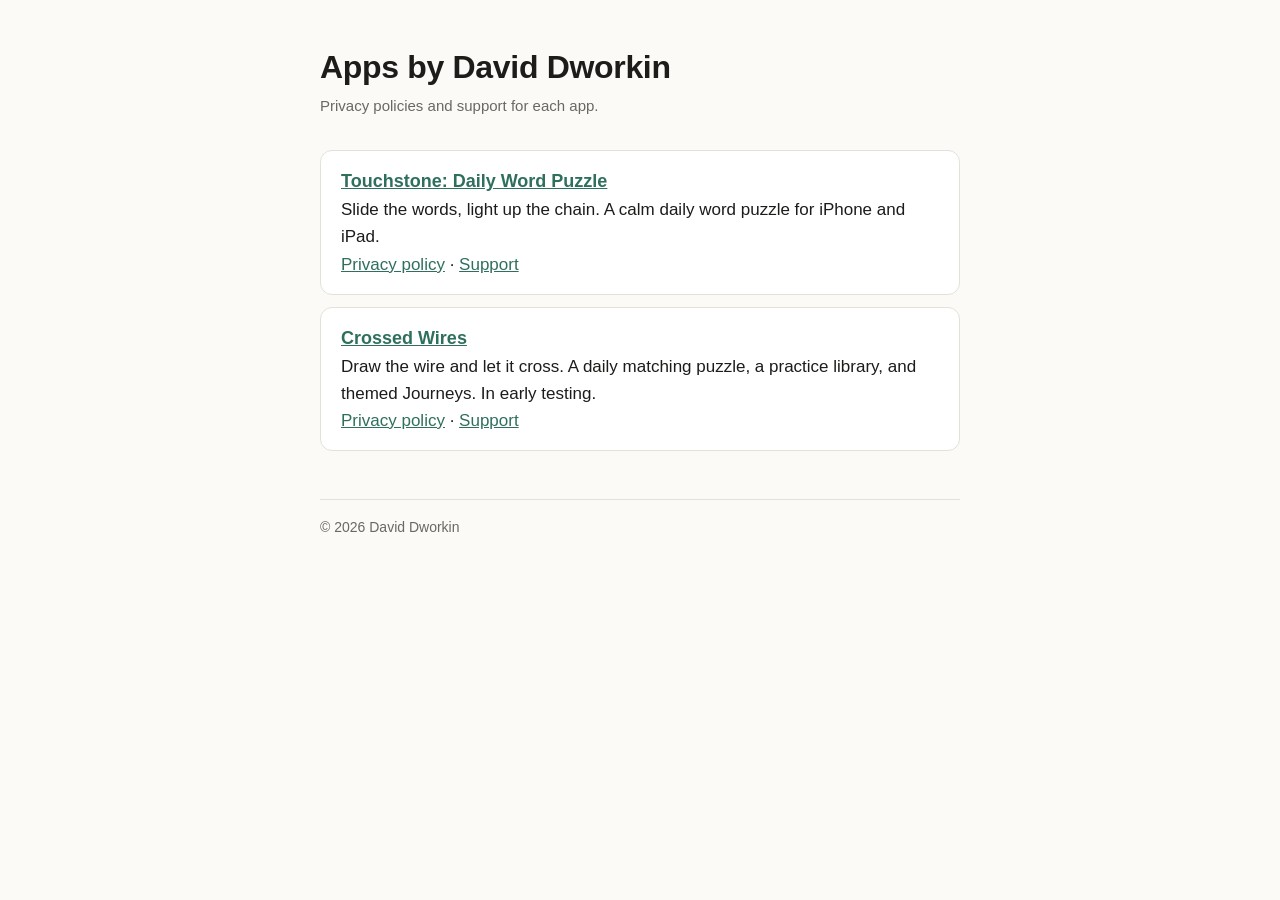
<file: index.html>
<!doctype html>
<html lang="en">
<head>
  <meta charset="utf-8">
  <meta name="viewport" content="width=device-width, initial-scale=1">
  <title>Apps by David Dworkin</title>
  <meta name="description" content="Privacy policies and support for apps by David Dworkin.">
  <link rel="stylesheet" href="/assets/site.css">
</head>
<body>
<main>
  <header>
    <h1>Apps by David Dworkin</h1>
    <p class="meta">Privacy policies and support for each app.</p>
  </header>

  <ul class="apps">
    <li>
      <strong><a href="/touchstone/">Touchstone: Daily Word Puzzle</a></strong>
      Slide the words, light up the chain. A calm daily word puzzle for iPhone and iPad.<br>
      <a href="/touchstone/privacy/">Privacy policy</a> · <a href="/touchstone/support/">Support</a>
    </li>
    <li>
      <strong><a href="/crossedwires/">Crossed Wires</a></strong>
      Draw the wire and let it cross. A daily matching puzzle, a practice library, and themed Journeys. In early testing.<br>
      <a href="/crossedwires/privacy/">Privacy policy</a> · <a href="/crossedwires/support/">Support</a>
    </li>
  </ul>

  <footer>© 2026 David Dworkin</footer>
</main>
</body>
</html>
</file>
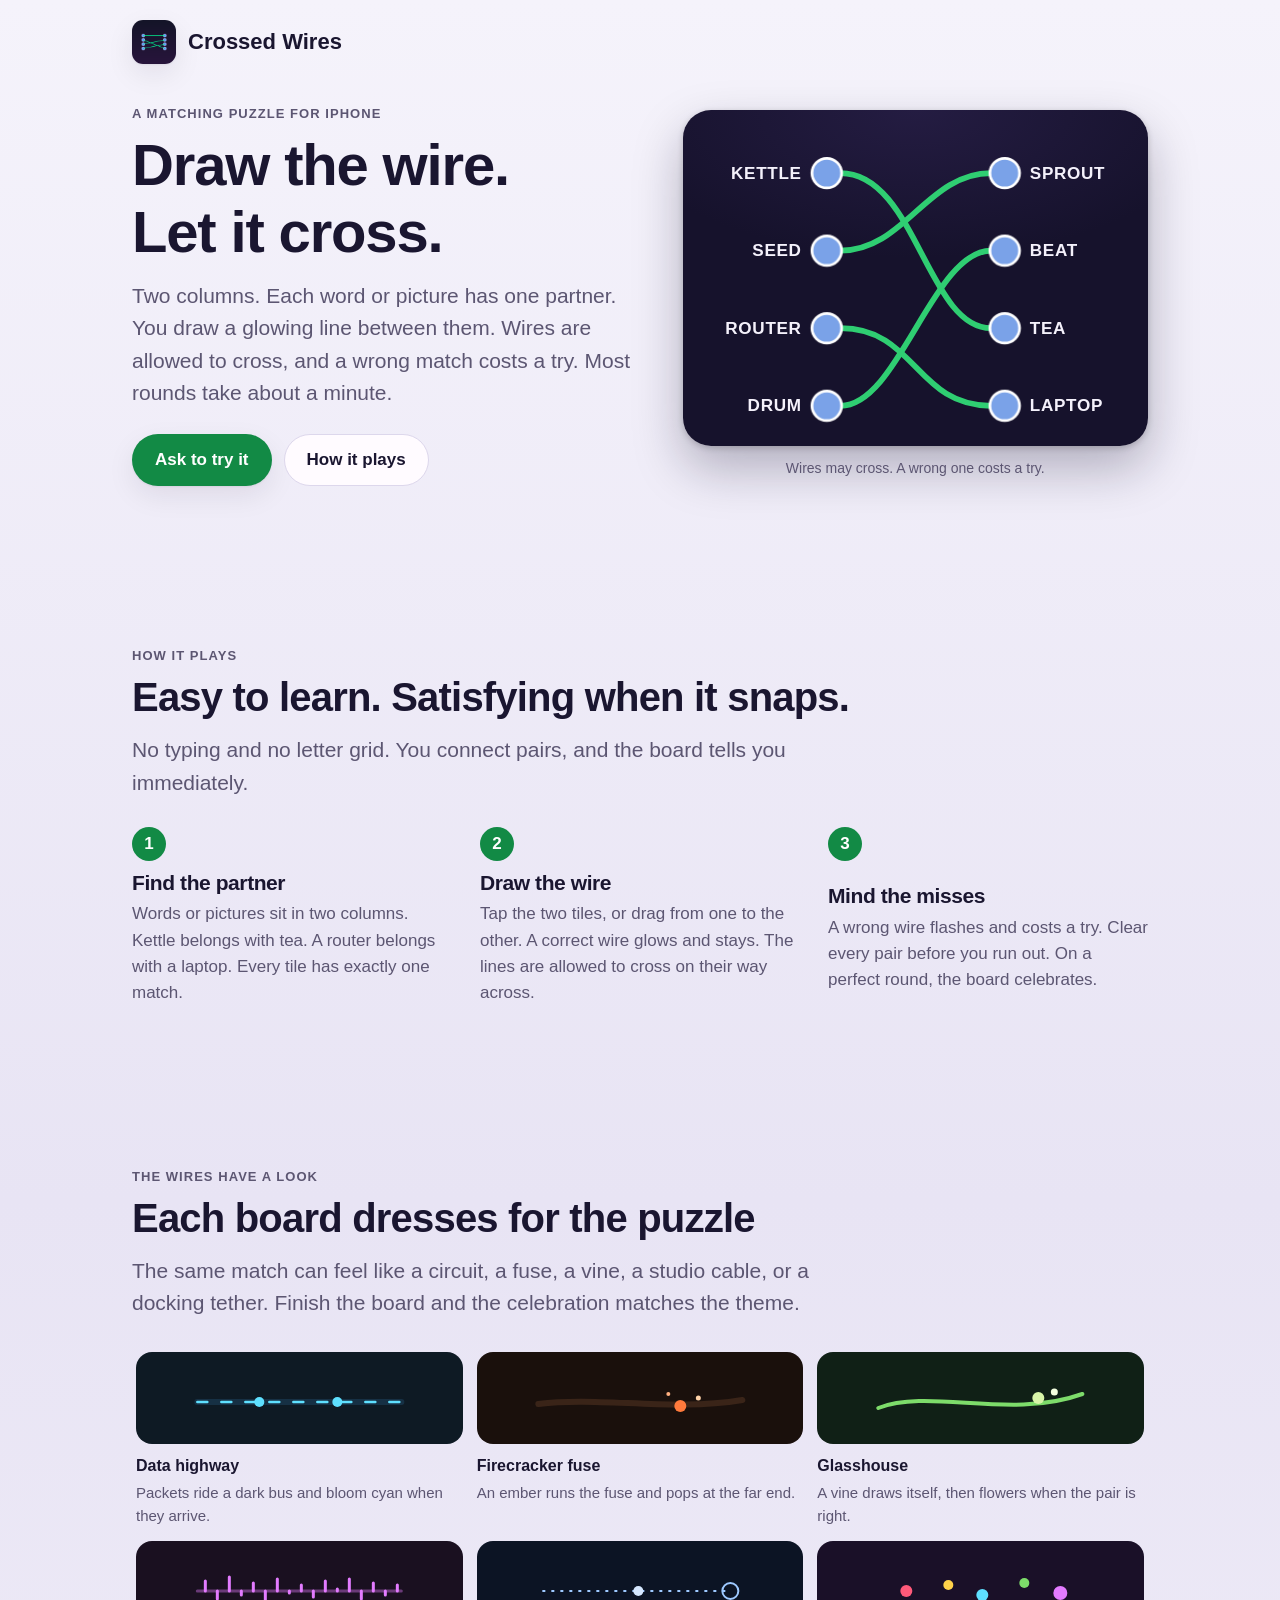
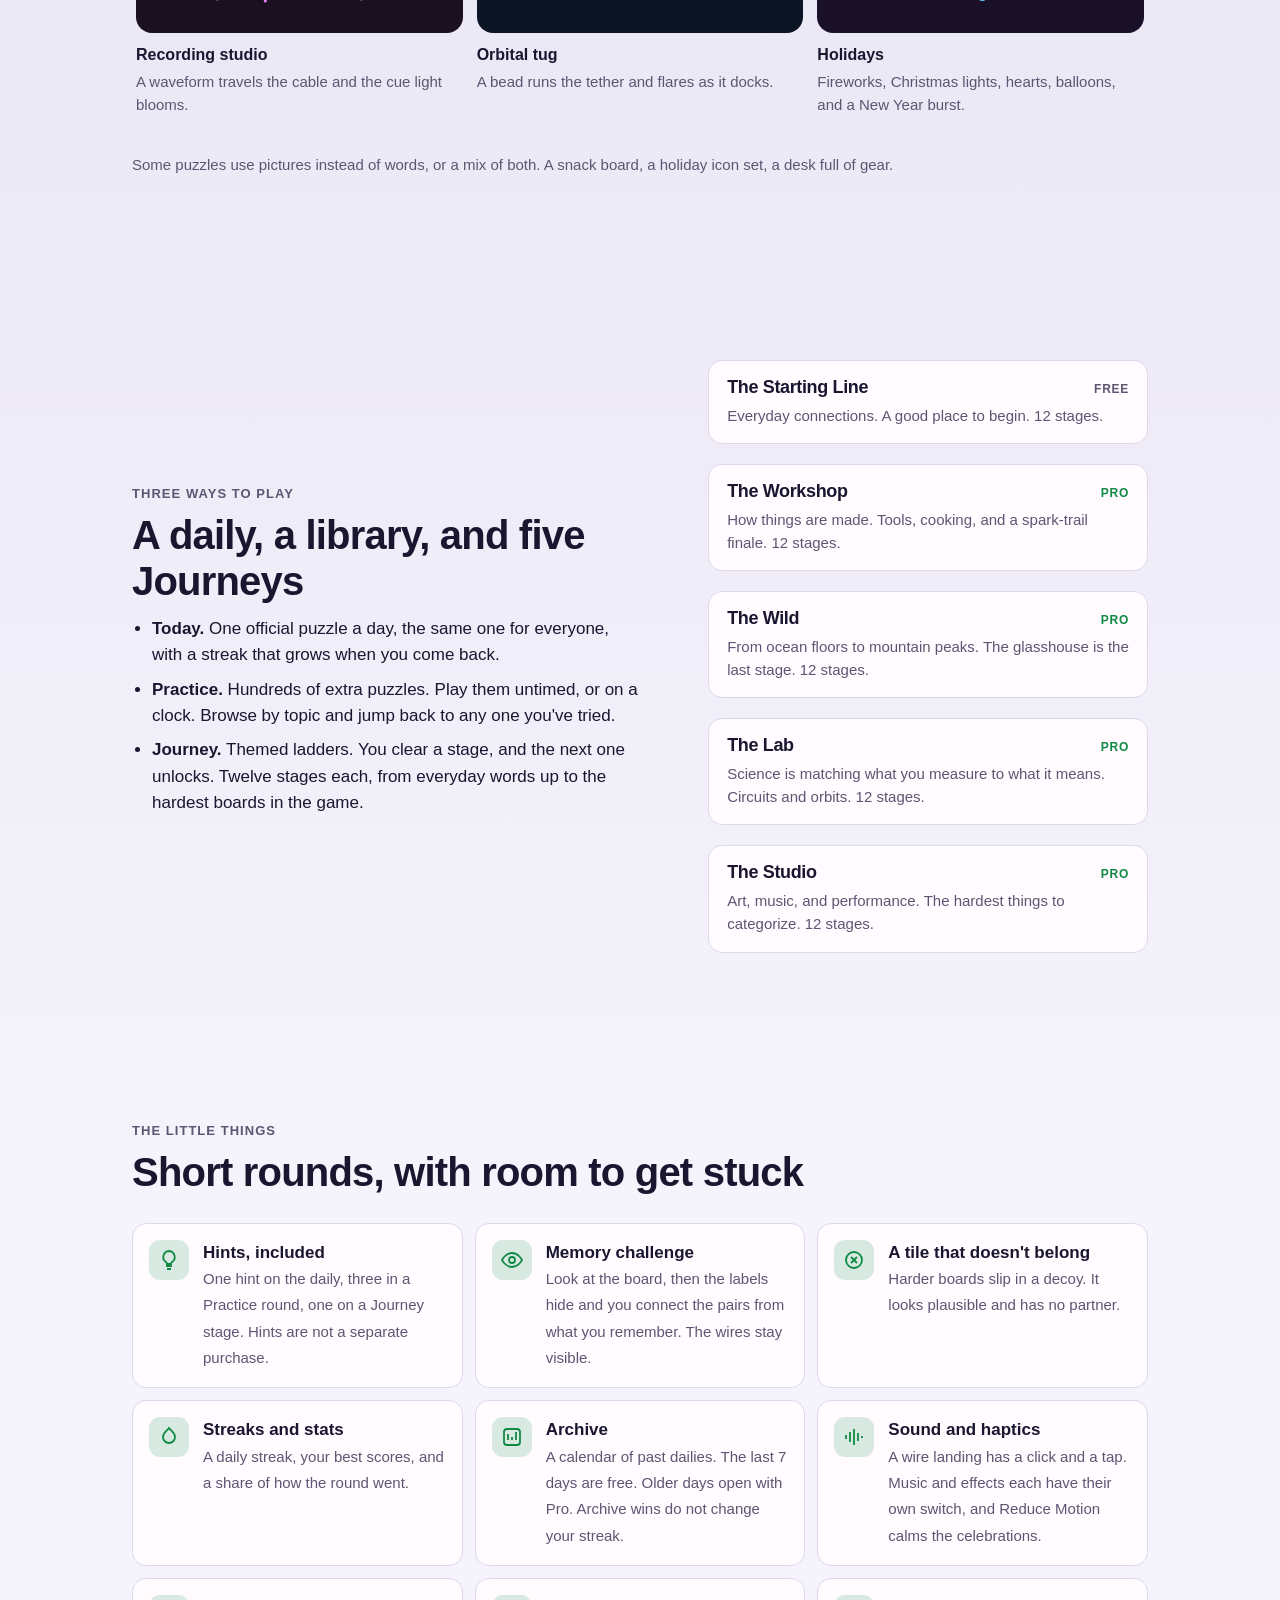
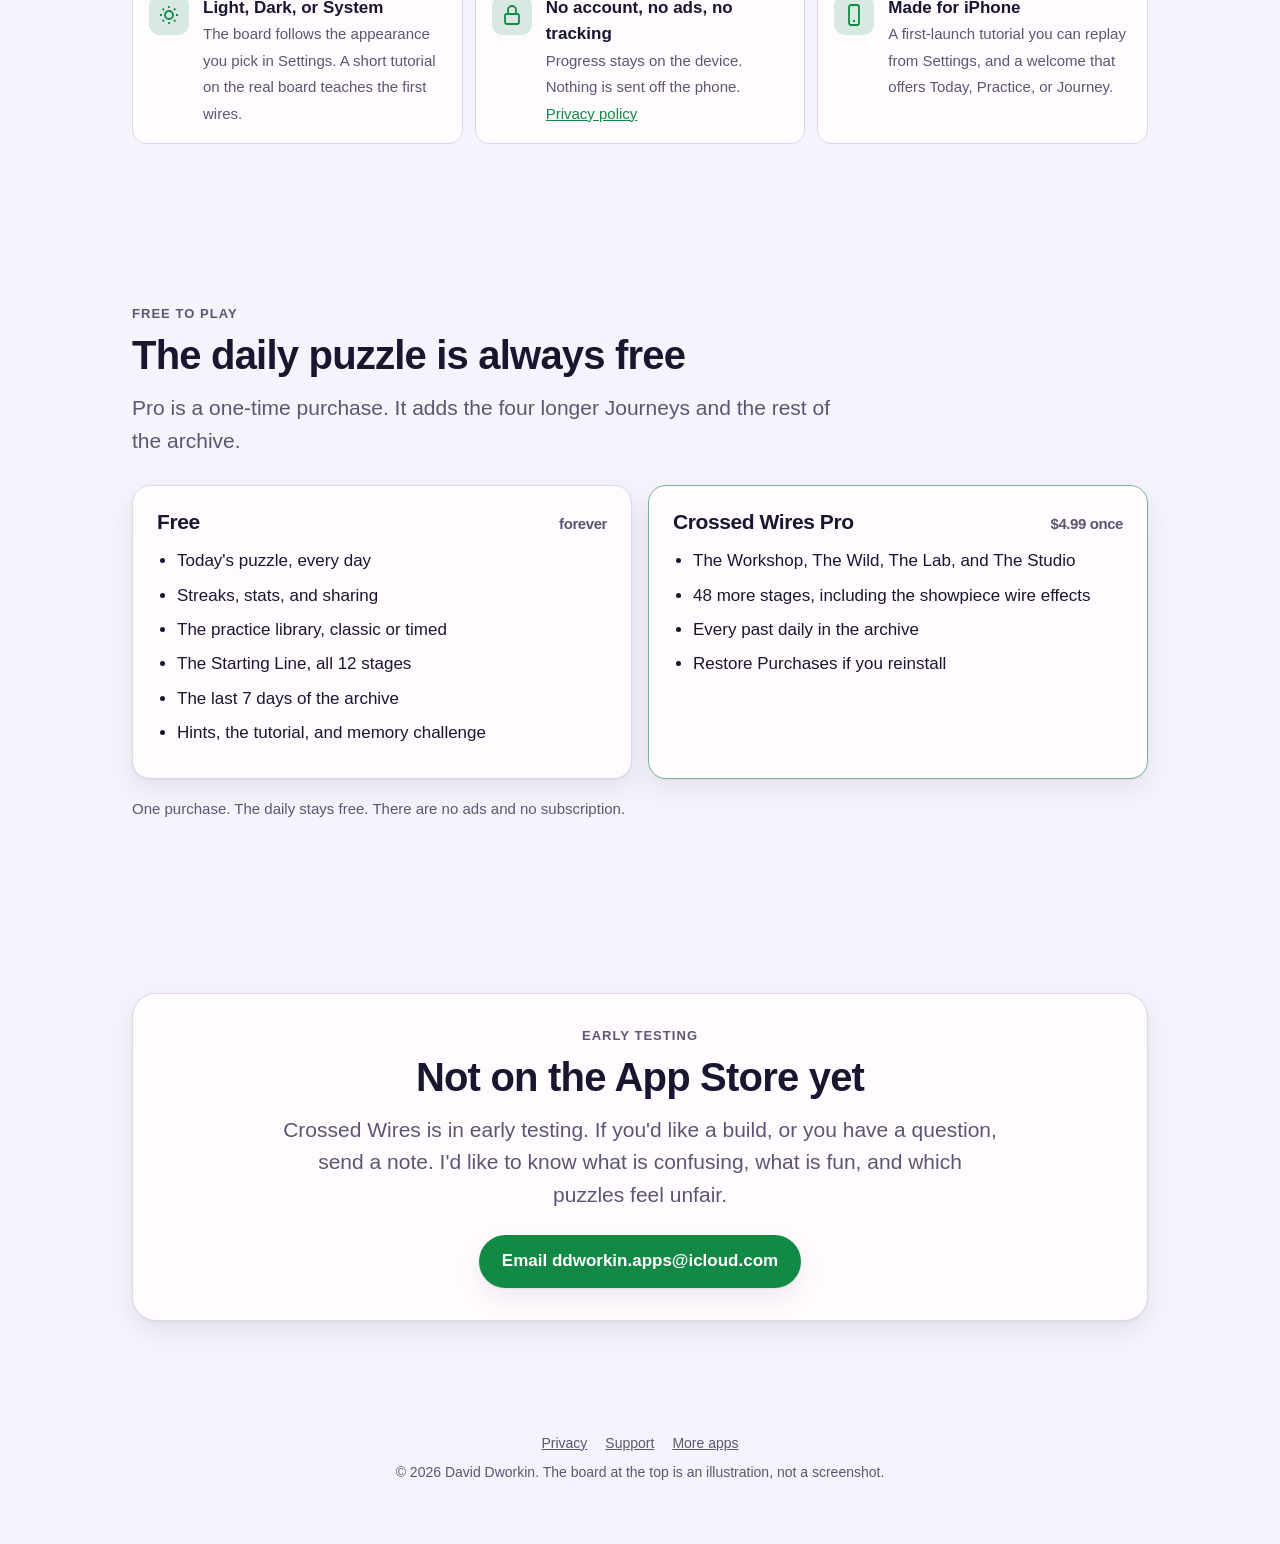
<file: crossedwires/index.html>
<!doctype html>
<html lang="en">
<head>
  <meta charset="utf-8">
  <meta name="viewport" content="width=device-width, initial-scale=1, viewport-fit=cover">
  <title>Crossed Wires: Matching Puzzle</title>
  <meta name="description" content="A matching puzzle for iPhone. Connect each word or picture to its partner with a glowing wire. A new puzzle every day. Free to play, with an optional one-time Pro unlock.">
  <meta name="theme-color" content="#f5f3fb" media="(prefers-color-scheme: light)">
  <meta name="theme-color" content="#100e1c" media="(prefers-color-scheme: dark)">
  <link rel="icon" href="/crossedwires/media/icon.png">
  <link rel="apple-touch-icon" href="/crossedwires/media/icon.png">
  <meta property="og:type" content="website">
  <meta property="og:title" content="Crossed Wires: Matching Puzzle">
  <meta property="og:description" content="Connect each pair with a glowing wire. Wires may cross. A wrong one costs a try.">
  <meta property="og:url" content="https://ddworkin.github.io/crossedwires/">
  <meta property="og:image" content="https://ddworkin.github.io/crossedwires/media/icon.png">
  <meta name="twitter:card" content="summary_large_image">
  <link rel="stylesheet" href="/crossedwires/landing.css">
</head>
<body>
<a class="skip" href="#main">Skip to content</a>

<header class="wrap brand">
  <img src="/crossedwires/media/icon.png" alt="" width="44" height="44">
  <span>Crossed Wires</span>
</header>

<main id="main">

  <section class="wrap hero" aria-labelledby="hero-title">
    <div>
      <p class="eyebrow">A matching puzzle for iPhone</p>
      <h1 id="hero-title">Draw the wire.<br>Let it cross.</h1>
      <p class="lede">Two columns. Each word or picture has one partner. You draw a glowing line between them. Wires are allowed to cross, and a wrong match costs a try. Most rounds take about a minute.</p>
      <div class="actions">
        <a class="btn btn-primary" href="mailto:ddworkin.apps@icloud.com?subject=Crossed%20Wires%3A%20I%27d%20like%20to%20try%20it">Ask to try it</a>
        <a class="btn btn-secondary" href="#how">How it plays</a>
      </div>
    </div>
    <figure class="board-wrap">
      <div class="board">
        <svg viewBox="0 0 380 260" role="img" aria-labelledby="board-title" width="380" height="260">
          <title id="board-title">An illustrated solved board. Kettle connects to tea, seed to sprout, router to laptop, and drum to beat. The wires cross.</title>
          <path class="wire" pathLength="100" d="M124 36 C 190 36, 200 172, 256 172"/>
          <path class="wire" pathLength="100" d="M124 104 C 180 104, 200 36, 256 36"/>
          <path class="wire" pathLength="100" d="M124 172 C 190 172, 190 240, 256 240"/>
          <path class="wire" pathLength="100" d="M124 240 C 175 240, 205 104, 256 104"/>
          <circle class="node" cx="112" cy="36" r="13"/>
          <circle class="node" cx="112" cy="104" r="13"/>
          <circle class="node" cx="112" cy="172" r="13"/>
          <circle class="node" cx="112" cy="240" r="13"/>
          <circle class="node" cx="268" cy="36" r="13"/>
          <circle class="node" cx="268" cy="104" r="13"/>
          <circle class="node" cx="268" cy="172" r="13"/>
          <circle class="node" cx="268" cy="240" r="13"/>
          <text class="label" x="90" y="41" text-anchor="end">KETTLE</text>
          <text class="label" x="90" y="109" text-anchor="end">SEED</text>
          <text class="label" x="90" y="177" text-anchor="end">ROUTER</text>
          <text class="label" x="90" y="245" text-anchor="end">DRUM</text>
          <text class="label" x="290" y="41" text-anchor="start">SPROUT</text>
          <text class="label" x="290" y="109" text-anchor="start">BEAT</text>
          <text class="label" x="290" y="177" text-anchor="start">TEA</text>
          <text class="label" x="290" y="245" text-anchor="start">LAPTOP</text>
        </svg>
      </div>
      <figcaption class="caption">Wires may cross. A wrong one costs a try.</figcaption>
    </figure>
  </section>

  <section id="how" class="wrap" aria-labelledby="how-title">
    <p class="eyebrow">How it plays</p>
    <h2 id="how-title">Easy to learn. Satisfying when it snaps.</h2>
    <p class="lede">No typing and no letter grid. You connect pairs, and the board tells you immediately.</p>
    <ol class="steps">
      <li>
        <span class="step-num" aria-hidden="true">1</span>
        <div>
          <h3>Find the partner</h3>
          <p>Words or pictures sit in two columns. Kettle belongs with tea. A router belongs with a laptop. Every tile has exactly one match.</p>
        </div>
      </li>
      <li>
        <span class="step-num" aria-hidden="true">2</span>
        <div>
          <h3>Draw the wire</h3>
          <p>Tap the two tiles, or drag from one to the other. A correct wire glows and stays. The lines are allowed to cross on their way across.</p>
        </div>
      </li>
      <li>
        <span class="step-num" aria-hidden="true">3</span>
        <div>
          <h3>Mind the misses</h3>
          <p>A wrong wire flashes and costs a try. Clear every pair before you run out. On a perfect round, the board celebrates.</p>
        </div>
      </li>
    </ol>
  </section>

  <section id="themes" class="wrap" aria-labelledby="themes-title">
    <p class="eyebrow">The wires have a look</p>
    <h2 id="themes-title">Each board dresses for the puzzle</h2>
    <p class="lede">The same match can feel like a circuit, a fuse, a vine, a studio cable, or a docking tether. Finish the board and the celebration matches the theme.</p>
    <ul class="gallery" tabindex="0" aria-label="Wire themes, swipe to see more">
      <li><figure>
        <div class="swatch highway" aria-hidden="true">
          <svg viewBox="0 0 220 48">
            <path d="M8 24 H212" fill="none" stroke="#163044" stroke-width="6" stroke-linecap="round"/>
            <path d="M8 24 H212" fill="none" stroke="#5ee0ff" stroke-width="2.5" stroke-linecap="round" stroke-dasharray="10 14"/>
            <circle cx="70" cy="24" r="5" fill="#5ee0ff"/>
            <circle cx="148" cy="24" r="5" fill="#5ee0ff"/>
          </svg>
        </div>
        <figcaption><strong>Data highway</strong>Packets ride a dark bus and bloom cyan when they arrive.</figcaption>
      </figure></li>
      <li><figure>
        <div class="swatch fuse" aria-hidden="true">
          <svg viewBox="0 0 220 48">
            <path d="M8 26 C 70 18, 140 34, 212 22" fill="none" stroke="#3a2418" stroke-width="6" stroke-linecap="round"/>
            <circle cx="150" cy="28" r="6" fill="#ff7a3c"/>
            <circle cx="168" cy="20" r="2.5" fill="#ffd2a8"/>
            <circle cx="138" cy="16" r="2" fill="#ffb080"/>
          </svg>
        </div>
        <figcaption><strong>Firecracker fuse</strong>An ember runs the fuse and pops at the far end.</figcaption>
      </figure></li>
      <li><figure>
        <div class="swatch glass" aria-hidden="true">
          <svg viewBox="0 0 220 48">
            <path d="M8 30 C 60 10, 140 42, 212 16" fill="none" stroke="#7ddc6a" stroke-width="4" stroke-linecap="round"/>
            <circle cx="168" cy="20" r="6" fill="#d8f5a8"/>
            <circle cx="184" cy="14" r="3.5" fill="#f3ffe0"/>
          </svg>
        </div>
        <figcaption><strong>Glasshouse</strong>A vine draws itself, then flowers when the pair is right.</figcaption>
      </figure></li>
      <li><figure>
        <div class="swatch studio" aria-hidden="true">
          <svg viewBox="0 0 220 48">
            <path d="M8 24 H212" fill="none" stroke="#6a3a78" stroke-width="3" stroke-linecap="round"/>
            <path d="M16 24 V14 M28 24 V32 M40 24 V10 M52 24 V28 M64 24 V16 M76 24 V34 M88 24 V12 M100 24 V26 M112 24 V18 M124 24 V30 M136 24 V14 M148 24 V22 M160 24 V12 M172 24 V32 M184 24 V16 M196 24 V28 M208 24 V18" stroke="#e37bff" stroke-width="3" stroke-linecap="round"/>
          </svg>
        </div>
        <figcaption><strong>Recording studio</strong>A waveform travels the cable and the cue light blooms.</figcaption>
      </figure></li>
      <li><figure>
        <div class="swatch orbit" aria-hidden="true">
          <svg viewBox="0 0 220 48">
            <path d="M12 24 H200" fill="none" stroke="#9ec9ff" stroke-width="2" stroke-dasharray="3 6"/>
            <circle cx="108" cy="24" r="5" fill="#d6e8ff"/>
            <circle cx="200" cy="24" r="8" fill="none" stroke="#9ec9ff" stroke-width="2"/>
          </svg>
        </div>
        <figcaption><strong>Orbital tug</strong>A bead runs the tether and flares as it docks.</figcaption>
      </figure></li>
      <li><figure>
        <div class="swatch holiday" aria-hidden="true">
          <svg viewBox="0 0 220 48">
            <circle cx="36" cy="24" r="6" fill="#ff5a7a"/>
            <circle cx="78" cy="18" r="5" fill="#ffd24a"/>
            <circle cx="112" cy="28" r="6" fill="#5ee0ff"/>
            <circle cx="154" cy="16" r="5" fill="#7ddc6a"/>
            <circle cx="190" cy="26" r="7" fill="#e37bff"/>
          </svg>
        </div>
        <figcaption><strong>Holidays</strong>Fireworks, Christmas lights, hearts, balloons, and a New Year burst.</figcaption>
      </figure></li>
    </ul>
    <p class="promise">Some puzzles use pictures instead of words, or a mix of both. A snack board, a holiday icon set, a desk full of gear.</p>
  </section>

  <section class="wrap" aria-labelledby="modes-title">
    <div class="feature">
      <div>
        <p class="eyebrow">Three ways to play</p>
        <h2 id="modes-title">A daily, a library, and five Journeys</h2>
        <ul class="modes">
          <li><strong>Today.</strong> One official puzzle a day, the same one for everyone, with a streak that grows when you come back.</li>
          <li><strong>Practice.</strong> Hundreds of extra puzzles. Play them untimed, or on a clock. Browse by topic and jump back to any one you've tried.</li>
          <li><strong>Journey.</strong> Themed ladders. You clear a stage, and the next one unlocks. Twelve stages each, from everyday words up to the hardest boards in the game.</li>
        </ul>
      </div>
      <ul class="journeys">
        <li>
          <h3>The Starting Line <span class="badge">Free</span></h3>
          <p>Everyday connections. A good place to begin. 12 stages.</p>
        </li>
        <li>
          <h3>The Workshop <span class="badge pro">Pro</span></h3>
          <p>How things are made. Tools, cooking, and a spark-trail finale. 12 stages.</p>
        </li>
        <li>
          <h3>The Wild <span class="badge pro">Pro</span></h3>
          <p>From ocean floors to mountain peaks. The glasshouse is the last stage. 12 stages.</p>
        </li>
        <li>
          <h3>The Lab <span class="badge pro">Pro</span></h3>
          <p>Science is matching what you measure to what it means. Circuits and orbits. 12 stages.</p>
        </li>
        <li>
          <h3>The Studio <span class="badge pro">Pro</span></h3>
          <p>Art, music, and performance. The hardest things to categorize. 12 stages.</p>
        </li>
      </ul>
    </div>
  </section>

  <section class="wrap" aria-labelledby="extras-title">
    <p class="eyebrow">The little things</p>
    <h2 id="extras-title">Short rounds, with room to get stuck</h2>
    <ul class="extras">
      <li>
        <svg viewBox="0 0 24 24" fill="none" stroke="currentColor" stroke-width="1.8" aria-hidden="true"><path d="M9 18h6M10 21h4"/><path d="M12 3a6 6 0 0 0-3 11c.5.5 1 1.2 1 2h4c0-.8.5-1.5 1-2a6 6 0 0 0-3-11z"/></svg>
        <div><strong>Hints, included</strong><span>One hint on the daily, three in a Practice round, one on a Journey stage. Hints are not a separate purchase.</span></div>
      </li>
      <li>
        <svg viewBox="0 0 24 24" fill="none" stroke="currentColor" stroke-width="1.8" aria-hidden="true"><path d="M2 12s3.5-7 10-7 10 7 10 7-3.5 7-10 7S2 12 2 12z"/><circle cx="12" cy="12" r="3"/></svg>
        <div><strong>Memory challenge</strong><span>Look at the board, then the labels hide and you connect the pairs from what you remember. The wires stay visible.</span></div>
      </li>
      <li>
        <svg viewBox="0 0 24 24" fill="none" stroke="currentColor" stroke-width="1.8" aria-hidden="true"><circle cx="12" cy="12" r="8"/><path d="M9 9l6 6M15 9l-6 6"/></svg>
        <div><strong>A tile that doesn't belong</strong><span>Harder boards slip in a decoy. It looks plausible and has no partner.</span></div>
      </li>
      <li>
        <svg viewBox="0 0 24 24" fill="none" stroke="currentColor" stroke-width="1.8" aria-hidden="true"><path d="M12 3c2 3 6 4 6 9a6 6 0 0 1-12 0c0-5 4-6 6-9z"/></svg>
        <div><strong>Streaks and stats</strong><span>A daily streak, your best scores, and a share of how the round went.</span></div>
      </li>
      <li>
        <svg viewBox="0 0 24 24" fill="none" stroke="currentColor" stroke-width="1.8" aria-hidden="true"><rect x="4" y="4" width="16" height="16" rx="3"/><path d="M8 15V9M12 15v-3M16 15V7"/></svg>
        <div><strong>Archive</strong><span>A calendar of past dailies. The last 7 days are free. Older days open with Pro. Archive wins do not change your streak.</span></div>
      </li>
      <li>
        <svg viewBox="0 0 24 24" fill="none" stroke="currentColor" stroke-width="1.8" aria-hidden="true"><path d="M4 10v4M8 7v10M12 4v16M16 8v8M20 11v2"/></svg>
        <div><strong>Sound and haptics</strong><span>A wire landing has a click and a tap. Music and effects each have their own switch, and Reduce Motion calms the celebrations.</span></div>
      </li>
      <li>
        <svg viewBox="0 0 24 24" fill="none" stroke="currentColor" stroke-width="1.8" aria-hidden="true"><circle cx="12" cy="12" r="4"/><path d="M12 3v2M12 19v2M3 12h2M19 12h2M5.6 5.6l1.4 1.4M17 17l1.4 1.4M18.4 5.6L17 7M7 17l-1.4 1.4"/></svg>
        <div><strong>Light, Dark, or System</strong><span>The board follows the appearance you pick in Settings. A short tutorial on the real board teaches the first wires.</span></div>
      </li>
      <li>
        <svg viewBox="0 0 24 24" fill="none" stroke="currentColor" stroke-width="1.8" aria-hidden="true"><rect x="5" y="11" width="14" height="10" rx="2"/><path d="M8 11V7a4 4 0 0 1 8 0v4"/></svg>
        <div><strong>No account, no ads, no tracking</strong><span>Progress stays on the device. Nothing is sent off the phone. <a href="/crossedwires/privacy/">Privacy policy</a></span></div>
      </li>
      <li>
        <svg viewBox="0 0 24 24" fill="none" stroke="currentColor" stroke-width="1.8" aria-hidden="true"><rect x="7" y="2" width="10" height="20" rx="2"/><path d="M11 18h2"/></svg>
        <div><strong>Made for iPhone</strong><span>A first-launch tutorial you can replay from Settings, and a welcome that offers Today, Practice, or Journey.</span></div>
      </li>
    </ul>
  </section>

  <section id="price" class="wrap" aria-labelledby="price-title">
    <p class="eyebrow">Free to play</p>
    <h2 id="price-title">The daily puzzle is always free</h2>
    <p class="lede">Pro is a one-time purchase. It adds the four longer Journeys and the rest of the archive.</p>
    <div class="plans">
      <div class="plan">
        <h3>Free <span class="price">forever</span></h3>
        <ul>
          <li>Today's puzzle, every day</li>
          <li>Streaks, stats, and sharing</li>
          <li>The practice library, classic or timed</li>
          <li>The Starting Line, all 12 stages</li>
          <li>The last 7 days of the archive</li>
          <li>Hints, the tutorial, and memory challenge</li>
        </ul>
      </div>
      <div class="plan pro">
        <h3>Crossed Wires Pro <span class="price">$4.99 once</span></h3>
        <ul>
          <li>The Workshop, The Wild, The Lab, and The Studio</li>
          <li>48 more stages, including the showpiece wire effects</li>
          <li>Every past daily in the archive</li>
          <li>Restore Purchases if you reinstall</li>
        </ul>
      </div>
    </div>
    <p class="promise">One purchase. The daily stays free. There are no ads and no subscription.</p>
  </section>

  <section id="beta" class="wrap" aria-labelledby="beta-title">
    <div class="beta">
      <p class="eyebrow">Early testing</p>
      <h2 id="beta-title">Not on the App Store yet</h2>
      <p class="lede">Crossed Wires is in early testing. If you'd like a build, or you have a question, send a note. I'd like to know what is confusing, what is fun, and which puzzles feel unfair.</p>
      <div class="actions">
        <a class="btn btn-primary" href="mailto:ddworkin.apps@icloud.com?subject=Crossed%20Wires%3A%20I%27d%20like%20to%20try%20it&amp;body=Hi%20David%2C%0A%0AI%27d%20like%20to%20try%20Crossed%20Wires.%0A%0AMy%20name%3A%20%0A">Email ddworkin.apps@icloud.com</a>
      </div>
    </div>
  </section>

</main>

<footer class="wrap">
  <nav aria-label="Crossed Wires links">
    <a href="/crossedwires/privacy/">Privacy</a>
    <a href="/crossedwires/support/">Support</a>
    <a href="/">More apps</a>
  </nav>
  <p>© 2026 David Dworkin. The board at the top is an illustration, not a screenshot.</p>
</footer>
</body>
</html>
</file>
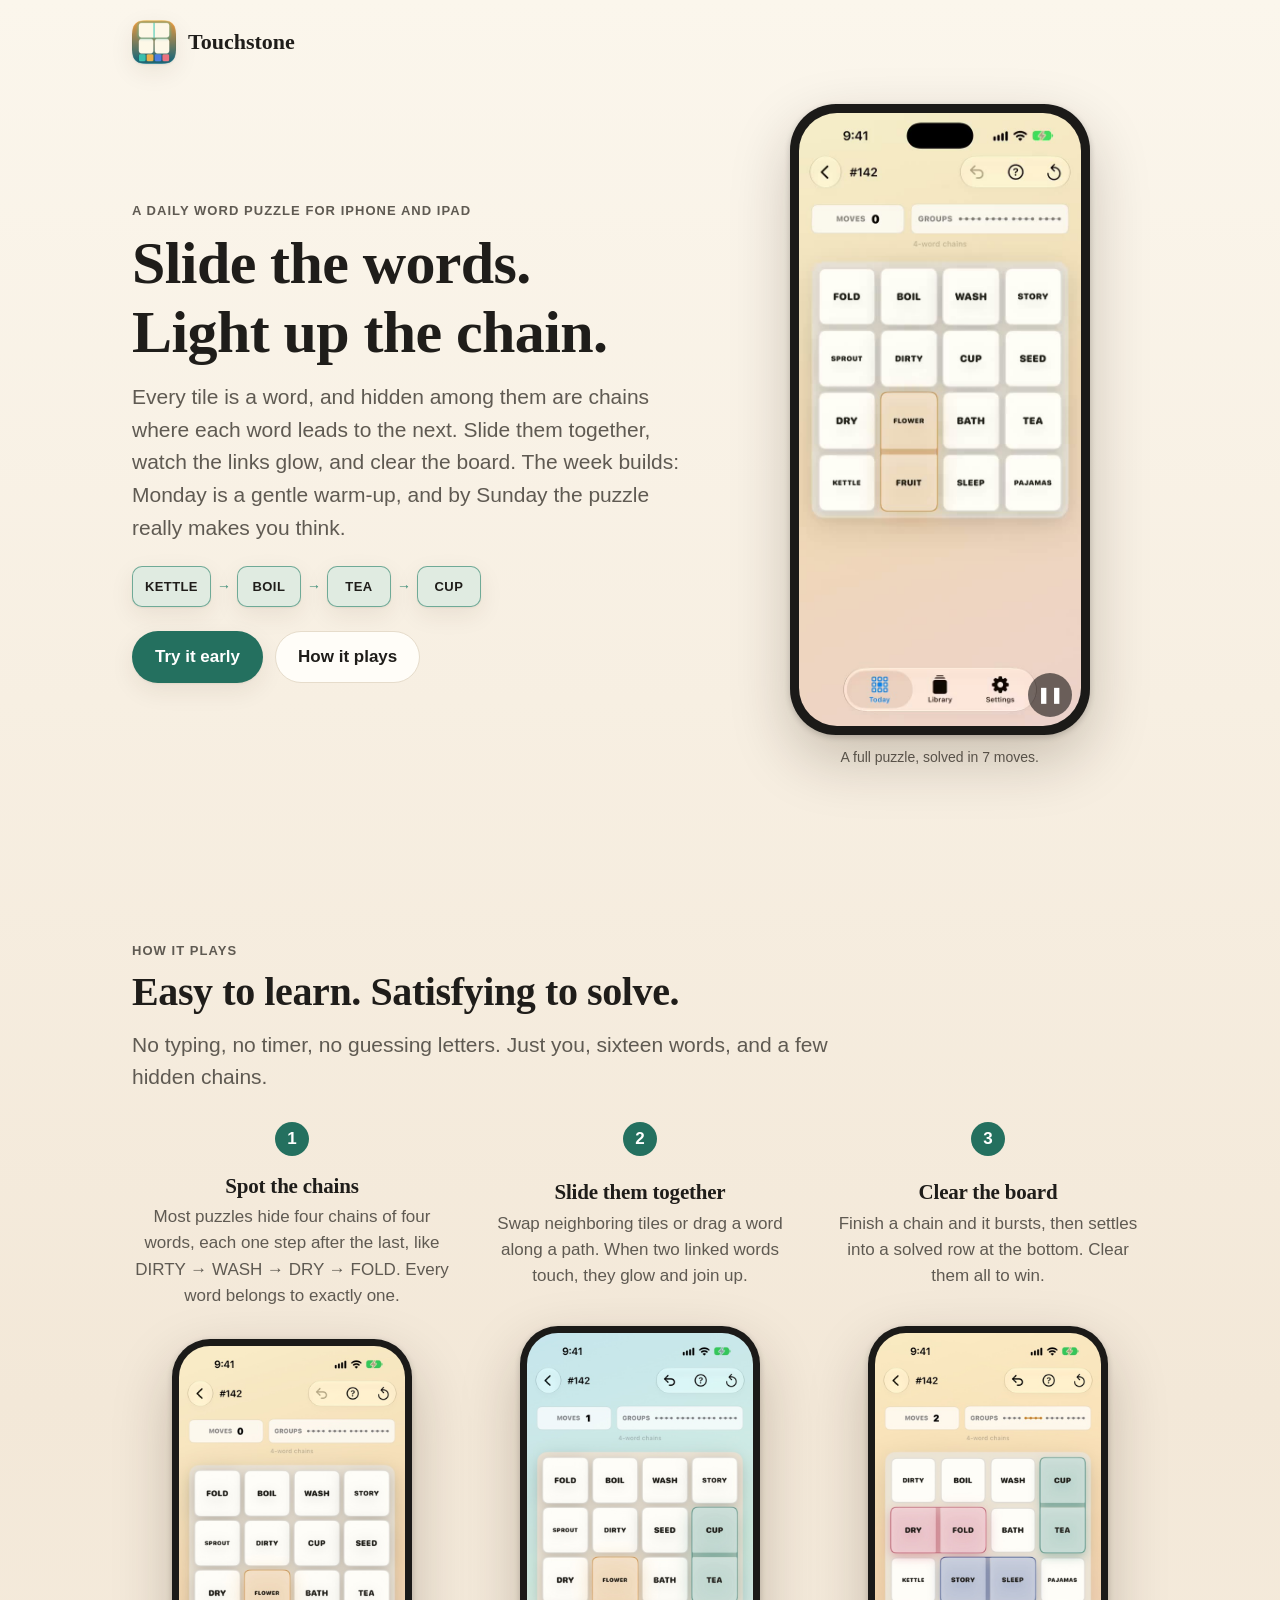
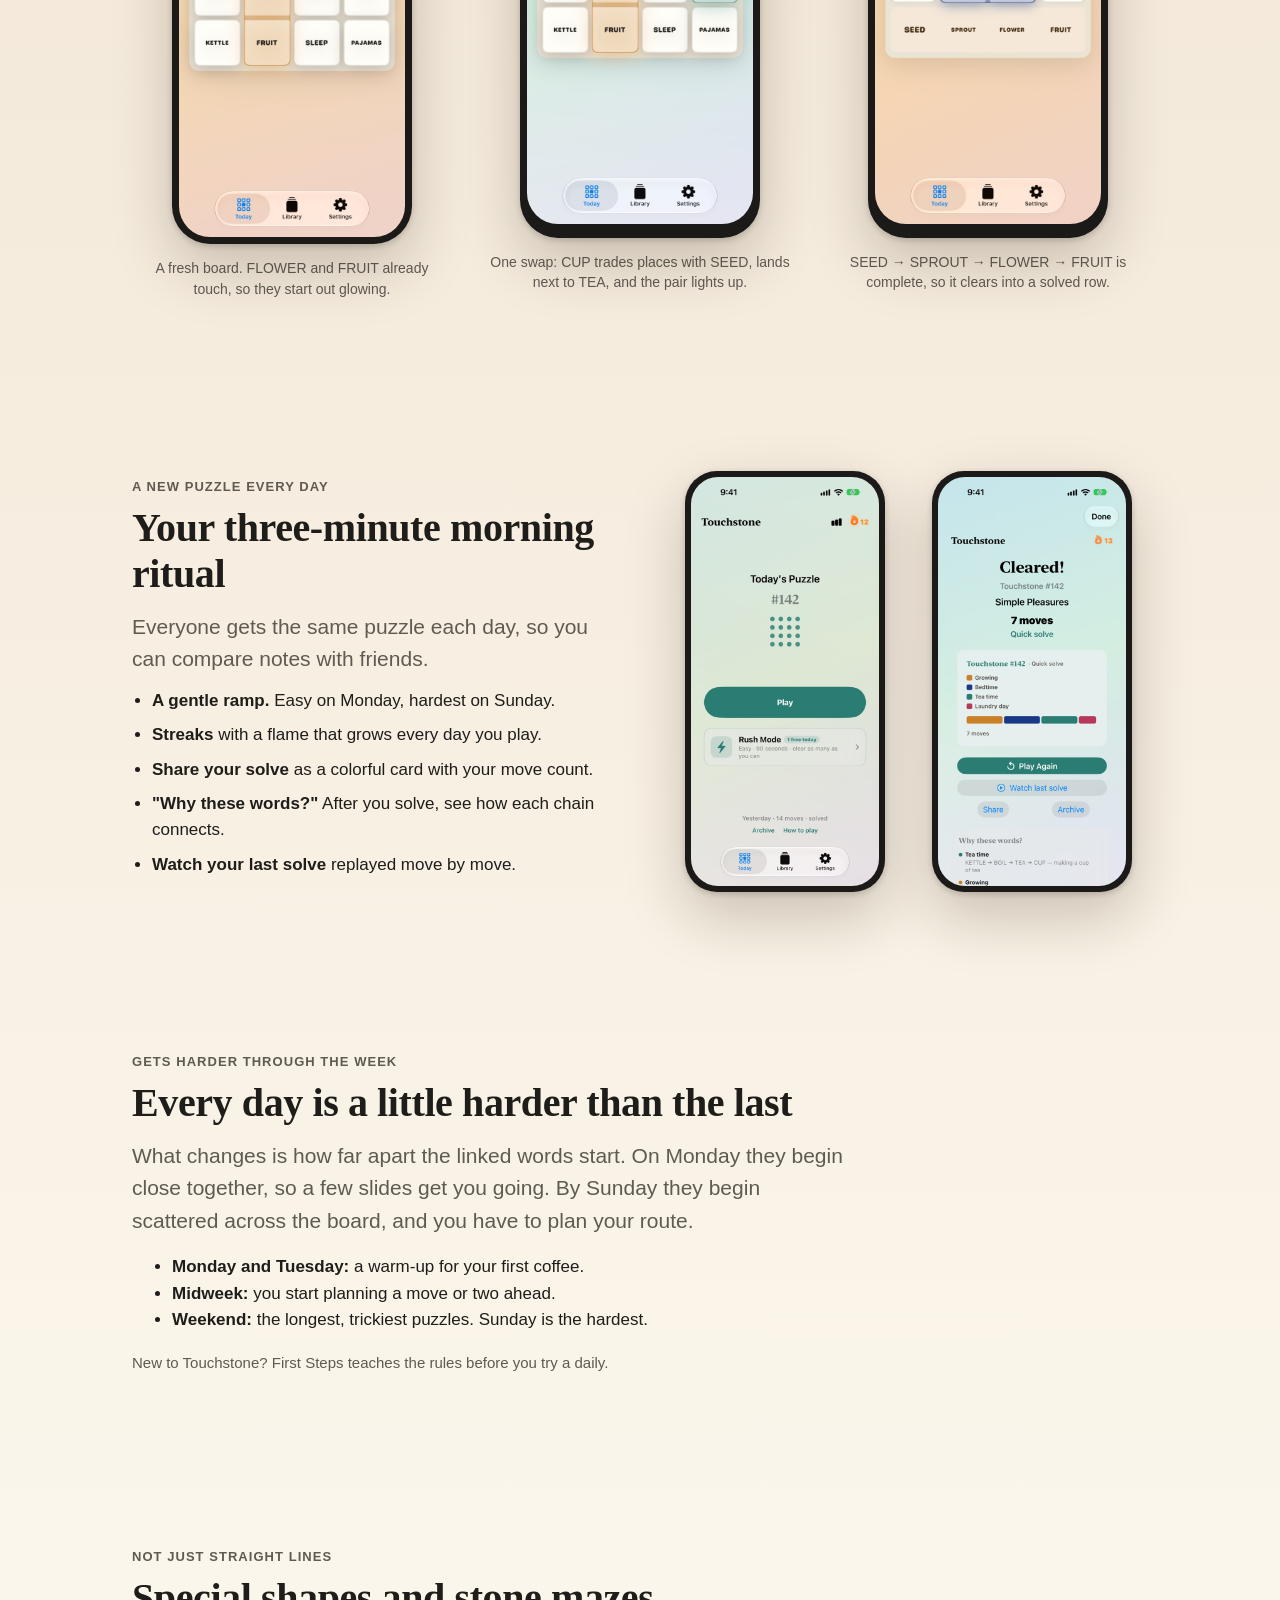
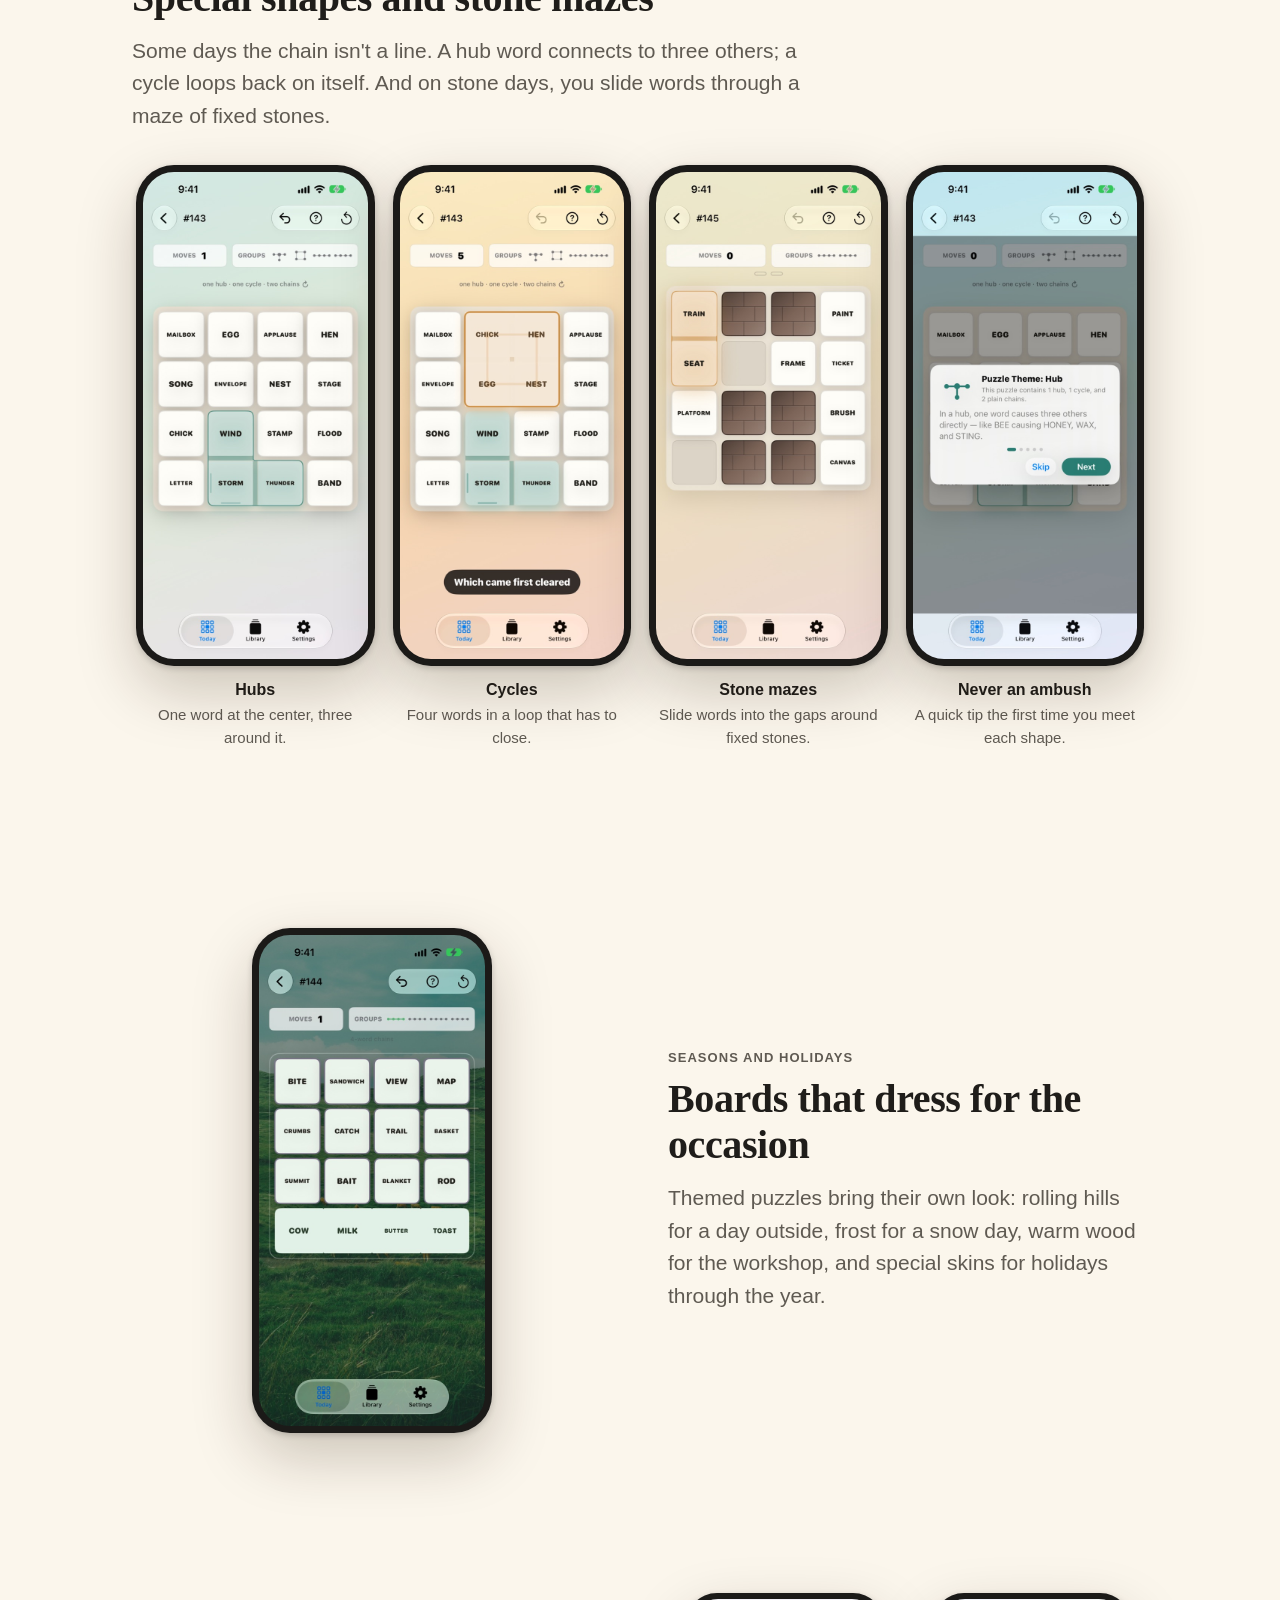
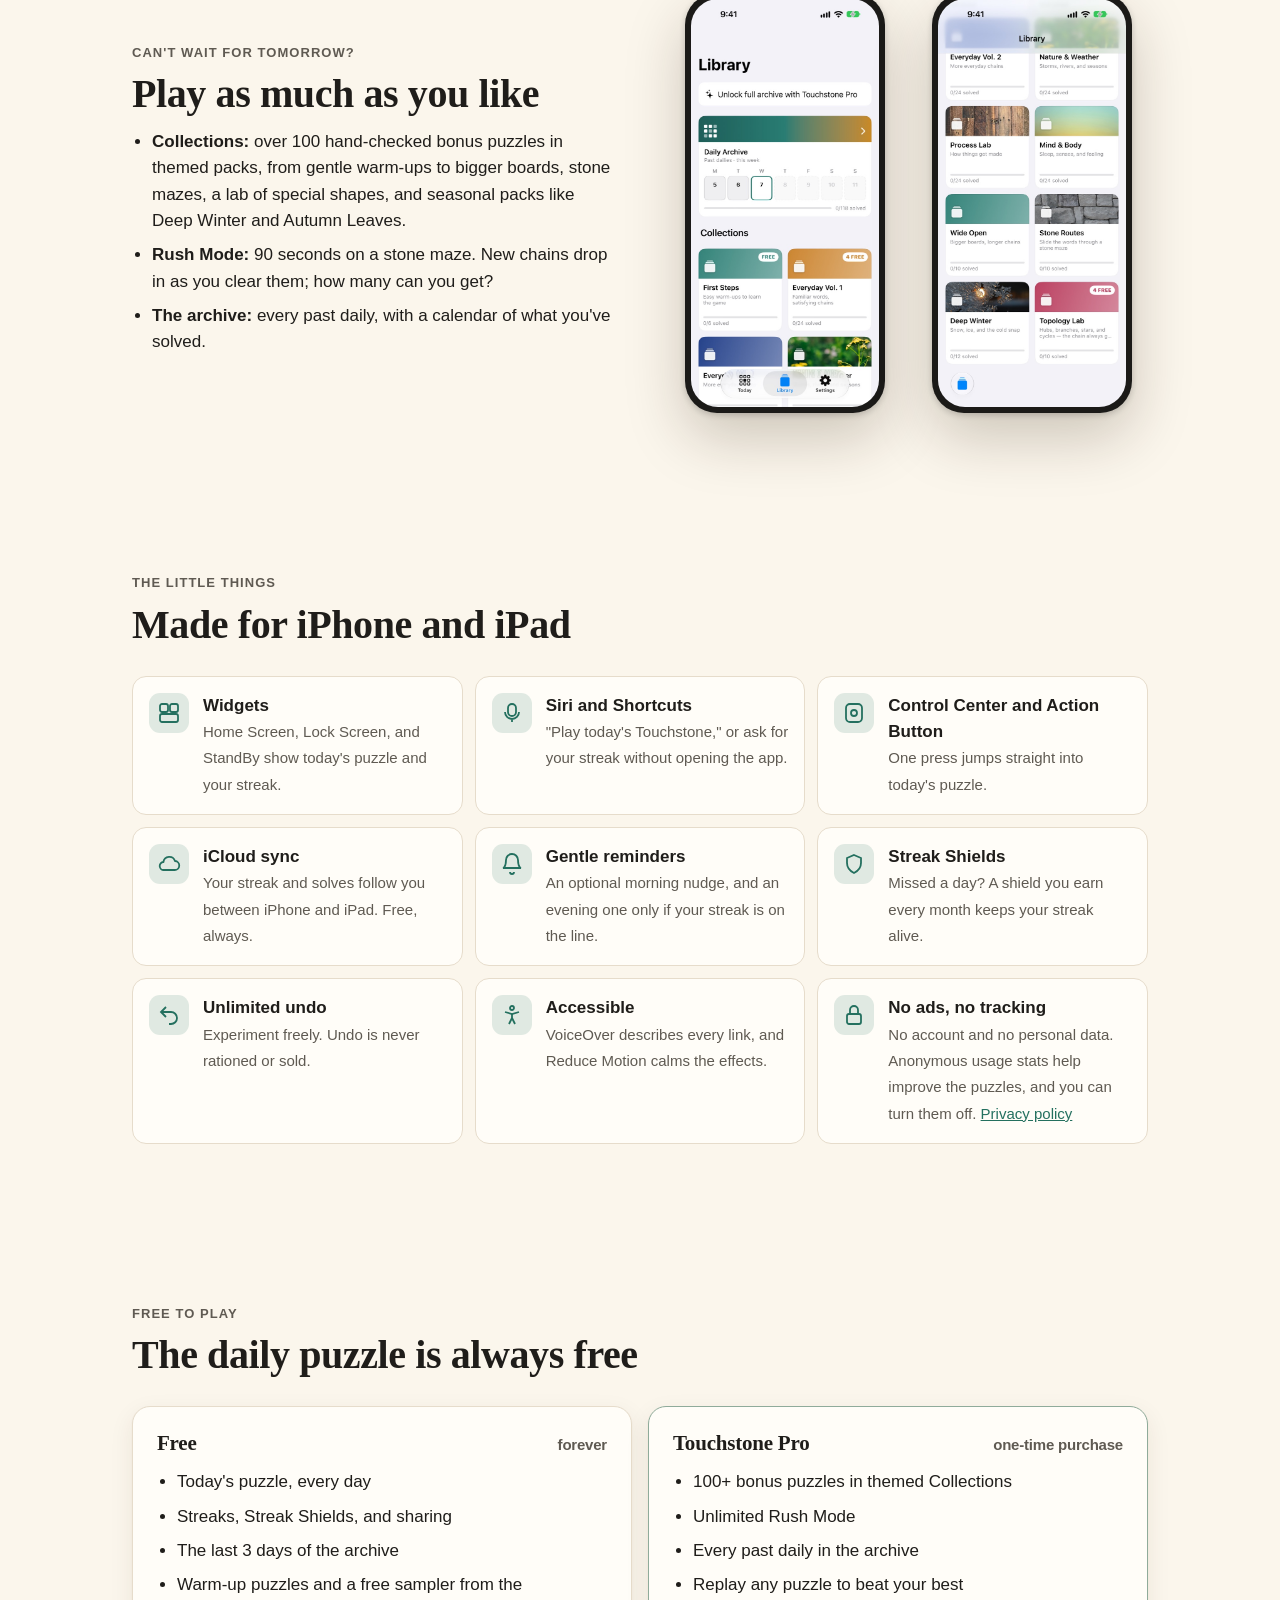
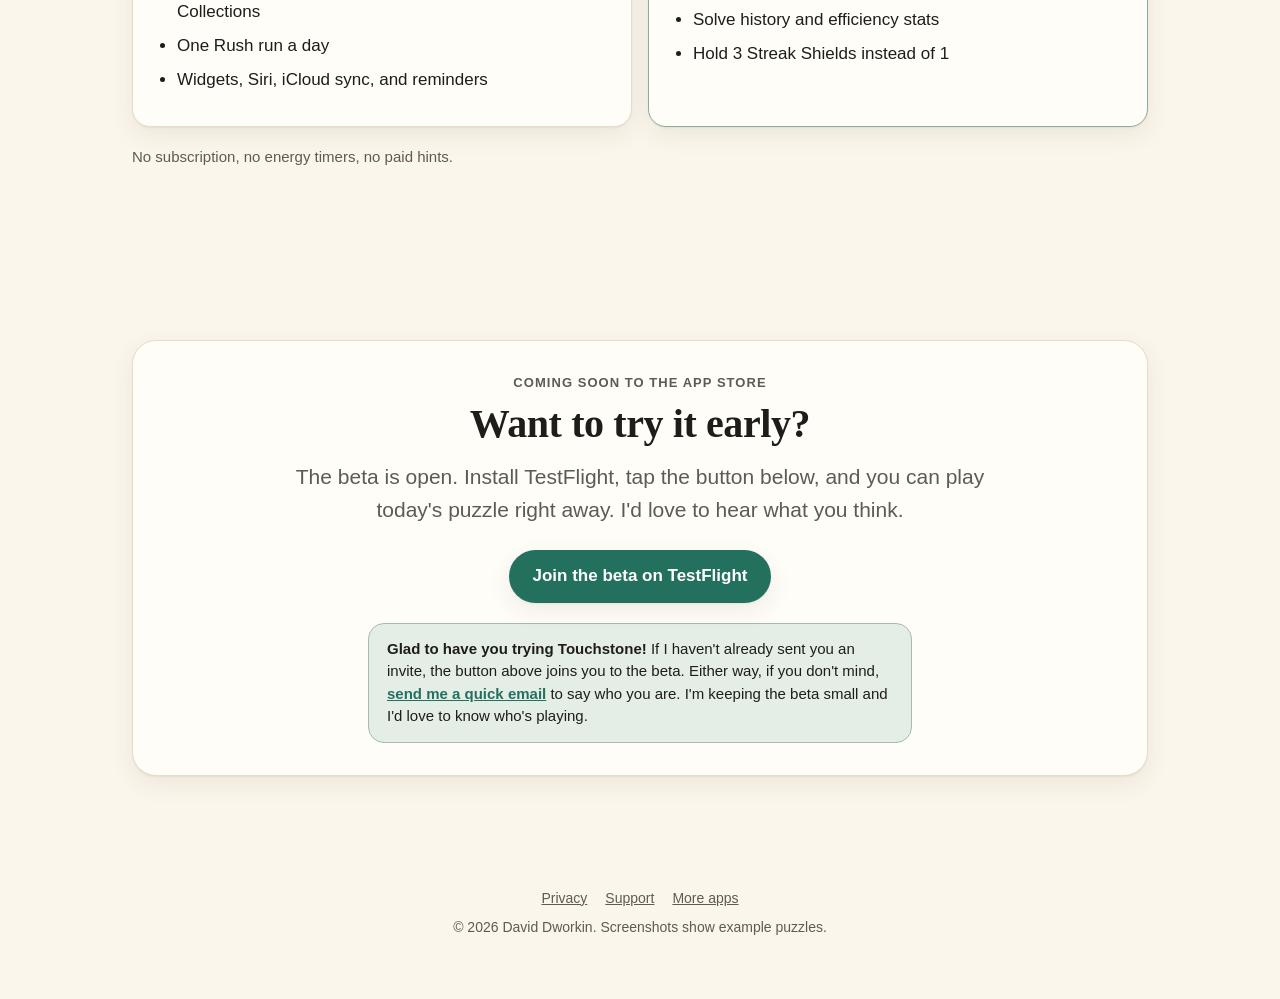
<file: touchstone/index.html>
<!doctype html>
<html lang="en">
<head>
  <meta charset="utf-8">
  <meta name="viewport" content="width=device-width, initial-scale=1, viewport-fit=cover">
  <title>Touchstone: Daily Word Puzzle</title>
  <meta name="description" content="A calm daily word puzzle for iPhone and iPad. Find the hidden word chains, slide them into place, and watch them light up. Free to play every day.">
  <meta name="theme-color" content="#fbf6ec" media="(prefers-color-scheme: light)">
  <meta name="theme-color" content="#161513" media="(prefers-color-scheme: dark)">
  <link rel="icon" href="/touchstone/media/icon.png">
  <link rel="apple-touch-icon" href="/touchstone/media/icon.png">
  <meta property="og:type" content="website">
  <meta property="og:title" content="Touchstone: Daily Word Puzzle">
  <meta property="og:description" content="Find the hidden word chains, slide them into place, and watch them light up. A new puzzle every day.">
  <meta property="og:url" content="https://ddworkin.github.io/touchstone/">
  <meta property="og:image" content="https://ddworkin.github.io/touchstone/media/links.jpg">
  <meta name="twitter:card" content="summary_large_image">
  <link rel="stylesheet" href="/touchstone/landing.css">
</head>
<body>
<a class="skip" href="#main">Skip to content</a>

<header class="wrap brand">
  <img src="/touchstone/media/icon.png" alt="" width="44" height="44">
  <span>Touchstone</span>
</header>

<main id="main">

  <!-- Hero -->
  <section class="wrap hero" aria-labelledby="hero-title">
    <div>
      <p class="eyebrow">A daily word puzzle for iPhone and iPad</p>
      <h1 id="hero-title">Slide the words.<br>Light up the chain.</h1>
      <p class="lede">Every tile is a word, and hidden among them are chains where each word leads to the next. Slide them together, watch the links glow, and clear the board. The week builds: Monday is a gentle warm-up, and by Sunday the puzzle really makes you think.</p>
      <div class="chain" aria-label="Example chain: kettle, boil, tea, cup">
        <span class="tile lit">KETTLE</span><span class="arrow" aria-hidden="true">→</span>
        <span class="tile lit">BOIL</span><span class="arrow" aria-hidden="true">→</span>
        <span class="tile lit">TEA</span><span class="arrow" aria-hidden="true">→</span>
        <span class="tile lit">CUP</span>
      </div>
      <div class="actions">
        <a class="btn btn-primary" href="https://testflight.apple.com/join/3HbEgX55">Try it early</a>
        <a class="btn btn-secondary" href="#how">How it plays</a>
      </div>
    </div>
    <div>
      <div class="phone">
        <video id="gameplay" muted loop playsinline preload="metadata"
               poster="/touchstone/media/gameplay-poster.jpg" width="600" height="1304"
               aria-label="A puzzle being solved: tiles swap, linked words glow, and each finished chain clears into a row at the bottom until the board is solved.">
          <source src="/touchstone/media/gameplay.mp4" type="video/mp4">
        </video>
        <button class="video-toggle" id="video-toggle" type="button" aria-label="Play gameplay video" hidden>▶</button>
      </div>
      <p class="caption">A full puzzle, solved in 7 moves.</p>
    </div>
  </section>

  <!-- How it plays -->
  <section id="how" class="wrap" aria-labelledby="how-title">
    <p class="eyebrow">How it plays</p>
    <h2 id="how-title">Easy to learn. Satisfying to solve.</h2>
    <p class="lede">No typing, no timer, no guessing letters. Just you, sixteen words, and a few hidden chains.</p>
    <ol class="steps">
      <li>
        <span class="step-num" aria-hidden="true">1</span>
        <div>
          <h3>Spot the chains</h3>
          <p>Most puzzles hide four chains of four words, each one step after the last, like DIRTY → WASH → DRY → FOLD. Every word belongs to exactly one.</p>
        </div>
        <div class="phone sm"><img src="/touchstone/media/start.jpg" width="600" height="1304" loading="lazy" decoding="async"
          alt="A scrambled four-by-four board of word tiles: fold, boil, wash, story, sprout, dirty, cup, seed, dry, flower, bath, tea, kettle, fruit, sleep, pajamas. Flower and fruit glow orange."></div>
        <p class="shot-note">A fresh board. FLOWER and FRUIT already touch, so they start out glowing.</p>
      </li>
      <li>
        <span class="step-num" aria-hidden="true">2</span>
        <div>
          <h3>Slide them together</h3>
          <p>Swap neighboring tiles or drag a word along a path. When two linked words touch, they glow and join up.</p>
        </div>
        <div class="phone sm"><img src="/touchstone/media/links.jpg" width="600" height="1304" loading="lazy" decoding="async"
          alt="After one move: cup has swapped places with seed and now sits above tea, and the pair glows green."></div>
        <p class="shot-note">One swap: CUP trades places with SEED, lands next to TEA, and the pair lights up.</p>
      </li>
      <li>
        <span class="step-num" aria-hidden="true">3</span>
        <div>
          <h3>Clear the board</h3>
          <p>Finish a chain and it bursts, then settles into a solved row at the bottom. Clear them all to win.</p>
        </div>
        <div class="phone sm"><img src="/touchstone/media/clear.jpg" width="600" height="1304" loading="lazy" decoding="async"
          alt="Seed, sprout, flower, fruit docked as a solved row at the bottom while other pairs glow above it."></div>
        <p class="shot-note">SEED → SPROUT → FLOWER → FRUIT is complete, so it clears into a solved row.</p>
      </li>
    </ol>
  </section>

  <!-- Daily ritual -->
  <section class="wrap" aria-labelledby="daily-title">
    <div class="feature">
      <div>
        <p class="eyebrow">A new puzzle every day</p>
        <h2 id="daily-title">Your three-minute morning ritual</h2>
        <p class="lede">Everyone gets the same puzzle each day, so you can compare notes with friends.</p>
        <ul>
          <li><strong>A gentle ramp.</strong> Easy on Monday, hardest on Sunday.</li>
          <li><strong>Streaks</strong> with a flame that grows every day you play.</li>
          <li><strong>Share your solve</strong> as a colorful card with your move count.</li>
          <li><strong>"Why these words?"</strong> After you solve, see how each chain connects.</li>
          <li><strong>Watch your last solve</strong> replayed move by move.</li>
        </ul>
      </div>
      <div class="duo">
        <div class="phone sm"><img src="/touchstone/media/home.jpg" width="600" height="1304" loading="lazy" decoding="async"
          alt="Today screen: puzzle number 142, a twelve-day streak flame, a Play button, and a Rush Mode card."></div>
        <div class="phone sm"><img src="/touchstone/media/win.jpg" width="600" height="1304" loading="lazy" decoding="async"
          alt="Win screen: Cleared! in 7 moves, a quick solve, a share card with four colored bars, and a Why these words section."></div>
      </div>
    </div>
  </section>

  <!-- Gets harder through the week -->
  <section class="wrap" aria-labelledby="week-title">
    <p class="eyebrow">Gets harder through the week</p>
    <h2 id="week-title">Every day is a little harder than the last</h2>
    <p class="lede">What changes is how far apart the linked words start. On Monday they begin close together, so a few slides get you going. By Sunday they begin scattered across the board, and you have to plan your route.</p>
    <ul>
      <li><strong>Monday and Tuesday:</strong> a warm-up for your first coffee.</li>
      <li><strong>Midweek:</strong> you start planning a move or two ahead.</li>
      <li><strong>Weekend:</strong> the longest, trickiest puzzles. Sunday is the hardest.</li>
    </ul>
    <p class="promise">New to Touchstone? First Steps teaches the rules before you try a daily.</p>
  </section>

  <!-- Shapes and mazes -->
  <section class="wrap" aria-labelledby="shapes-title">
    <p class="eyebrow">Not just straight lines</p>
    <h2 id="shapes-title">Special shapes and stone mazes</h2>
    <p class="lede">Some days the chain isn't a line. A hub word connects to three others; a cycle loops back on itself. And on stone days, you slide words through a maze of fixed stones.</p>
    <ul class="gallery" tabindex="0" aria-label="Special puzzle types, swipe to see more">
      <li><figure>
        <div class="phone"><img src="/touchstone/media/shape-hub.jpg" width="600" height="1304" loading="lazy" decoding="async"
          alt="A hub: storm in the middle connects to wind, thunder, and flood, lit up in a T shape as it clears."></div>
        <figcaption><strong>Hubs</strong>One word at the center, three around it.</figcaption>
      </figure></li>
      <li><figure>
        <div class="phone"><img src="/touchstone/media/shape-cycle.jpg" width="600" height="1304" loading="lazy" decoding="async"
          alt="A cycle: chick, hen, egg, and nest form a closed, glowing square."></div>
        <figcaption><strong>Cycles</strong>Four words in a loop that has to close.</figcaption>
      </figure></li>
      <li><figure>
        <div class="phone"><img src="/touchstone/media/stones.jpg" width="600" height="1304" loading="lazy" decoding="async"
          alt="A stone maze: brick-like stones fixed in place, with word tiles and empty spaces to slide them into."></div>
        <figcaption><strong>Stone mazes</strong>Slide words into the gaps around fixed stones.</figcaption>
      </figure></li>
      <li><figure>
        <div class="phone"><img src="/touchstone/media/shape-coach.jpg" width="600" height="1304" loading="lazy" decoding="async"
          alt="A short tutorial card explaining a hub before the puzzle starts."></div>
        <figcaption><strong>Never an ambush</strong>A quick tip the first time you meet each shape.</figcaption>
      </figure></li>
    </ul>
  </section>

  <!-- Seasons -->
  <section class="wrap" aria-labelledby="seasons-title">
    <div class="feature flip">
      <div>
        <p class="eyebrow">Seasons and holidays</p>
        <h2 id="seasons-title">Boards that dress for the occasion</h2>
        <p class="lede">Themed puzzles bring their own look: rolling hills for a day outside, frost for a snow day, warm wood for the workshop, and special skins for holidays through the year.</p>
      </div>
      <div class="phone sm"><img src="/touchstone/media/themed.jpg" width="600" height="1304" loading="lazy" decoding="async"
        alt="A countryside-themed board over green hills, with cow, milk, butter, and toast docked as a solved row."></div>
    </div>
  </section>

  <!-- Play more -->
  <section class="wrap" aria-labelledby="more-title">
    <div class="feature">
      <div>
        <p class="eyebrow">Can't wait for tomorrow?</p>
        <h2 id="more-title">Play as much as you like</h2>
        <ul>
          <li><strong>Collections:</strong> over 100 hand-checked bonus puzzles in themed packs, from gentle warm-ups to bigger boards, stone mazes, a lab of special shapes, and seasonal packs like Deep Winter and Autumn Leaves.</li>
          <li><strong>Rush Mode:</strong> 90 seconds on a stone maze. New chains drop in as you clear them; how many can you get?</li>
          <li><strong>The archive:</strong> every past daily, with a calendar of what you've solved.</li>
        </ul>
      </div>
      <div class="duo">
        <div class="phone sm"><img src="/touchstone/media/library.jpg" width="600" height="1304" loading="lazy" decoding="async"
          alt="Library screen: the daily archive with this week's days, and the first Collections."></div>
        <div class="phone sm"><img src="/touchstone/media/collections.jpg" width="600" height="1304" loading="lazy" decoding="async"
          alt="More Collections: Everyday, Nature and Weather, Process Lab, Mind and Body, Wide Open, Stone Routes, Deep Winter, and Topology Lab."></div>
      </div>
    </div>
  </section>

  <!-- Extras -->
  <section class="wrap" aria-labelledby="extras-title">
    <p class="eyebrow">The little things</p>
    <h2 id="extras-title">Made for iPhone and iPad</h2>
    <ul class="extras">
      <li><svg viewBox="0 0 24 24" fill="none" stroke="currentColor" stroke-width="1.8" aria-hidden="true"><rect x="3" y="3" width="8" height="8" rx="2"/><rect x="13" y="3" width="8" height="8" rx="2"/><rect x="3" y="13" width="18" height="8" rx="2"/></svg>
        <div><strong>Widgets</strong><span>Home Screen, Lock Screen, and StandBy show today's puzzle and your streak.</span></div></li>
      <li><svg viewBox="0 0 24 24" fill="none" stroke="currentColor" stroke-width="1.8" aria-hidden="true"><path d="M12 3a4 4 0 0 1 4 4v4a4 4 0 0 1-8 0V7a4 4 0 0 1 4-4z"/><path d="M5 11a7 7 0 0 0 14 0M12 18v3"/></svg>
        <div><strong>Siri and Shortcuts</strong><span>"Play today's Touchstone," or ask for your streak without opening the app.</span></div></li>
      <li><svg viewBox="0 0 24 24" fill="none" stroke="currentColor" stroke-width="1.8" aria-hidden="true"><rect x="4" y="3" width="16" height="18" rx="4"/><circle cx="12" cy="12" r="3"/></svg>
        <div><strong>Control Center and Action Button</strong><span>One press jumps straight into today's puzzle.</span></div></li>
      <li><svg viewBox="0 0 24 24" fill="none" stroke="currentColor" stroke-width="1.8" aria-hidden="true"><path d="M7 18a4 4 0 0 1-.6-8A6 6 0 0 1 18 9a4.5 4.5 0 0 1-.5 9z"/></svg>
        <div><strong>iCloud sync</strong><span>Your streak and solves follow you between iPhone and iPad. Free, always.</span></div></li>
      <li><svg viewBox="0 0 24 24" fill="none" stroke="currentColor" stroke-width="1.8" aria-hidden="true"><path d="M6 8a6 6 0 1 1 12 0c0 7 3 8 3 8H3s3-1 3-8"/><path d="M10 20a2 2 0 0 0 4 0"/></svg>
        <div><strong>Gentle reminders</strong><span>An optional morning nudge, and an evening one only if your streak is on the line.</span></div></li>
      <li><svg viewBox="0 0 24 24" fill="none" stroke="currentColor" stroke-width="1.8" aria-hidden="true"><path d="M12 3l7 3v5c0 5-3 8-7 10-4-2-7-5-7-10V6z"/></svg>
        <div><strong>Streak Shields</strong><span>Missed a day? A shield you earn every month keeps your streak alive.</span></div></li>
      <li><svg viewBox="0 0 24 24" fill="none" stroke="currentColor" stroke-width="1.8" aria-hidden="true"><path d="M9 14L4 9l5-5"/><path d="M4 9h10a6 6 0 0 1 0 12h-2"/></svg>
        <div><strong>Unlimited undo</strong><span>Experiment freely. Undo is never rationed or sold.</span></div></li>
      <li><svg viewBox="0 0 24 24" fill="none" stroke="currentColor" stroke-width="1.8" aria-hidden="true"><circle cx="12" cy="5" r="2"/><path d="M5 9l7 2 7-2M12 11v4l-3 6M12 15l3 6"/></svg>
        <div><strong>Accessible</strong><span>VoiceOver describes every link, and Reduce Motion calms the effects.</span></div></li>
      <li><svg viewBox="0 0 24 24" fill="none" stroke="currentColor" stroke-width="1.8" aria-hidden="true"><rect x="5" y="11" width="14" height="10" rx="2"/><path d="M8 11V7a4 4 0 0 1 8 0v4"/></svg>
        <div><strong>No ads, no tracking</strong><span>No account and no personal data. Anonymous usage stats help improve the puzzles, and you can turn them off. <a href="/touchstone/privacy/">Privacy policy</a></span></div></li>
    </ul>
  </section>

  <!-- Pricing -->
  <section class="wrap" aria-labelledby="price-title">
    <p class="eyebrow">Free to play</p>
    <h2 id="price-title">The daily puzzle is always free</h2>
    <div class="plans">
      <div class="plan">
        <h3>Free <span class="price">forever</span></h3>
        <ul>
          <li>Today's puzzle, every day</li>
          <li>Streaks, Streak Shields, and sharing</li>
          <li>The last 3 days of the archive</li>
          <li>Warm-up puzzles and a free sampler from the Collections</li>
          <li>One Rush run a day</li>
          <li>Widgets, Siri, iCloud sync, and reminders</li>
        </ul>
      </div>
      <div class="plan pro">
        <h3>Touchstone Pro <span class="price">one-time purchase</span></h3>
        <ul>
          <li>100+ bonus puzzles in themed Collections</li>
          <li>Unlimited Rush Mode</li>
          <li>Every past daily in the archive</li>
          <li>Replay any puzzle to beat your best</li>
          <li>Solve history and efficiency stats</li>
          <li>Hold 3 Streak Shields instead of 1</li>
        </ul>
      </div>
    </div>
    <p class="promise">No subscription, no energy timers, no paid hints.</p>
  </section>

  <!-- Beta -->
  <section id="beta" class="wrap" aria-labelledby="beta-title">
    <div class="beta">
      <p class="eyebrow">Coming soon to the App Store</p>
      <h2 id="beta-title">Want to try it early?</h2>
      <p class="lede" style="margin-inline:auto">The beta is open. Install TestFlight, tap the button below, and you can play today's puzzle right away. I'd love to hear what you think.</p>
      <div class="actions">
        <a class="btn btn-primary" href="https://testflight.apple.com/join/3HbEgX55">Join the beta on TestFlight</a>
      </div>
      <p class="hello"><strong>Glad to have you trying Touchstone!</strong> If I haven't already sent you an invite, the button above joins you to the beta. Either way, if you don't mind, <a href="mailto:ddworkin.apps@icloud.com?subject=Touchstone%20beta%3A%20hello&amp;body=Hi%20David%2C%0A%0AI%27m%20trying%20Touchstone.%0A%0AMy%20name%3A%20%0AHow%20I%20heard%20about%20it%3A%20%0A">send me a quick email</a> to say who you are. I'm keeping the beta small and I'd love to know who's playing.</p>
    </div>
  </section>

</main>

<footer class="wrap">
  <nav aria-label="Touchstone links">
    <a href="/touchstone/privacy/">Privacy</a>
    <a href="/touchstone/support/">Support</a>
    <a href="/">More apps</a>
  </nav>
  <p>© 2026 David Dworkin. Screenshots show example puzzles.</p>
</footer>

<script>
  // Autoplay the gameplay loop only when motion is welcome and it's on screen.
  (function () {
    var video = document.getElementById('gameplay');
    var toggle = document.getElementById('video-toggle');
    if (!video) return;
    var reduce = window.matchMedia('(prefers-reduced-motion: reduce)');
    var userPaused = false;

    function setToggle() {
      toggle.textContent = video.paused ? '▶' : '❚❚';
      toggle.setAttribute('aria-label', video.paused ? 'Play gameplay video' : 'Pause gameplay video');
    }
    function tryPlay() {
      var p = video.play();
      if (p && p.catch) p.catch(function () { toggle.hidden = false; setToggle(); });
    }

    toggle.hidden = false;
    toggle.addEventListener('click', function () {
      if (video.paused) { userPaused = false; tryPlay(); } else { userPaused = true; video.pause(); }
    });
    video.addEventListener('play', setToggle);
    video.addEventListener('pause', setToggle);
    setToggle();

    if (reduce.matches || !('IntersectionObserver' in window)) return;
    new IntersectionObserver(function (entries) {
      entries.forEach(function (e) {
        if (e.isIntersecting && !userPaused) tryPlay();
        else if (!e.isIntersecting) video.pause();
      });
    }, { threshold: 0.4 }).observe(video);
  })();
</script>
</body>
</html>
</file>
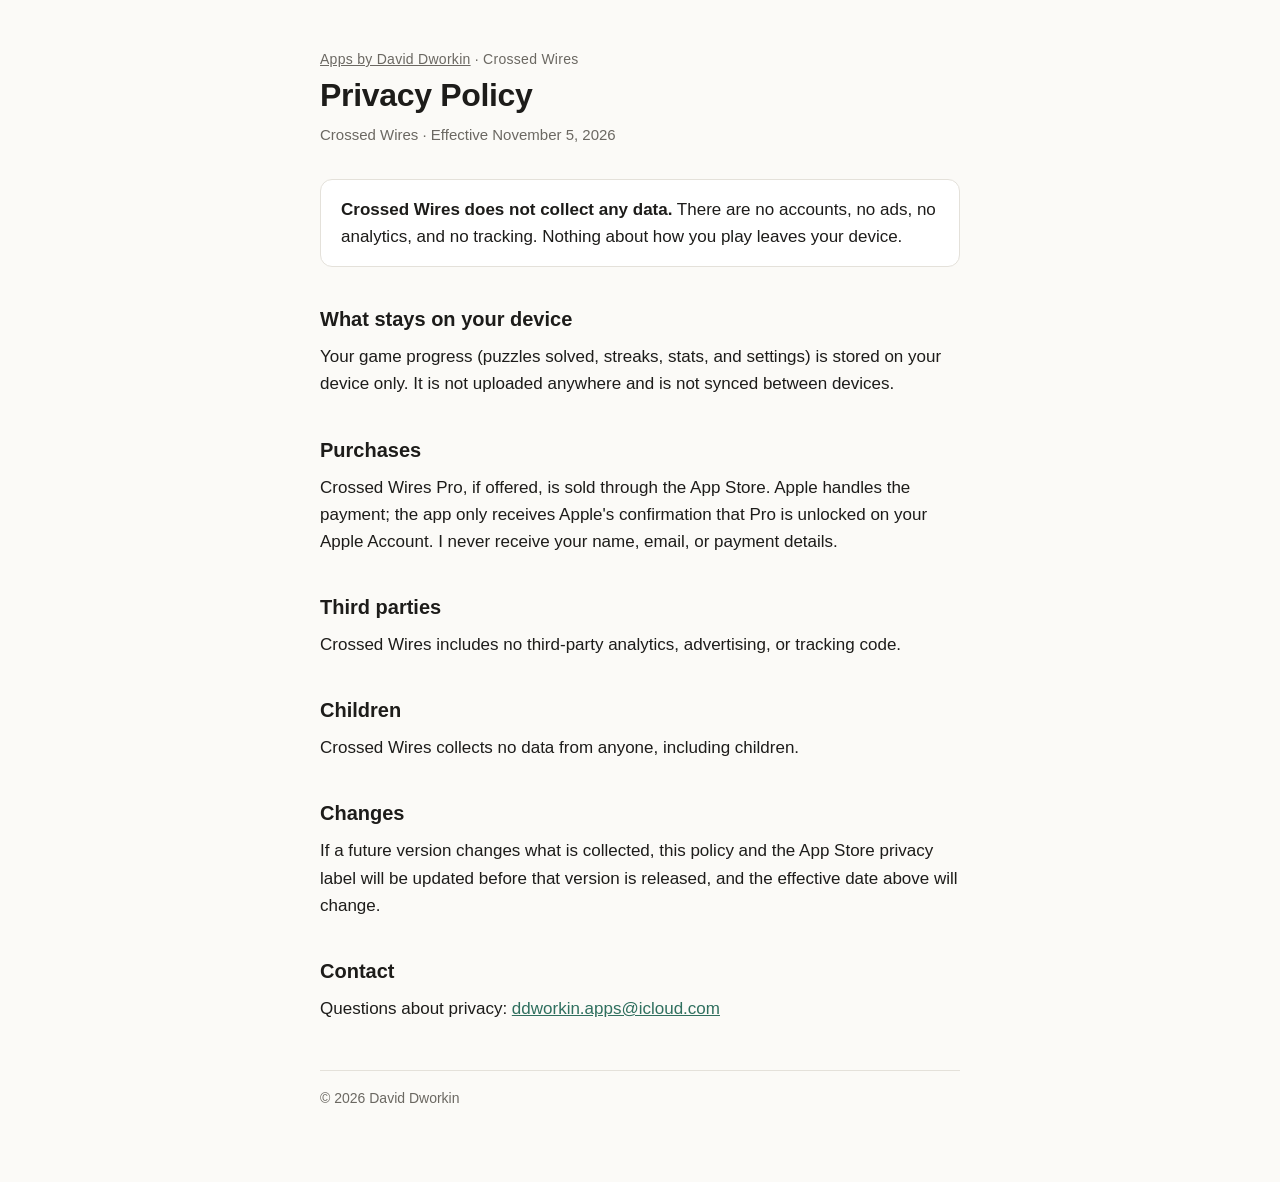
<file: crossedwires/privacy/index.html>
<!doctype html>
<html lang="en">
<head>
  <meta charset="utf-8">
  <meta name="viewport" content="width=device-width, initial-scale=1">
  <title>Crossed Wires Privacy Policy</title>
  <meta name="description" content="Privacy policy for Crossed Wires.">
  <link rel="stylesheet" href="/assets/site.css">
</head>
<body>
<main>
  <header>
    <p class="eyebrow"><a href="/">Apps by David Dworkin</a> · Crossed Wires</p>
    <h1>Privacy Policy</h1>
    <p class="meta">Crossed Wires · Effective November 5, 2026</p>
  </header>

  <div class="summary">
    <p><strong>Crossed Wires does not collect any data.</strong> There are no accounts, no ads, no analytics, and no
    tracking. Nothing about how you play leaves your device.</p>
  </div>

  <h2>What stays on your device</h2>
  <p>Your game progress (puzzles solved, streaks, stats, and settings) is stored on your device only. It is not
  uploaded anywhere and is not synced between devices.</p>

  <h2>Purchases</h2>
  <p>Crossed Wires Pro, if offered, is sold through the App Store. Apple handles the payment; the app only receives
  Apple's confirmation that Pro is unlocked on your Apple Account. I never receive your name, email, or payment
  details.</p>

  <h2>Third parties</h2>
  <p>Crossed Wires includes no third-party analytics, advertising, or tracking code.</p>

  <h2>Children</h2>
  <p>Crossed Wires collects no data from anyone, including children.</p>

  <h2>Changes</h2>
  <p>If a future version changes what is collected, this policy and the App Store privacy label will be updated
  before that version is released, and the effective date above will change.</p>

  <h2>Contact</h2>
  <p>Questions about privacy: <a href="mailto:ddworkin.apps@icloud.com">ddworkin.apps@icloud.com</a></p>

  <footer>© 2026 David Dworkin</footer>
</main>
</body>
</html>
</file>
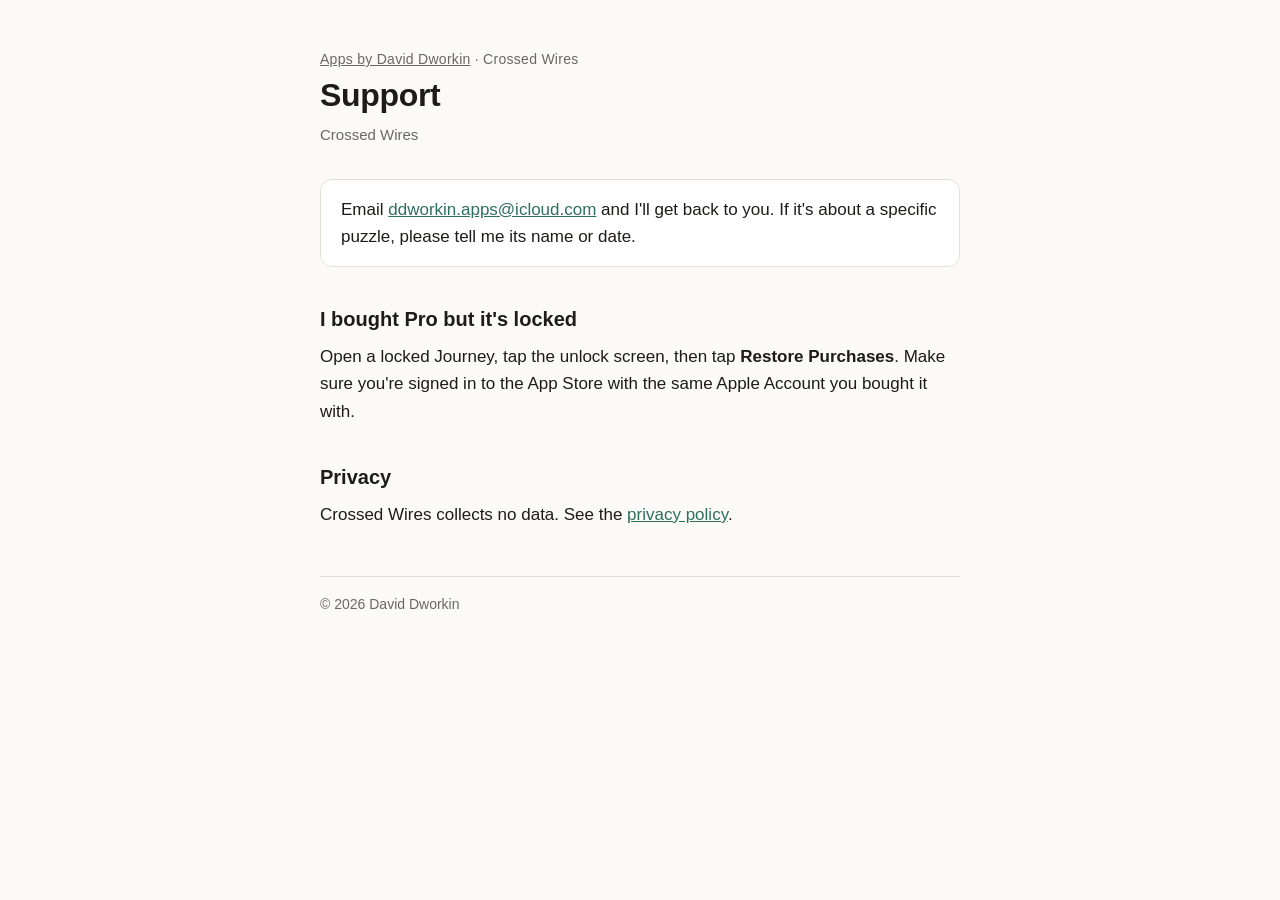
<file: crossedwires/support/index.html>
<!doctype html>
<html lang="en">
<head>
  <meta charset="utf-8">
  <meta name="viewport" content="width=device-width, initial-scale=1">
  <title>Crossed Wires Support</title>
  <meta name="description" content="Support for Crossed Wires.">
  <link rel="stylesheet" href="/assets/site.css">
</head>
<body>
<main>
  <header>
    <p class="eyebrow"><a href="/">Apps by David Dworkin</a> · Crossed Wires</p>
    <h1>Support</h1>
    <p class="meta">Crossed Wires</p>
  </header>

  <div class="summary">
    <p>Email <a href="mailto:ddworkin.apps@icloud.com?subject=Crossed%20Wires%20support">ddworkin.apps@icloud.com</a> and I'll get
    back to you. If it's about a specific puzzle, please tell me its name or date.</p>
  </div>

  <h2>I bought Pro but it's locked</h2>
  <p>Open a locked Journey, tap the unlock screen, then tap <strong>Restore Purchases</strong>. Make sure you're
  signed in to the App Store with the same Apple Account you bought it with.</p>

  <h2>Privacy</h2>
  <p>Crossed Wires collects no data. See the <a href="/crossedwires/privacy/">privacy policy</a>.</p>

  <footer>© 2026 David Dworkin</footer>
</main>
</body>
</html>
</file>
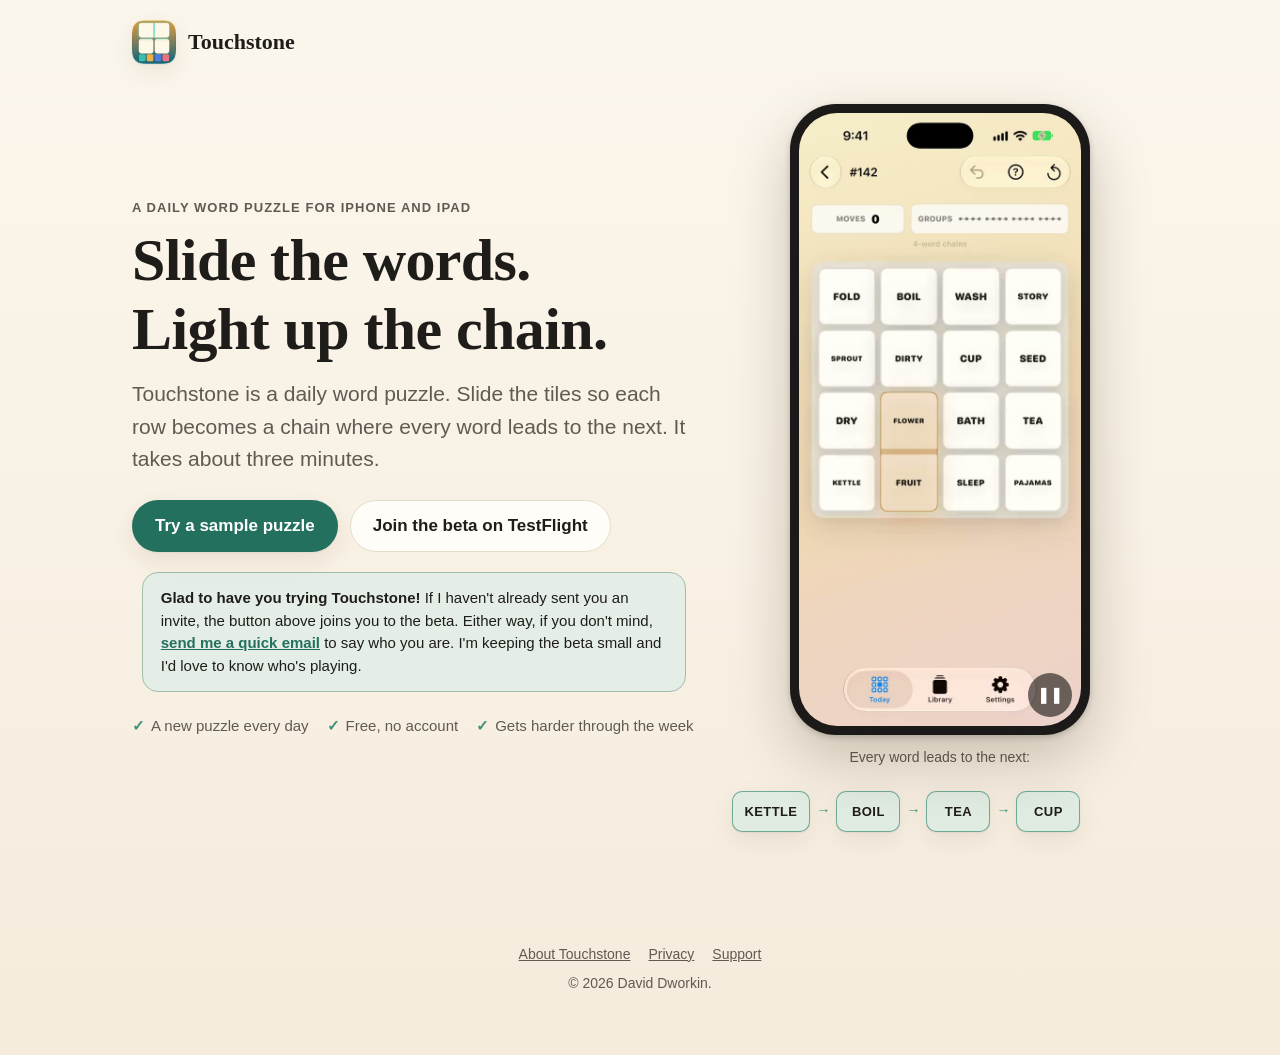
<file: touchstone/play/index.html>
<!doctype html>
<html lang="en">
<head>
  <meta charset="utf-8">
  <meta name="viewport" content="width=device-width, initial-scale=1, viewport-fit=cover">
  <title>A friend shared a Touchstone puzzle</title>
  <meta name="description" content="A friend shared their Touchstone result. Warm up with a sample puzzle, then try the daily puzzle in the app.">
  <meta name="theme-color" content="#fbf6ec" media="(prefers-color-scheme: light)">
  <meta name="theme-color" content="#161513" media="(prefers-color-scheme: dark)">
  <link rel="icon" href="/touchstone/media/icon.png">
  <link rel="apple-touch-icon" href="/touchstone/media/icon.png">
  <meta property="og:type" content="website">
  <meta property="og:title" content="Can you match this Touchstone score?">
  <meta property="og:description" content="A friend shared their Touchstone result. Think you can match it?">
  <meta property="og:image" content="https://ddworkin.github.io/touchstone/media/icon.png">
  <meta property="og:image:width" content="256">
  <meta property="og:image:height" content="256">
  <meta name="twitter:card" content="summary">
  <link rel="stylesheet" href="/touchstone/landing.css">
  <style>
    .proof { list-style: none; display: flex; flex-wrap: wrap; gap: 6px 18px; padding: 0; margin: 22px 0 0; color: var(--muted); font-size: 15px; }
    .proof li::before { content: "✓"; color: var(--sage); font-weight: 700; margin-right: 6px; }
  </style>
</head>
<body>
<a class="skip" href="#main">Skip to content</a>

<header class="wrap brand">
  <img src="/touchstone/media/icon.png" alt="" width="44" height="44">
  <span>Touchstone</span>
</header>

<main id="main">
  <section class="wrap hero" aria-labelledby="play-title">
    <div>
      <p class="eyebrow" id="play-eyebrow">A daily word puzzle for iPhone and iPad</p>
      <h1 id="play-title">Slide the words.<br>Light up the chain.</h1>
      <p class="lede" id="play-lede">Touchstone is a daily word puzzle. Slide the tiles so each row becomes a chain where every word leads to the next. It takes about three minutes.</p>
      <div class="actions">
        <a class="btn btn-primary" href="/touchstone/try/">Try a sample puzzle</a>
        <a class="btn btn-secondary" href="https://testflight.apple.com/join/3HbEgX55">Join the beta on TestFlight</a>
      </div>
      <p class="hello"><strong>Glad to have you trying Touchstone!</strong> If I haven't already sent you an invite, the button above joins you to the beta. Either way, if you don't mind, <a href="mailto:ddworkin.apps@icloud.com?subject=Touchstone%20beta%3A%20hello&amp;body=Hi%20David%2C%0A%0AI%27m%20trying%20Touchstone.%0A%0AMy%20name%3A%20%0AHow%20I%20heard%20about%20it%3A%20%0A">send me a quick email</a> to say who you are. I'm keeping the beta small and I'd love to know who's playing.</p>
      <ul class="proof" aria-label="About Touchstone">
        <li>A new puzzle every day</li>
        <li>Free, no account</li>
        <li>Gets harder through the week</li>
      </ul>
    </div>
    <div>
      <div class="phone">
        <video id="gameplay" muted loop playsinline preload="metadata"
               poster="/touchstone/media/gameplay-poster.jpg" width="600" height="1304"
               aria-label="A puzzle being solved: tiles swap, linked words glow, and each finished chain clears into a row at the bottom until the board is solved.">
          <source src="/touchstone/media/gameplay.mp4" type="video/mp4">
        </video>
        <button class="video-toggle" id="video-toggle" type="button" aria-label="Play gameplay video" hidden>▶</button>
      </div>
      <p class="caption">Every word leads to the next:</p>
      <div class="chain" aria-label="Example chain: kettle, boil, tea, cup">
        <span class="tile lit">KETTLE</span><span class="arrow" aria-hidden="true">→</span>
        <span class="tile lit">BOIL</span><span class="arrow" aria-hidden="true">→</span>
        <span class="tile lit">TEA</span><span class="arrow" aria-hidden="true">→</span>
        <span class="tile lit">CUP</span>
      </div>
    </div>
  </section>
</main>

<footer class="wrap">
  <nav aria-label="Touchstone links">
    <a href="/touchstone/">About Touchstone</a>
    <a href="/touchstone/privacy/">Privacy</a>
    <a href="/touchstone/support/">Support</a>
  </nav>
  <p>© 2026 David Dworkin.</p>
</footer>

<script>
  /* Share links: ?p=<daily puzzle number>&m=<the friend's moves>. Both are checked; anything else leaves the plain
     page. The link carries no names, ids or answers, and this page sets no cookies and runs no analytics. */
  (function () {
    var q = new URLSearchParams(location.search);
    var p = Number(q.get('p')), m = Number(q.get('m'));
    var pOk = Number.isInteger(p) && p >= 1 && p <= 9999;
    if (!pOk) return;
    var mOk = Number.isInteger(m) && m >= 1 && m <= 500;
    document.getElementById('play-eyebrow').textContent = 'A friend shared a result';
    document.getElementById('play-title').textContent = mOk
      ? 'A friend solved Touchstone #' + p + ' in ' + m + ' moves. Can you match that?'
      : 'A friend solved Touchstone #' + p + '. Can you match that?';
    document.getElementById('play-lede').textContent =
      'Touchstone is a daily word puzzle: slide the tiles so each row becomes a chain where every word leads to the next. Warm up with a sample here, then try #' + p + ' in the app.';
  })();

  // Autoplay the gameplay loop only when motion is welcome and it's on screen.
  (function () {
    var video = document.getElementById('gameplay');
    var toggle = document.getElementById('video-toggle');
    if (!video) return;
    var reduce = window.matchMedia('(prefers-reduced-motion: reduce)');
    var userPaused = false;

    function setToggle() {
      toggle.textContent = video.paused ? '▶' : '❚❚';
      toggle.setAttribute('aria-label', video.paused ? 'Play gameplay video' : 'Pause gameplay video');
    }
    function tryPlay() {
      var p = video.play();
      if (p && p.catch) p.catch(function () { toggle.hidden = false; setToggle(); });
    }

    toggle.hidden = false;
    toggle.addEventListener('click', function () {
      if (video.paused) { userPaused = false; tryPlay(); } else { userPaused = true; video.pause(); }
    });
    video.addEventListener('play', setToggle);
    video.addEventListener('pause', setToggle);
    setToggle();

    if (reduce.matches || !('IntersectionObserver' in window)) return;
    new IntersectionObserver(function (entries) {
      entries.forEach(function (e) {
        if (e.isIntersecting && !userPaused) tryPlay();
        else if (!e.isIntersecting) video.pause();
      });
    }, { threshold: 0.4 }).observe(video);
  })();
</script>
</body>
</html>
</file>
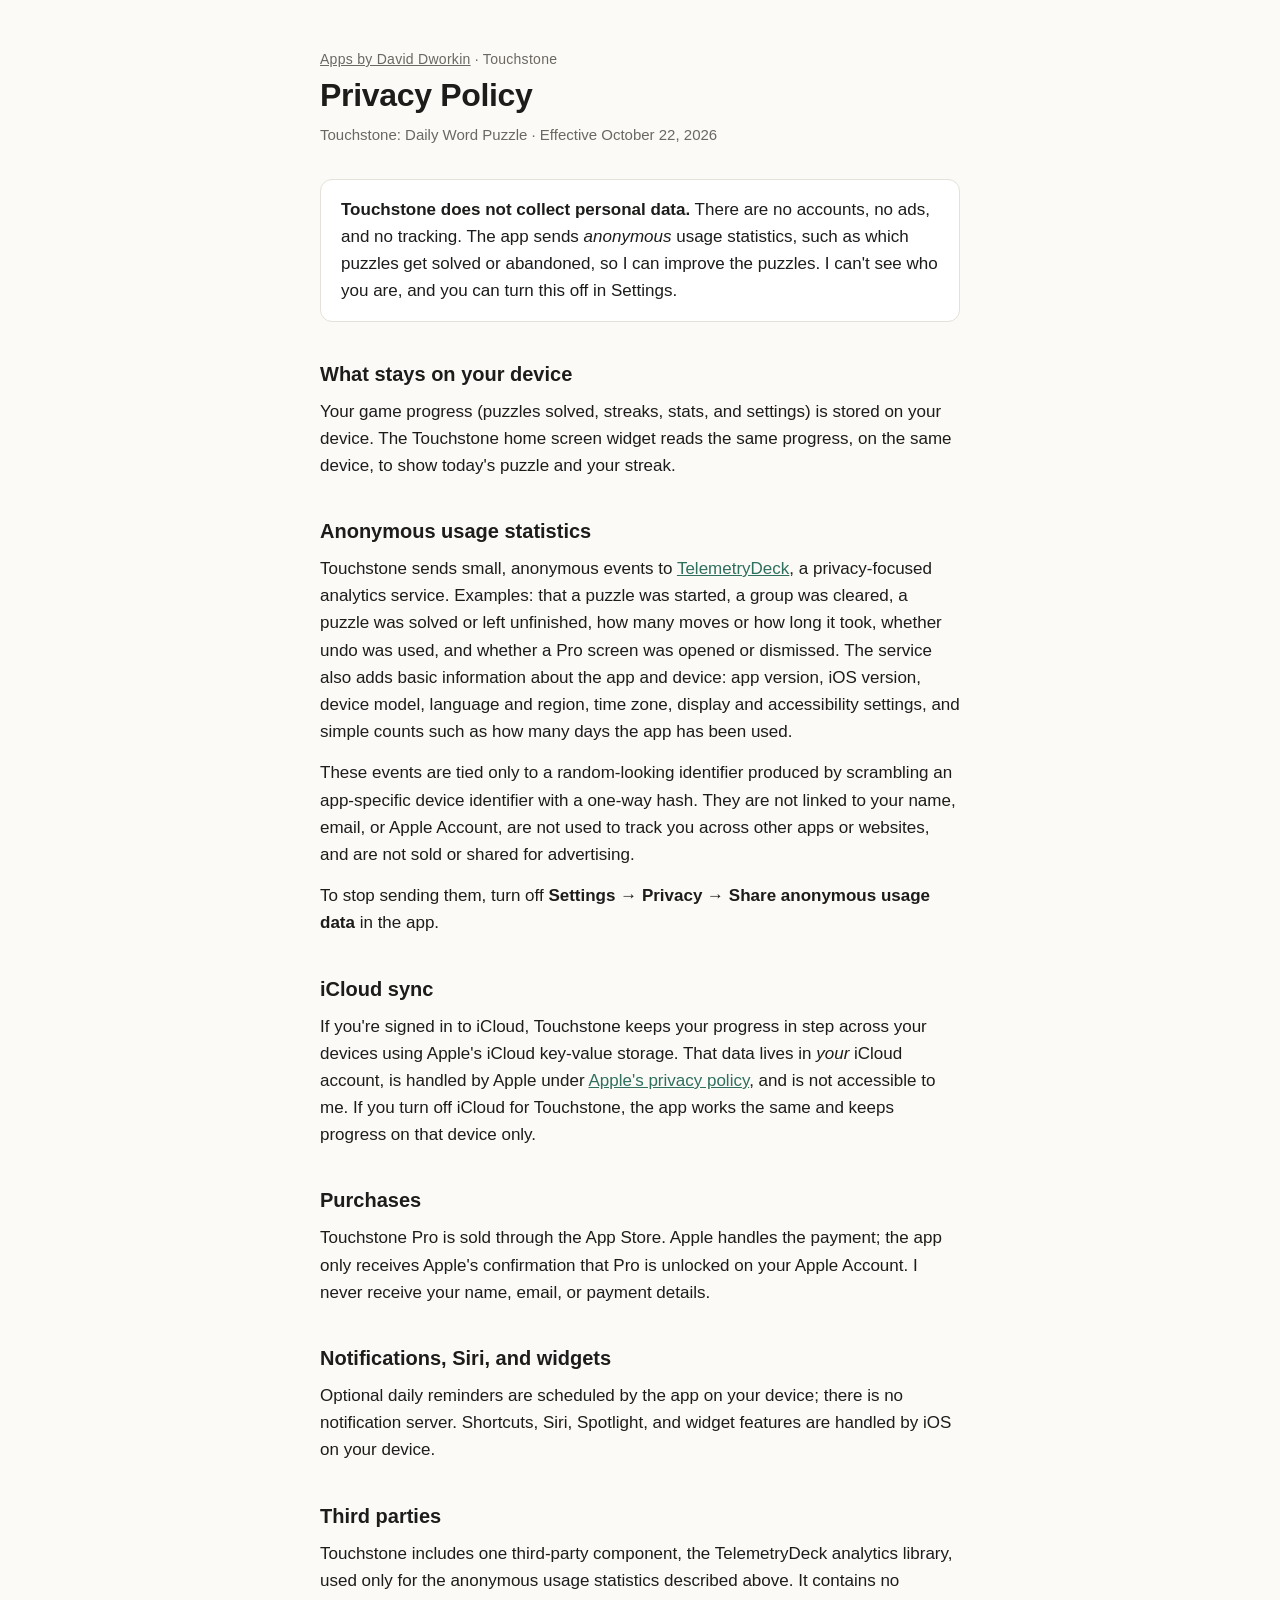
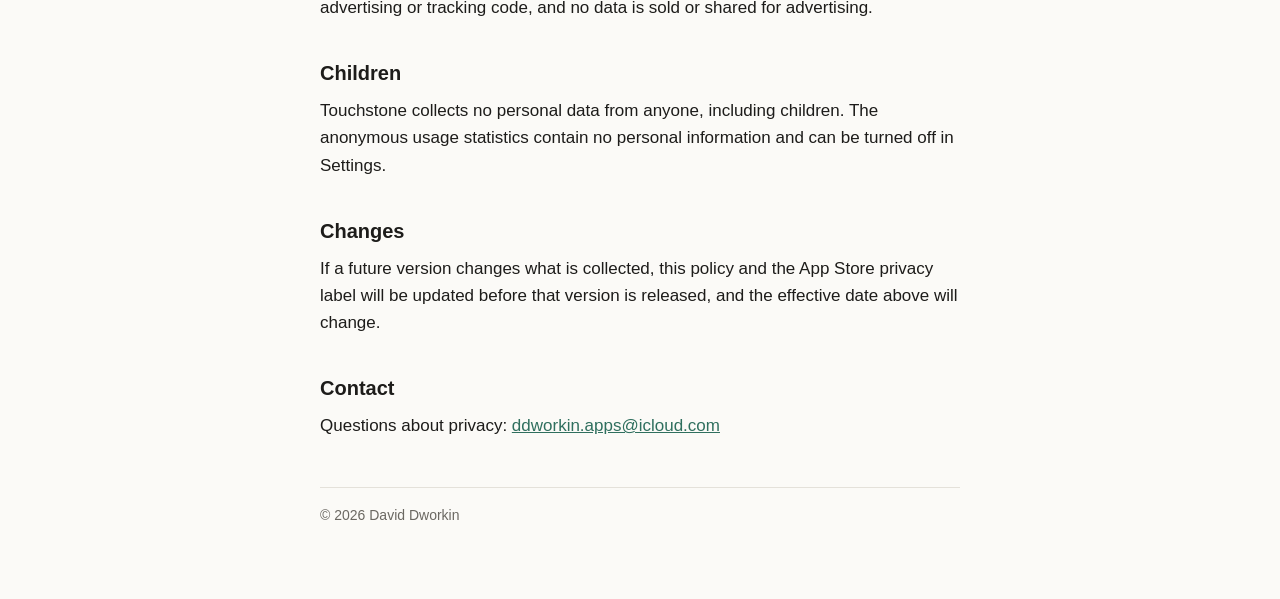
<file: touchstone/privacy/index.html>
<!doctype html>
<html lang="en">
<head>
  <meta charset="utf-8">
  <meta name="viewport" content="width=device-width, initial-scale=1">
  <title>Touchstone Privacy Policy</title>
  <meta name="description" content="Privacy policy for Touchstone: Daily Word Puzzle.">
  <link rel="stylesheet" href="/assets/site.css">
</head>
<body>
<main>
  <header>
    <p class="eyebrow"><a href="/">Apps by David Dworkin</a> · Touchstone</p>
    <h1>Privacy Policy</h1>
    <p class="meta">Touchstone: Daily Word Puzzle · Effective October 22, 2026</p>
  </header>

  <div class="summary">
    <p><strong>Touchstone does not collect personal data.</strong> There are no accounts, no ads, and no
    tracking. The app sends <em>anonymous</em> usage statistics, such as which puzzles get solved or
    abandoned, so I can improve the puzzles. I can't see who you are, and you can turn this off in
    Settings.</p>
  </div>

  <h2>What stays on your device</h2>
  <p>Your game progress (puzzles solved, streaks, stats, and settings) is stored on your device. The
  Touchstone home screen widget reads the same progress, on the same device, to show today's puzzle and
  your streak.</p>

  <h2>Anonymous usage statistics</h2>
  <p>Touchstone sends small, anonymous events to <a href="https://telemetrydeck.com">TelemetryDeck</a>, a
  privacy-focused analytics service. Examples: that a puzzle was started, a group was cleared, a puzzle
  was solved or left unfinished, how many moves or how long it took, whether undo was used, and whether a
  Pro screen was opened or dismissed. The service also adds basic information about the app and device:
  app version, iOS version, device model, language and region, time zone, display and accessibility
  settings, and simple counts such as how many days the app has been used.</p>
  <p>These events are tied only to a random-looking identifier produced by scrambling an app-specific
  device identifier with a one-way hash. They are not linked to your name, email, or Apple Account, are
  not used to track you across other apps or websites, and are not sold or shared for advertising.</p>
  <p>To stop sending them, turn off <strong>Settings &rarr; Privacy &rarr; Share anonymous usage
  data</strong> in the app.</p>

  <h2>iCloud sync</h2>
  <p>If you're signed in to iCloud, Touchstone keeps your progress in step across your devices using
  Apple's iCloud key-value storage. That data lives in <em>your</em> iCloud account, is handled by Apple
  under <a href="https://www.apple.com/legal/privacy/">Apple's privacy policy</a>, and is not accessible
  to me. If you turn off iCloud for Touchstone, the app works the same and keeps progress on that device
  only.</p>

  <h2>Purchases</h2>
  <p>Touchstone Pro is sold through the App Store. Apple handles the payment; the app only receives
  Apple's confirmation that Pro is unlocked on your Apple Account. I never receive your name, email, or
  payment details.</p>

  <h2>Notifications, Siri, and widgets</h2>
  <p>Optional daily reminders are scheduled by the app on your device; there is no notification server.
  Shortcuts, Siri, Spotlight, and widget features are handled by iOS on your device.</p>

  <h2>Third parties</h2>
  <p>Touchstone includes one third-party component, the TelemetryDeck analytics library, used only for the
  anonymous usage statistics described above. It contains no advertising or tracking code, and no data is
  sold or shared for advertising.</p>

  <h2>Children</h2>
  <p>Touchstone collects no personal data from anyone, including children. The anonymous usage statistics
  contain no personal information and can be turned off in Settings.</p>

  <h2>Changes</h2>
  <p>If a future version changes what is collected, this policy and the App Store privacy label will be
  updated before that version is released, and the effective date above will change.</p>

  <h2>Contact</h2>
  <p>Questions about privacy: <a href="mailto:ddworkin.apps@icloud.com">ddworkin.apps@icloud.com</a></p>

  <footer>© 2026 David Dworkin</footer>
</main>
</body>
</html>
</file>
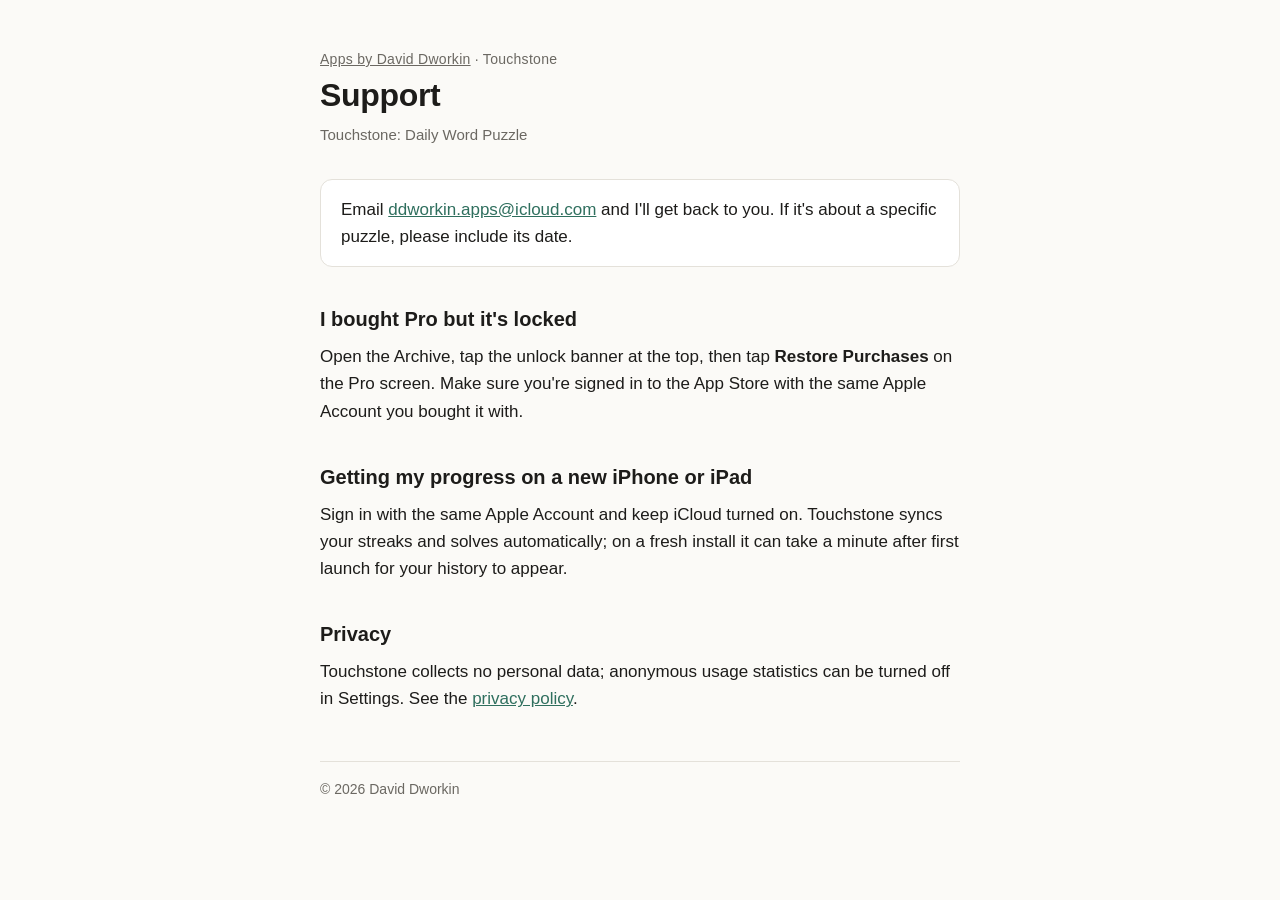
<file: touchstone/support/index.html>
<!doctype html>
<html lang="en">
<head>
  <meta charset="utf-8">
  <meta name="viewport" content="width=device-width, initial-scale=1">
  <title>Touchstone Support</title>
  <meta name="description" content="Support for Touchstone: Daily Word Puzzle.">
  <link rel="stylesheet" href="/assets/site.css">
</head>
<body>
<main>
  <header>
    <p class="eyebrow"><a href="/">Apps by David Dworkin</a> · Touchstone</p>
    <h1>Support</h1>
    <p class="meta">Touchstone: Daily Word Puzzle</p>
  </header>

  <div class="summary">
    <p>Email <a href="mailto:ddworkin.apps@icloud.com?subject=Touchstone%20support">ddworkin.apps@icloud.com</a> and I'll get
    back to you. If it's about a specific puzzle, please include its date.</p>
  </div>

  <h2>I bought Pro but it's locked</h2>
  <p>Open the Archive, tap the unlock banner at the top, then tap <strong>Restore Purchases</strong> on
  the Pro screen. Make sure you're signed in to the App Store with the same Apple Account you bought it with.</p>

  <h2>Getting my progress on a new iPhone or iPad</h2>
  <p>Sign in with the same Apple Account and keep iCloud turned on. Touchstone syncs your streaks and
  solves automatically; on a fresh install it can take a minute after first launch for your history to
  appear.</p>

  <h2>Privacy</h2>
  <p>Touchstone collects no personal data; anonymous usage statistics can be turned off in Settings. See the <a href="/touchstone/privacy/">privacy policy</a>.</p>

  <footer>© 2026 David Dworkin</footer>
</main>
</body>
</html>
</file>
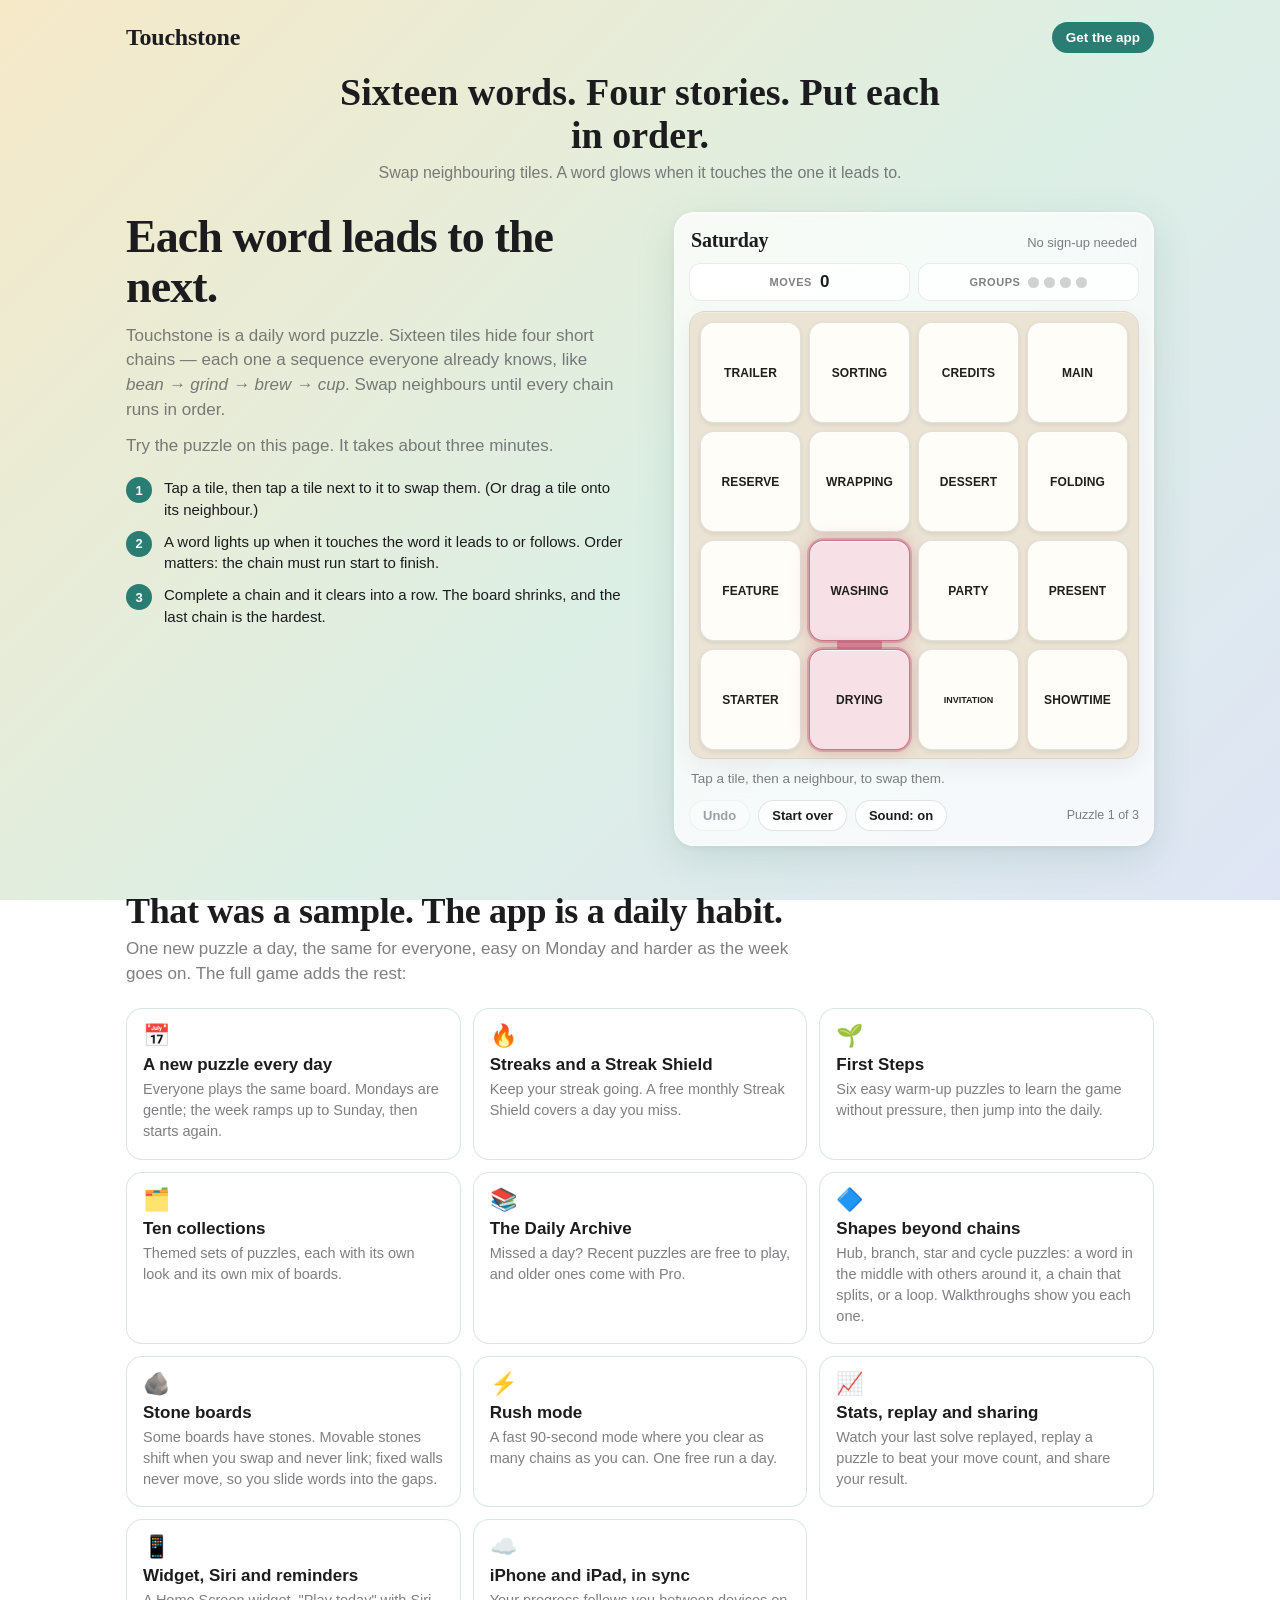
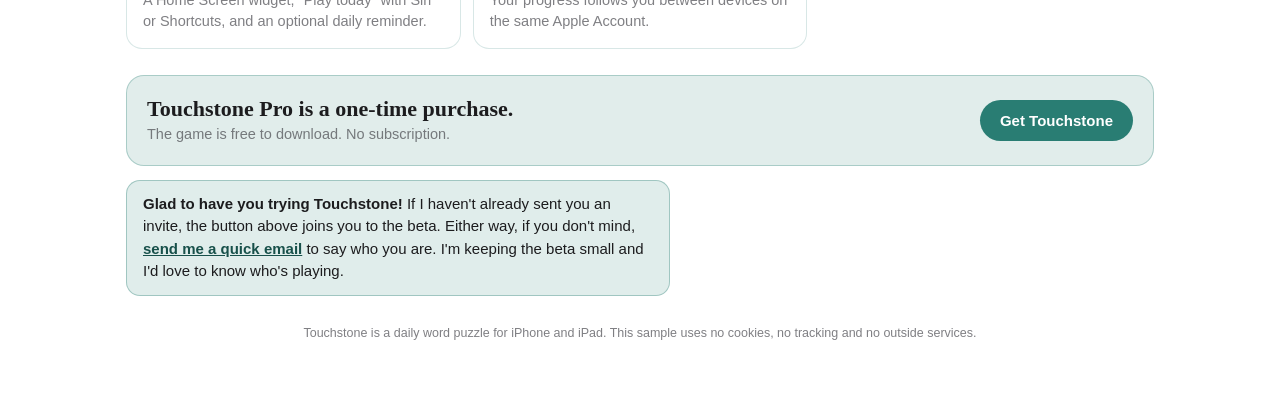
<file: touchstone/try/index.html>
<!doctype html>
<html lang="en">
<head>
<meta charset="utf-8">
<meta name="viewport" content="width=device-width, initial-scale=1">
<title>Try Touchstone</title>
<link rel="icon" href="data:image/svg+xml,%3Csvg xmlns=%27http://www.w3.org/2000/svg%27 viewBox=%270 0 32 32%27%3E%3Crect width=%2732%27 height=%2732%27 rx=%277%27 fill=%27%23297d73%27/%3E%3Cpath d=%27M7 16h18M16 7v18%27 stroke=%27%23fffdf8%27 stroke-width=%273.5%27 stroke-linecap=%27round%27/%3E%3C/svg%3E">
<meta name="robots" content="noindex, nofollow">
<meta name="description" content="A daily word puzzle. Swap neighbouring tiles so each row becomes a chain where every word leads to the next. Try a sample puzzle right here.">
<style>
  /* Tokens follow the app: teal accent, cream tiles, warm/cool page gradient, serif title. */
  :root {
    --accent: #297d73; --accent-ink: #17504a; --accent-soft: rgba(41,125,115,.14);
    --g0: #297d73; --g1: #c98026; --g2: #3b4fa0; --g3: #b83859;
    --ink: #1c1c1e; --sec: rgba(60,60,67,.66); --line: rgba(0,0,0,.10);
    --tile: #fffdf8; --tile-ink: #211f1a; --board: #ebe3d4;
    --card: rgba(255,255,255,.72);
    --w0: #f6e9c8; --w1: #dcefe5; --w2: #dfe5f5;
    --serif: ui-serif, "New York", "Iowan Old Style", Georgia, serif;
    --sans: -apple-system, BlinkMacSystemFont, "SF Pro Text", "Segoe UI", Roboto, "Helvetica Neue", Arial, sans-serif;
    --rounded: ui-rounded, "SF Pro Rounded", var(--sans);
    --tile-size: 78px; --gap: 8px; --pad: 10px;
  }
  * { box-sizing: border-box; }
  html { -webkit-text-size-adjust: 100%; }
  body { margin: 0; font-family: var(--sans); color: var(--ink); line-height: 1.45;
         background: linear-gradient(135deg, var(--w0), var(--w1) 55%, var(--w2)) fixed; min-height: 100vh; }
  .wrap { max-width: 1060px; margin: 0 auto; padding: 18px 16px 56px; }
  header.top { display: flex; align-items: center; justify-content: space-between; gap: 12px; padding: 4px 0 14px; }
  .brand { font: 700 24px var(--serif); letter-spacing: -.01em; }
  .btn { display: inline-block; border: 0; border-radius: 999px; padding: 12px 20px; font: 700 15px var(--sans); text-decoration: none; cursor: pointer; text-align: center; }
  .btn.primary { background: var(--accent); color: #fff; }
  .btn.ghost { background: var(--accent-soft); color: var(--accent-ink); }
  .btn.small { padding: 8px 14px; font-size: 13.5px; }
  .btn:focus-visible, .tile:focus-visible, .chip:focus-visible, a:focus-visible { outline: 3px solid #1d5fd6; outline-offset: 2px; }
  .todo { position: relative; margin-bottom: 20px; }
  .todo::after { content: "placeholder link"; position: absolute; left: 50%; bottom: -19px; transform: translateX(-50%); white-space: nowrap;
                 font: 600 10px var(--sans); color: #a33; text-transform: uppercase; letter-spacing: .05em; }

  /* End-of-set reel: shown once all sample puzzles are solved. */
  .reel { margin-top: 18px; padding-top: 16px; border-top: 1px solid rgba(0,0,0,.1); }
  .reel h4 { margin: 0 0 4px; font: 700 18px var(--serif); }
  .reel > p { margin: 0 0 12px; color: var(--sec); font-size: 14px; }
  .reel-grid { display: grid; grid-template-columns: 1fr 1fr; gap: 12px; }
  .reel figure { margin: 0; }
  .reel video { width: 100%; height: auto; display: block; border-radius: 16px; background: #e9e2d4; box-shadow: 0 6px 18px rgba(0,0,0,.18); aspect-ratio: 600 / 1304; }
  .reel figcaption { margin-top: 8px; font-size: 13px; line-height: 1.35; color: var(--sec); }
  .reel figcaption b { display: block; color: var(--ink); font-size: 13.5px; }
  .reel-list { margin: 0 0 14px; padding-left: 20px; font-size: 14px; color: var(--sec); display: grid; gap: 4px; }
  .reel-list b { color: var(--ink); }
  .reel-more { margin: 12px 0 0 !important; font-size: 14px; }
  .reel-more a { color: var(--accent-ink); font-weight: 700; }
  /* Desktop: once solved, the result moves into the left column so the page does not grow one tall column on the right. */
  .hero.solved .pitch > :not(#result-slot) { display: none; }
  #result-slot > .result { margin-top: 0; }
  @media (max-width: 420px) { .reel-grid { gap: 8px; } .reel figcaption { font-size: 12px; } }
  /* Hero: copy on the left, the game on the right (desktop); game first (phone). */
  .hero { display: grid; gap: 24px; grid-template-columns: 1fr; align-items: start; }
  @media (min-width: 900px) { .hero { grid-template-columns: 1fr 480px; gap: 48px; padding-top: 12px; } }
    .pitch h1, .pitch .pitch-title { font: 700 clamp(30px, 5vw, 46px)/1.08 var(--serif); margin: 0 0 12px; letter-spacing: -.02em; }
  .pitch p { font-size: 17px; color: var(--sec); margin: 0 0 12px; max-width: 34em; }
  .steps { margin: 18px 0 0; padding: 0; list-style: none; display: grid; gap: 10px; max-width: 34em; }
  .steps li { display: flex; gap: 12px; align-items: flex-start; font-size: 15px; }
  .steps b { flex: none; width: 26px; height: 26px; border-radius: 50%; background: var(--accent); color: #fff; display: grid; place-items: center; font: 700 13px var(--sans); }
  .game-col { order: -1; }
  @media (min-width: 900px) { .game-col { order: 0; position: sticky; top: 16px; } }

  .card { background: var(--card); backdrop-filter: blur(22px) saturate(1.2); -webkit-backdrop-filter: blur(22px) saturate(1.2);
           border: 1px solid rgba(255,255,255,.55); border-radius: 20px; padding: 16px 14px 14px;
           box-shadow: 0 1px 0 rgba(255,255,255,.65) inset, 0 12px 40px rgba(23,80,74,.12), 0 2px 8px rgba(0,0,0,.06); }
  .game-head { display: flex; justify-content: space-between; align-items: baseline; margin: 0 2px 10px; }
  .game-head h2 { margin: 0; font: 700 20px var(--serif); letter-spacing: -.01em; }
  .game-head span { font-size: 13px; color: var(--sec); }
  .stats { display: flex; gap: 8px; margin-bottom: 10px; }
  .pill { flex: 1; background: rgba(255,255,255,.82); border: 1px solid rgba(0,0,0,.08); border-radius: 12px; padding: 8px 10px;
          display: flex; gap: 8px; align-items: center; justify-content: center; font: 800 11px var(--sans); letter-spacing: .05em;
          color: var(--sec); text-transform: uppercase; white-space: nowrap; box-shadow: 0 1px 0 rgba(255,255,255,.9) inset; }
  .pill strong { font: 800 17px var(--rounded); color: var(--ink); letter-spacing: 0; font-variant-numeric: tabular-nums; }
  .dots { display: inline-flex; gap: 5px; }
  .dots i { width: 11px; height: 11px; border-radius: 50%; background: rgba(0,0,0,.18); display: block; transition: background .3s, transform .3s; }
  .dots i.on { transform: scale(1.15); }

  .board { position: relative; width: 100%; max-width: 460px; margin: 0 auto; border-radius: 16px; background: var(--board);
           border: 1px solid rgba(0,0,0,.06); box-shadow: 0 1px 0 rgba(255,255,255,.35) inset, 0 8px 24px rgba(0,0,0,.06);
           height: calc(var(--pad) * 2 + var(--tile-size) * 4 + var(--gap) * 3); touch-action: pan-y; user-select: none; -webkit-user-select: none; -webkit-touch-callout: none; }
  .tile.lift { scale: 1.07; z-index: 6; box-shadow: 0 8px 20px rgba(0,0,0,.22); }
  .tile { position: absolute; left: 0; top: 0; width: var(--tile-size); height: var(--tile-size); border-radius: 14px; border: 1.5px solid rgba(0,0,0,.11); background: var(--tile);
          font: 900 12px var(--rounded); letter-spacing: .01em; text-transform: uppercase; color: var(--tile-ink); padding: 0 5px; display: grid; place-items: center; text-align: center;
          box-shadow: 0 1px 0 rgba(255,255,255,.85) inset, 0 2px 5px rgba(0,0,0,.08); cursor: pointer; z-index: 2;
          transition: transform .32s cubic-bezier(.34,1.45,.64,1), background .22s, border-color .22s, box-shadow .22s; -webkit-tap-highlight-color: transparent; will-change: transform; }
  .tile.long { font-size: 10.5px; letter-spacing: 0; }
  .tile.xlong { font-size: 9px; letter-spacing: 0; }
  .tile.linked { background: var(--tint, #e3f1ee); border-color: color-mix(in srgb, var(--gc, var(--accent)) 55%, rgba(0,0,0,.12));
                 box-shadow: 0 0 0 2px color-mix(in srgb, var(--gc, var(--accent)) 28%, transparent), 0 0 16px color-mix(in srgb, var(--gc, var(--accent)) 35%, transparent), 0 1px 0 rgba(255,255,255,.7) inset; }
  .tile.selected { outline: 3px solid color-mix(in srgb, var(--accent) 70%, #1d5fd6); outline-offset: 2px; z-index: 4; }
  .tile:active { filter: brightness(.96); }
  .tile.nudge { animation: nudge .3s; }
  .tile.lock { animation: lock .42s ease-out; z-index: 5; }
  .bridge { position: absolute; z-index: 1; background: color-mix(in srgb, var(--gc) 55%, white); border-radius: 4px; pointer-events: none; transition: opacity .2s; }
  .edge { position: absolute; z-index: 3; pointer-events: none; background: var(--gc); border-radius: 3px; animation: pulse 1.2s ease-in-out infinite; }
  @keyframes pulse { 0%,100% { opacity: .25; } 50% { opacity: 1; } }
  @keyframes nudge { 0%,100% { margin-left: 0; } 25% { margin-left: -4px; } 75% { margin-left: 4px; } }
  @keyframes lock { 0% { scale: 1; } 40% { scale: 1.12; box-shadow: 0 0 0 4px color-mix(in srgb, var(--gc) 45%, transparent), 0 0 26px var(--gc); } 100% { scale: 1; } }
  .strip { position: absolute; left: var(--pad); right: var(--pad); height: var(--tile-size); border-radius: 12px; z-index: 1; padding: 9px 10px 8px;
           background: color-mix(in srgb, var(--gc) 17%, white); border: 1.5px solid color-mix(in srgb, var(--gc) 55%, transparent);
           display: flex; flex-direction: column; justify-content: center; gap: 7px; overflow: hidden; animation: merge .55s cubic-bezier(.3,1.3,.5,1); }
  .strip::after { content: ''; position: absolute; inset: 0; pointer-events: none; background: linear-gradient(100deg, transparent 30%, rgba(255,255,255,.75) 50%, transparent 70%); transform: translateX(-130%); animation: sheen .9s .12s ease-out; }
  .strip h3 { margin: 0; font: 800 11px var(--sans); letter-spacing: .06em; text-transform: uppercase; color: var(--gc); }
  .strip p { margin: 0; display: grid; grid-template-columns: repeat(4, 1fr); gap: 4px; font: 800 10.5px var(--sans); text-transform: uppercase; color: #26241f; text-align: center; }
  .strip p span { white-space: nowrap; } .strip p span.long { font-size: 9px; } .strip p span.xlong { font-size: 8px; }
  @keyframes merge { 0% { transform: scale(.86); opacity: 0; } 55% { transform: scale(1.05); opacity: 1; } 100% { transform: none; opacity: 1; } }
  @keyframes sheen { to { transform: translateX(130%); } }
  .tile.walk { animation: walk .38s ease-out both; animation-delay: var(--d, 0ms); z-index: 5; }
  @keyframes walk { 0% { scale: 1; } 45% { scale: 1.14; background: color-mix(in srgb, var(--gc) 30%, white); box-shadow: 0 0 0 3px color-mix(in srgb, var(--gc) 50%, transparent), 0 0 22px var(--gc); } 100% { scale: 1.04; background: color-mix(in srgb, var(--gc) 20%, white); } }
  .challenge { margin: 0 0 10px; padding: 9px 12px; border-radius: 10px; background: color-mix(in srgb, #c98026 14%, white); border: 1px solid color-mix(in srgb, #c98026 40%, transparent); font: 600 13.5px/1.4 var(--sans); color: var(--ink); }
  .compare { font: 700 15px var(--sans); color: var(--accent); margin: 2px 0 8px; }
  .headline { text-align: center; margin: 4px auto 16px; max-width: 640px; }
  .headline h1 { margin: 0 0 6px; font: 700 clamp(26px, 6vw, 38px)/1.12 var(--serif); }
  .headline p { margin: 0; font: 500 16px/1.4 var(--sans); color: var(--sec); }
  .why-item { opacity: 0; animation: whyIn .5s ease-out forwards; animation-delay: calc(var(--i, 0) * 420ms + 300ms); }
  @keyframes whyIn { from { opacity: 0; transform: translateY(8px); } to { opacity: 1; transform: none; } }
  .why-list { margin: 10px 0 14px; display: grid; gap: 8px; text-align: left; }
  .why-item { border-left: 4px solid var(--gc); background: color-mix(in srgb, var(--gc) 10%, white); border-radius: 8px; padding: 7px 10px; font: 500 13px/1.4 var(--sans); color: var(--ink); }
  .why-item b { display: block; font: 800 11px var(--sans); letter-spacing: .06em; text-transform: uppercase; color: var(--gc); } .why-item i { font-style: normal; font-weight: 700; }
  .chip:disabled { opacity: .4; cursor: default; }
  .toast { position: absolute; left: 50%; top: 44%; z-index: 8; transform: translate(-50%, -50%); pointer-events: none; background: color-mix(in srgb, var(--gc) 92%, black); color: #fff; border-radius: 999px; padding: 9px 18px; font: 800 15px var(--serif); white-space: nowrap; animation: toast 1.25s ease-out forwards; box-shadow: 0 6px 20px rgba(0,0,0,.2); }
  @keyframes toast { 0% { opacity: 0; transform: translate(-50%, -30%) scale(.7); } 18% { opacity: 1; transform: translate(-50%, -50%) scale(1.06); } 70% { opacity: 1; transform: translate(-50%, -60%) scale(1); } 100% { opacity: 0; transform: translate(-50%, -90%) scale(1); } }
  .ring { position: absolute; z-index: 6; border: 3px solid var(--gc); border-radius: 50%; pointer-events: none; }
  .confetti { position: absolute; top: -10px; width: 8px; height: 12px; border-radius: 2px; pointer-events: none; z-index: 9; }
  .spark { position: absolute; width: 8px; height: 8px; border-radius: 50%; pointer-events: none; z-index: 6; }

  .toolbar { display: flex; gap: 8px; justify-content: space-between; align-items: center; margin-top: 10px; flex-wrap: wrap; }
  .toolbar .left { display: flex; gap: 8px; }
  .chip { border: 1px solid var(--line); background: rgba(255,255,255,.8); border-radius: 999px; padding: 7px 13px; font: 600 13px var(--sans); color: var(--ink); cursor: pointer; }
  .chip[aria-pressed="false"] { opacity: .65; }
  #status { font-size: 13.5px; color: var(--sec); min-height: 1.5em; margin: 10px 2px 0; }

  .result { margin-top: 12px; padding: 14px; border-radius: 14px; background: color-mix(in srgb, var(--accent) 12%, white); border: 1px solid rgba(41,125,115,.3); display: none; }
  .result.show { display: block; animation: dock .45s ease-out; }
  .result h3 { margin: 0 0 4px; font: 700 20px var(--serif); }
  .emoji { font-size: 20px; letter-spacing: 1px; word-break: break-all; margin: 6px 0 2px; }
  .result .row { display: flex; gap: 8px; flex-wrap: wrap; margin-top: 10px; align-items: center; }
  .result p { margin: 0; font-size: 14px; color: var(--sec); }

  /* Why get the app */
  section.why { margin-top: 46px; }
  section.why h2 { font: 700 clamp(26px, 4vw, 36px)/1.1 var(--serif); margin: 0 0 6px; letter-spacing: -.01em; }
  section.why > p.lead { font-size: 17px; color: var(--sec); margin: 0 0 22px; max-width: 40em; }
  .features { display: grid; gap: 12px; grid-template-columns: 1fr; }
  @media (min-width: 640px) { .features { grid-template-columns: repeat(2, 1fr); } }
  @media (min-width: 960px) { .features { grid-template-columns: repeat(3, 1fr); } }
  .feature { background: var(--card); border: 1px solid rgba(41,125,115,.18); border-radius: 16px; padding: 16px; }
  .feature .ic { font-size: 22px; line-height: 1; }
  .feature h3 { margin: 8px 0 4px; font: 700 17px var(--sans); }
  .feature p { margin: 0; font-size: 14.5px; color: var(--sec); }
  .cta-band { margin-top: 26px; display: flex; gap: 14px; flex-wrap: wrap; align-items: center; justify-content: space-between; padding: 20px; border-radius: 18px; background: color-mix(in srgb, var(--accent) 14%, white); border: 1px solid rgba(41,125,115,.3); }
  .cta-band h3 { margin: 0; font: 700 22px var(--serif); } .cta-band p { margin: 2px 0 0; color: var(--sec); font-size: 14.5px; }
  footer { margin-top: 28px; font-size: 12.5px; color: var(--sec); text-align: center; }

  @media (prefers-reduced-motion: reduce) {
    .tile, .dots i { transition: none; } .why-item { animation: none; opacity: 1; }
    .tile.nudge, .tile.lock, .tile.walk, .strip, .strip::after, .result.show, .toast { animation: none; } .edge { animation: none; opacity: 1; }
  }
  @media (max-width: 899px) { .pitch .pitch-title { display: none; } }
  @media (max-width: 380px) { :root { --pad: 8px; --gap: 6px; } .pill { padding: 7px 6px; } }
  /* "Tell me who you are" note beside the beta links */
  .hello { margin: 14px 0 0; max-width: 34rem; padding: 12px 16px; border-radius: 14px; font-size: 15px; line-height: 1.5;
           background: var(--accent-soft); border: 1px solid rgba(41,125,115,.35); color: var(--ink); }
  .hello a { font-weight: 600; color: var(--accent-ink); }
</style>
</head>
<body>
<div class="wrap">
  <header class="top">
    <div class="brand">Touchstone</div>
    <a class="btn primary small" href="https://testflight.apple.com/join/3HbEgX55" data-cta>Get the app</a>
  </header>

  <main>
    <div class="headline"><h1>Sixteen words. Four stories. Put each in order.</h1><p>Swap neighbouring tiles. A word glows when it touches the one it leads to.</p></div>
    <div class="hero">
      <div class="pitch">
        <div id="result-slot"></div>
        <h2 class="pitch-title">Each word leads to the next.</h2>
        <p>Touchstone is a daily word puzzle. Sixteen tiles hide four short chains — each one a sequence everyone already knows, like <em>bean &rarr; grind &rarr; brew &rarr; cup</em>. Swap neighbours until every chain runs in order.</p>
        <p>Try the puzzle on this page. It takes about three minutes.</p>
        <ol class="steps">
          <li><b>1</b><span>Tap a tile, then tap a tile next to it to swap them. (Or drag a tile onto its neighbour.)</span></li>
          <li><b>2</b><span>A word lights up when it touches the word it leads to or follows. Order matters: the chain must run start to finish.</span></li>
          <li><b>3</b><span>Complete a chain and it clears into a row. The board shrinks, and the last chain is the hardest.</span></li>
        </ol>
      </div>

      <div class="game-col">
        <div class="card" id="game">
          <div class="game-head"><h2 id="puzzle-name">Sample puzzle</h2><span>No sign-up needed</span></div>
          <div class="challenge" id="challenge" hidden></div>
          <div class="stats">
            <div class="pill" aria-label="Moves">Moves <strong id="moves">0</strong></div>
            <div class="pill" aria-label="Groups solved">Groups <span class="dots" id="dots" aria-hidden="true"><i></i><i></i><i></i><i></i></span></div>
          </div>
          <div class="board" id="board" role="group" aria-label="Puzzle board. Swap neighbouring tiles."></div>
          <div id="status" role="status" aria-live="polite">Tap a tile, then a neighbour, to swap them.</div>
          <div class="toolbar">
            <div class="left">
              <button class="chip" id="undo" type="button" disabled>Undo</button>
              <button class="chip" id="reset" type="button">Start over</button>
              <button class="chip" id="sound" type="button" aria-pressed="true">Sound: on</button>
            </div>
            <span style="font-size:12.5px;color:var(--sec)" id="which">Puzzle 1 of 2</span>
          </div>
          <div class="result" id="result" aria-live="polite">
            <h3 id="result-title">Solved!</h3>
            <p id="result-line"></p>
            <p class="compare" id="compare" hidden></p>
            <div class="why-list" id="why-list"></div>
            <div class="emoji" id="emoji" aria-label="Your solve as coloured squares"></div>
            <div class="row">
              <button class="btn ghost small" id="copy" type="button">Copy my result</button>
              <button class="btn ghost small" id="another" type="button">Try another puzzle</button>
            </div>
            <section class="reel" id="reel" hidden aria-labelledby="reel-h">
              <h4 id="reel-h">You've played every sample puzzle. Now try the full game.</h4>
              <ul class="reel-list">
                <li><b>A new puzzle every day,</b> the same for everyone: gentle on Monday, harder as the week goes on.</li>
                <li><b>More than chains:</b> hubs, stars and loops, like the one in the clip.</li>
                <li><b>Ten collections,</b> each with its own look, plus six easy warm-ups to start.</li>
                <li><b>Streaks, Rush mode and a Home Screen widget</b> to keep it a habit.</li>
              </ul>
              <div class="reel-grid">
                <figure>
                  <video muted loop playsinline preload="none" poster="../media/gameplay-poster.jpg" data-src="../media/gameplay.mp4" aria-label="Screen recording of the app clearing an entire board"></video>
                  <figcaption><b>Clear a whole board</b>Link the words, watch each chain lock in, with sound and haptics.</figcaption>
                </figure>
                <figure>
                  <video muted loop playsinline preload="none" poster="../media/shapes-poster.jpg" data-src="../media/shapes.mp4" aria-label="Screen recording of the app solving a star-shaped puzzle"></video>
                  <figcaption><b>Not just chains</b>A star (one word linking three others), then a loop that closes on itself.</figcaption>
                </figure>
              </div>
              <p class="reel-more"><a href="#why" id="see-features">See everything the app does</a></p>
            </section>
            <div class="row" style="margin-top:14px">
              <a class="btn primary" href="https://testflight.apple.com/join/3HbEgX55" data-cta>Try the daily puzzle</a>
              <p class="hello" style="flex-basis:100%"><strong>Glad to have you trying Touchstone!</strong> If I haven't already sent you an invite, the button above joins you to the beta. Either way, if you don't mind, <a href="mailto:ddworkin.apps@icloud.com?subject=Touchstone%20beta%3A%20hello&amp;body=Hi%20David%2C%0A%0AI%27m%20trying%20Touchstone.%0A%0AMy%20name%3A%20%0AHow%20I%20heard%20about%20it%3A%20%0A">send me a quick email</a> to say who you are. I'm keeping the beta small and I'd love to know who's playing.</p>
              <p style="margin-bottom:20px">That was one sample. The app gives you a new one every day, a little harder as the week goes on.</p>
            </div>
          </div>
        </div>
      </div>
    </div>

    <section class="why" id="why">
      <h2>That was a sample. The app is a daily habit.</h2>
      <p class="lead">One new puzzle a day, the same for everyone, easy on Monday and harder as the week goes on. The full game adds the rest:</p>
      <div class="features">
        <div class="feature"><div class="ic" aria-hidden="true">📅</div><h3>A new puzzle every day</h3><p>Everyone plays the same board. Mondays are gentle; the week ramps up to Sunday, then starts again.</p></div>
        <div class="feature"><div class="ic" aria-hidden="true">🔥</div><h3>Streaks and a Streak Shield</h3><p>Keep your streak going. A free monthly Streak Shield covers a day you miss.</p></div>
        <div class="feature"><div class="ic" aria-hidden="true">🌱</div><h3>First Steps</h3><p>Six easy warm-up puzzles to learn the game without pressure, then jump into the daily.</p></div>
        <div class="feature"><div class="ic" aria-hidden="true">🗂️</div><h3>Ten collections</h3><p>Themed sets of puzzles, each with its own look and its own mix of boards.</p></div>
        <div class="feature"><div class="ic" aria-hidden="true">📚</div><h3>The Daily Archive</h3><p>Missed a day? Recent puzzles are free to play, and older ones come with Pro.</p></div>
        <div class="feature"><div class="ic" aria-hidden="true">🔷</div><h3>Shapes beyond chains</h3><p>Hub, branch, star and cycle puzzles: a word in the middle with others around it, a chain that splits, or a loop. Walkthroughs show you each one.</p></div>
        <div class="feature"><div class="ic" aria-hidden="true">🪨</div><h3>Stone boards</h3><p>Some boards have stones. Movable stones shift when you swap and never link; fixed walls never move, so you slide words into the gaps.</p></div>
        <div class="feature"><div class="ic" aria-hidden="true">⚡</div><h3>Rush mode</h3><p>A fast 90-second mode where you clear as many chains as you can. One free run a day.</p></div>
        <div class="feature"><div class="ic" aria-hidden="true">📈</div><h3>Stats, replay and sharing</h3><p>Watch your last solve replayed, replay a puzzle to beat your move count, and share your result.</p></div>
        <div class="feature"><div class="ic" aria-hidden="true">📱</div><h3>Widget, Siri and reminders</h3><p>A Home Screen widget, "Play today" with Siri or Shortcuts, and an optional daily reminder.</p></div>
        <div class="feature"><div class="ic" aria-hidden="true">☁️</div><h3>iPhone and iPad, in sync</h3><p>Your progress follows you between devices on the same Apple Account.</p></div>
      </div>
      <div class="cta-band">
        <div><h3>Touchstone Pro is a one-time purchase.</h3><p>The game is free to download. No subscription.</p></div>
        <a class="btn primary" href="https://testflight.apple.com/join/3HbEgX55" data-cta>Get Touchstone</a>
      </div>
      <p class="hello"><strong>Glad to have you trying Touchstone!</strong> If I haven't already sent you an invite, the button above joins you to the beta. Either way, if you don't mind, <a href="mailto:ddworkin.apps@icloud.com?subject=Touchstone%20beta%3A%20hello&amp;body=Hi%20David%2C%0A%0AI%27m%20trying%20Touchstone.%0A%0AMy%20name%3A%20%0AHow%20I%20heard%20about%20it%3A%20%0A">send me a quick email</a> to say who you are. I'm keeping the beta small and I'd love to know who's playing.</p>
    </section>
  </main>
  <footer>Touchstone is a daily word puzzle for iPhone and iPad. This sample uses no cookies, no tracking and no outside services.</footer>
</div>

<script>
const PUZZLES_MAIN = [{"name": "Saturday", "par": 8, "target": 16, "groups": [{"title": "Dinner", "words": ["RESERVE", "STARTER", "MAIN", "DESSERT"], "why": "You reserve a table, start with a starter, move on to the main, and finish with dessert."}, {"title": "Movie", "words": ["SHOWTIME", "TRAILER", "FEATURE", "CREDITS"], "why": "Showtime arrives, the trailers play, the feature runs, and the credits roll."}, {"title": "Birthday", "words": ["INVITATION", "PRESENT", "WRAPPING", "PARTY"], "why": "The invitation goes out, you pick a present, you do the wrapping, and then comes the party."}, {"title": "Laundry", "words": ["SORTING", "WASHING", "DRYING", "FOLDING"], "why": "You sort the pile, wash it, dry it, and fold it."}], "start": ["TRAILER", "SORTING", "CREDITS", "MAIN", "RESERVE", "WRAPPING", "DESSERT", "FOLDING", "FEATURE", "WASHING", "PARTY", "PRESENT", "STARTER", "DRYING", "INVITATION", "SHOWTIME"]}, {"name": "Four Everyday Stories", "par": 8, "target": 16, "groups": [{"title": "Flight", "words": ["CHECKIN", "SECURITY", "BOARDING", "TAKEOFF"], "why": "You check in, get through security, board, and then the plane takes off."}, {"title": "Show", "words": ["AUDITION", "REHEARSAL", "PREMIERE", "ENCORE"], "why": "You audition for a part, rehearse it, open on the premiere, and if it goes well the crowd calls for an encore."}, {"title": "School day", "words": ["SCHOOLBUS", "CLASSROOM", "RECESS", "HOMEWORK"], "why": "The school bus drops you off, you sit in the classroom, break for recess, and take homework home."}, {"title": "Photo", "words": ["SHUTTER", "EDITING", "PRINTED", "FRAMED"], "why": "The shutter clicks, you edit the shot, get it printed, and put it in a frame."}], "start": ["REHEARSAL", "SHUTTER", "ENCORE", "BOARDING", "CHECKIN", "RECESS", "TAKEOFF", "FRAMED", "PREMIERE", "EDITING", "HOMEWORK", "CLASSROOM", "SECURITY", "PRINTED", "SCHOOLBUS", "AUDITION"]}, {"name": "Big Days", "par": 8, "target": 16, "groups": [{"title": "Rocket", "words": ["COUNTDOWN", "IGNITE", "LIFTOFF", "SPLASHDOWN"], "why": "The countdown ends, the engines ignite, the rocket lifts off, and the capsule finally splashes down."}, {"title": "Wedding", "words": ["PROPOSAL", "ENGAGEMENT", "CEREMONY", "HONEYMOON"], "why": "A proposal, then the engagement, the ceremony, and finally the honeymoon."}, {"title": "Cookout", "words": ["CHARCOAL", "GRILL", "SIZZLE", "BARBECUE"], "why": "Light the charcoal, heat the grill, hear the sizzle, and sit down to the barbecue."}, {"title": "Garden to table", "words": ["SEEDLING", "HARVESTED", "CHOPPED", "SERVED"], "why": "A seedling grows, it is harvested, chopped, and served."}], "start": ["ENGAGEMENT", "SEEDLING", "HONEYMOON", "LIFTOFF", "COUNTDOWN", "SIZZLE", "SPLASHDOWN", "SERVED", "CEREMONY", "HARVESTED", "BARBECUE", "GRILL", "IGNITE", "CHOPPED", "CHARCOAL", "PROPOSAL"]}];
/* Cursor's two draft puzzles (2026-10-26), kept for review: open the page with ?puzzles=cursor. Their par is an estimate, not solved. */
const PUZZLES_CURSOR = [
  {"name": "Four Easy Chains", "par": 8, "target": 18,
   "groups": [
     {"title": "Coffee", "words": ["BEAN", "GRIND", "BREW", "CUP"], "why": "Beans get ground, brewed, and poured into your cup."},
     {"title": "Campfire", "words": ["SPARK", "FLAME", "SMOKE", "ASH"], "why": "A spark catches, the flame burns, smoke rises, and ash is what is left."},
     {"title": "Storm", "words": ["CLOUD", "RAIN", "PUDDLE", "SUN"], "why": "Clouds bring rain, rain makes puddles, and the sun comes back after."},
     {"title": "Letter", "words": ["PEN", "PAPER", "STAMP", "MAIL"], "why": "You write on paper, stamp the envelope, and send it in the mail."}
   ],
   "start": ["RAIN", "MAIL", "CLOUD", "SMOKE", "PEN", "GRIND", "CUP", "BREW", "SUN", "SPARK", "STAMP", "FLAME", "ASH", "BEAN", "PUDDLE", "PAPER"]
  },
  {"name": "Morning to Night", "par": 7, "target": 16,
   "groups": [
     {"title": "Morning", "words": ["WAKE", "ALARM", "SHOWER", "COFFEE"], "why": "You wake up, silence the alarm, shower, and grab coffee."},
     {"title": "Garden", "words": ["SEED", "SPROUT", "LEAF", "TREE"], "why": "A seed sprouts, leaves appear, and it grows into a tree."},
     {"title": "Baking", "words": ["EGG", "CRACK", "WHISK", "BATTER"], "why": "Crack an egg, whisk it, and you have batter."},
     {"title": "Bedtime", "words": ["STAR", "WISH", "DREAM", "SLEEP"], "why": "You see a star, make a wish, drift into a dream, and fall asleep."}
   ],
   "start": ["STAR", "WHISK", "TREE", "WISH", "SEED", "SHOWER", "SLEEP", "CRACK", "SPROUT", "BATTER", "ALARM", "DREAM", "COFFEE", "EGG", "LEAF", "WAKE"]
  }
];
PUZZLES_CURSOR.forEach(q => { q.parEstimated = true; });
const PUZZLES = new URLSearchParams(location.search).get('puzzles') === 'cursor' ? PUZZLES_CURSOR : PUZZLES_MAIN;

/* ---------- Game ---------- */
const COLS = 4;
const GROUP_COLORS = ['#297d73', '#c98026', '#3b4fa0', '#b83859'];
const GROUP_TINTS = ['#e3f1ee', '#fbecd4', '#e3e8f7', '#f7e1e7'];
const EMOJI = ['🟩', '🟨', '🟦', '🟥'];
const NOTES = [392, 440, 494, 587, 659];
const reduceMotion = window.matchMedia('(prefers-reduced-motion: reduce)').matches;

const $ = (id) => document.getElementById(id);
const boardEl = $('board');
let state;          // { index, tiles[], solved[], moves, clearMoves[], selected, busy }
let tileEls = new Map();   // word -> element
let soundOn = true, audio = null;

function adjacent(i, j) { return Math.abs(Math.floor(i / COLS) - Math.floor(j / COLS)) + Math.abs((i % COLS) - (j % COLS)) === 1; }
function groupIndexOf(word, puzzle) { return puzzle.groups.findIndex(g => g.words.includes(word)); }
function metrics() {
  const cs = getComputedStyle(document.documentElement);
  return { size: parseFloat(cs.getPropertyValue('--tile-size')), gap: parseFloat(cs.getPropertyValue('--gap')), pad: parseFloat(cs.getPropertyValue('--pad')) };
}
function layoutSizes() {
  const w = boardEl.clientWidth, pad = w < 380 ? 8 : 10, gap = w < 380 ? 6 : 8;
  document.documentElement.style.setProperty('--pad', pad + 'px');
  document.documentElement.style.setProperty('--gap', gap + 'px');
  document.documentElement.style.setProperty('--tile-size', ((w - 2 * pad - 3 * gap) / COLS) + 'px');
}
function cellXY(index) { const m = metrics(); return { x: m.pad + (index % COLS) * (m.size + m.gap), y: m.pad + Math.floor(index / COLS) * (m.size + m.gap) }; }
function lenClass(word) { return word.length >= 10 ? 'xlong' : word.length >= 9 ? 'long' : ''; }

/* ----- audio: silent until the first tap; G4 A4 B4 D5 E5 sine notes ----- */
function ensureAudio() {
  if (!soundOn) return null;
  if (!audio) { try { audio = new (window.AudioContext || window.webkitAudioContext)(); } catch (e) { audio = null; } }
  if (audio && audio.state !== 'running') audio.resume();
  return audio;
}
/* Browsers only start audio from a real gesture (Safari and iPhone are strict): unlock on the first tap, click, key or
   touch, and play one silent sample, which is the standard trick for iOS. */
let unlocked = false;
function unlockAudio() {
  if (unlocked || !soundOn) return;
  const ctx = ensureAudio(); if (!ctx) return;
  try { const b = ctx.createBuffer(1, 1, 22050), src = ctx.createBufferSource(); src.buffer = b; src.connect(ctx.destination); src.start(0); } catch (e) {}
  ctx.resume().then(() => { unlocked = ctx.state === 'running'; });
}
['pointerdown', 'touchend', 'click', 'keydown'].forEach(ev => window.addEventListener(ev, unlockAudio, { capture: true, passive: true }));
function tick() { if (!soundOn) return; note(520, 0.09, 0.14); }   // the app's soft tap on every swap
function note(freq, dur = 0.42, vol = 0.22) {
  const ctx = ensureAudio(); if (!ctx) return;
  if (ctx.state !== 'running') { ctx.resume().then(() => { if (ctx.state === 'running') note(freq, dur, vol); }); return; }
  const o = ctx.createOscillator(), g = ctx.createGain(), t = ctx.currentTime;
  o.type = 'sine'; o.frequency.value = freq; g.gain.setValueAtTime(0.0001, t);
  g.gain.exponentialRampToValueAtTime(vol, t + 0.015); g.gain.exponentialRampToValueAtTime(0.0001, t + dur);
  o.connect(g).connect(ctx.destination); o.start(t); o.stop(t + dur + 0.05);
}

/* ----- state ----- */
/* ----- remember the game on this device (localStorage; nothing is sent anywhere) -----
   Coming back from another app often reloads the page on a phone, so the game is saved after every move and restored
   on load. A save older than 12 hours, from the other puzzle set, or that does not match the puzzle is ignored. */
const SAVE_KEY = 'touchstone-sample-v1', SAVE_MAX_AGE = 12 * 3600 * 1000;
const SET_NAME = new URLSearchParams(location.search).get('puzzles') === 'cursor' ? 'cursor' : 'main';
function saveGame() {
  try {
    if (!state || state.busy) return;
    if (state.solved.length === 4) { localStorage.removeItem(SAVE_KEY); return; }
    localStorage.setItem(SAVE_KEY, JSON.stringify({ v: 1, set: SET_NAME, index: state.index, tiles: state.tiles, solved: state.solved.map(x => x.gi), moves: state.moves, clearMoves: state.clearMoves,
      history: state.history.map(h => ({ tiles: h.tiles, solved: h.solved.map(x => x.gi), clearMoves: h.clearMoves, lastLinks: h.lastLinks })), at: Date.now() }));
  } catch (e) { /* storage blocked (private mode): the game still works, it just is not remembered */ }
}
function loadSaved() {
  try {
    const d = JSON.parse(localStorage.getItem(SAVE_KEY) || 'null');
    if (!d || d.v !== 1 || d.set !== SET_NAME || !(Date.now() - d.at < SAVE_MAX_AGE)) return null;
    const p = PUZZLES[d.index]; if (!p || !Array.isArray(d.tiles) || !Array.isArray(d.solved)) return null;
    if (d.solved.some(gi => !Number.isInteger(gi) || gi < 0 || gi >= p.groups.length) || new Set(d.solved).size !== d.solved.length) return null;
    const gone = d.solved.flatMap(gi => p.groups[gi].words);
    const expected = p.groups.flatMap(g => g.words).filter(w => !gone.includes(w));
    if (d.tiles.length !== expected.length || [...d.tiles].sort().join() !== [...expected].sort().join()) return null;
    return d;
  } catch (e) { return null; }
}
function start(index, saved = null) {
  const p = PUZZLES[index];
  state = saved
    ? { index, tiles: saved.tiles.slice(), solved: saved.solved.map(gi => ({ gi, el: null })), moves: saved.moves | 0, clearMoves: Array.isArray(saved.clearMoves) ? saved.clearMoves : [], selected: null, busy: false, lastLinks: 0,
        history: (saved.history || []).map(h => ({ tiles: h.tiles, solved: h.solved.map(gi => ({ gi, el: null })), clearMoves: h.clearMoves, lastLinks: h.lastLinks })) }
    : { index, tiles: p.start.slice(), solved: [], moves: 0, clearMoves: [], selected: null, busy: false, lastLinks: 0, history: [] };
  $('result').classList.remove('show'); placeResult();
  const ch = $('challenge'), cc = challenge && challenge.p - 1 === index ? challenge : null;
  state.challenge = cc; ch.hidden = !cc; if (cc) ch.textContent = 'A friend solved this puzzle in ' + cc.m + ' moves. Can you beat that?';
  $('which').textContent = 'Puzzle ' + (index + 1) + ' of ' + PUZZLES.length;
  $('puzzle-name').textContent = p.name;
  boardEl.innerHTML = ''; tileEls = new Map();
  layoutSizes();
  render(true);
  state.lastLinks = analyse().reduce((n, g) => n + (g.solved ? 0 : g.links.filter(l => l.ok).length), 0);
  say(saved ? 'Welcome back: your game was saved on this device.' : 'Tap a tile, then a neighbour, to swap them.');
  saveGame();
}
/* Challenge links (spec: TouchstoneShareLinkSpec.md): ?p=<sample puzzle number>&m=<friend's moves>. Both are checked;
   anything else is ignored and the page works as normal. The link carries no names, ids or answers. */
function parseChallenge() {
  const q = new URLSearchParams(location.search), p = Number(q.get('p')), m = Number(q.get('m'));
  return Number.isInteger(p) && p >= 1 && p <= PUZZLES.length && Number.isInteger(m) && m >= 1 && m <= 500 ? { p, m } : null;
}
const challenge = parseChallenge();
function shareLink(moves) { return location.href.split(/[?#]/)[0] + '?p=' + (state.index + 1) + '&m=' + moves; }
function say(text) { $('status').textContent = text; }

/* Which links are satisfied for each unsolved group, given the current tile order. */
function analyse() {
  const p = PUZZLES[state.index], pos = new Map(state.tiles.map((w, i) => [w, i]));
  const info = p.groups.map((g, gi) => {
    if (state.solved.some(s => s.gi === gi)) return { gi, solved: true };
    const links = [0, 1, 2].map(k => {
      const a = pos.get(g.words[k]), b = pos.get(g.words[k + 1]);
      return { a: g.words[k], b: g.words[k + 1], ia: a, ib: b, ok: adjacent(a, b) };
    });
    return { gi, solved: false, links, complete: links.every(l => l.ok), missing: links.filter(l => !l.ok) };
  });
  return info;
}

function render(initial) {
  const m = metrics(), p = PUZZLES[state.index], info = analyse();
  const n = state.tiles.length;
  // tiles
  state.tiles.forEach((w, i) => {
    let el = tileEls.get(w);
    if (!el) {
      el = document.createElement('button'); el.type = 'button'; el.className = 'tile ' + lenClass(w); el.textContent = w; el.dataset.word = w;
      el.addEventListener('click', onTileClick); el.addEventListener('keydown', onTileKey);
      boardEl.appendChild(el); tileEls.set(w, el);
    }
    el.style.width = m.size + 'px'; el.style.height = m.size + 'px';
    const { x, y } = cellXY(i); el.style.transform = `translate(${x}px, ${y}px)`; el.dataset.index = i;
    el.classList.remove('linked'); el.style.removeProperty('--gc'); el.style.removeProperty('--tint');
    el.classList.toggle('selected', state.selected === i);
    const gi = groupIndexOf(w, p);
    const linkedTo = [];
    const g = info[gi];
    if (g && !g.solved) g.links.forEach(l => { if (l.ok && (l.a === w || l.b === w)) linkedTo.push(l.a === w ? l.b : l.a); });
    if (linkedTo.length) { el.classList.add('linked'); el.style.setProperty('--gc', GROUP_COLORS[gi]); el.style.setProperty('--tint', GROUP_TINTS[gi]); }
    el.setAttribute('aria-label', `${w}, row ${Math.floor(i / COLS) + 1}, column ${(i % COLS) + 1}` + (linkedTo.length ? `, linked to ${linkedTo.join(' and ')}` : '') + (state.selected === i ? ', selected' : ''));
    el.tabIndex = (state.focusIndex ?? 0) === i ? 0 : -1;
  });
  // remove tiles that cleared
  for (const [w, el] of [...tileEls]) if (!state.tiles.includes(w)) { el.remove(); tileEls.delete(w); }
  // bridges and edge hints
  boardEl.querySelectorAll('.bridge, .edge').forEach(e => e.remove());
  info.forEach(g => {
    if (g.solved) return;
    g.links.forEach(l => { if (l.ok) addBridge(l.ia, l.ib, g.gi, m); });
    addEdgeHints(g, g.gi, m);
  });
  // solved strips
  boardEl.querySelectorAll('.strip').forEach(e => { if (!state.solved.some(s => s.el === e)) e.remove(); });
  state.solved.forEach((s, k) => {
    if (!s.el) {
      const g = p.groups[s.gi], el = document.createElement('div'); el.className = 'strip'; el.style.setProperty('--gc', GROUP_COLORS[s.gi]);
      el.innerHTML = `<h3></h3><p>${g.words.map(w => `<span class="${lenClass(w)}">${w}</span>`).join('')}</p>`; el.querySelector('h3').textContent = g.title;
      boardEl.appendChild(el); s.el = el;
    }
    s.el.style.top = (m.pad + (3 - k) * (m.size + m.gap)) + 'px'; s.el.style.height = m.size + 'px';
  });
  // counters
  $('moves').textContent = state.moves;
  $('undo').disabled = !state.history.length || state.busy;
  [...$('dots').children].forEach((d, i) => { const s = state.solved[i]; d.className = s ? 'on' : ''; d.style.background = s ? GROUP_COLORS[s.gi] : ''; });
}
function addBridge(ia, ib, gi, m) {
  const a = cellXY(ia), b = cellXY(ib), el = document.createElement('div'); el.className = 'bridge'; el.style.setProperty('--gc', GROUP_COLORS[gi]);
  if (a.y === b.y) { el.style.left = (Math.min(a.x, b.x) + m.size - 2) + 'px'; el.style.top = (a.y + m.size * 0.28) + 'px'; el.style.width = (m.gap + 4) + 'px'; el.style.height = (m.size * 0.44) + 'px'; }
  else { el.style.top = (Math.min(a.y, b.y) + m.size - 2) + 'px'; el.style.left = (a.x + m.size * 0.28) + 'px'; el.style.height = (m.gap + 4) + 'px'; el.style.width = (m.size * 0.44) + 'px'; }
  boardEl.appendChild(el);
}
/* The app's open-edge hint: only when a chain of three is one link short of four. The chain's END pulses on every
   side that is not bonded to the chain; the missing word is never marked, and a 2+2 split gets no hint. */
function addEdgeHints(g, gi, m) {
  const n = state.tiles.length, pos = (w) => state.tiles.indexOf(w), p = PUZZLES[state.index];
  const words = p.groups[gi].words, linked = new Set();
  g.links.forEach(l => { if (l.ok) { linked.add(l.a); linked.add(l.b); } });
  const orphans = words.filter(w => !linked.has(w));
  if (orphans.length !== 1 || g.missing.length !== 1) return;
  const miss = g.missing[0];
  if (miss.a !== orphans[0] && miss.b !== orphans[0]) return;
  const end = miss.a === orphans[0] ? miss.b : miss.a, e = pos(end);
  if (!linked.has(end)) return;
  const bonded = new Set();
  g.links.forEach(l => { if (l.ok && (l.a === end || l.b === end)) bonded.add(pos(l.a === end ? l.b : l.a)); });
  const row = Math.floor(e / COLS), col = e % COLS;
  const sides = [['up', row > 0 ? e - COLS : -1], ['down', e + COLS < n ? e + COLS : -1],
                 ['left', col > 0 ? e - 1 : -1], ['right', col < COLS - 1 && e + 1 < n ? e + 1 : -1]];
  const f = cellXY(e), th = 4, inset = m.size * 0.2;
  sides.forEach(([side, nb]) => {
    if (nb < 0 || bonded.has(nb)) return;
    const el = document.createElement('div'); el.className = 'edge'; el.style.setProperty('--gc', GROUP_COLORS[gi]);
    if (side === 'left' || side === 'right') { el.style.width = th + 'px'; el.style.height = (m.size - 2 * inset) + 'px'; el.style.top = (f.y + inset) + 'px'; el.style.left = (side === 'right' ? f.x + m.size - th : f.x) + 'px'; }
    else { el.style.height = th + 'px'; el.style.width = (m.size - 2 * inset) + 'px'; el.style.left = (f.x + inset) + 'px'; el.style.top = (side === 'down' ? f.y + m.size - th : f.y) + 'px'; }
    boardEl.appendChild(el);
  });
}

/* ----- interaction ----- */
function onTileClick(e) {
  if (state.busy) return;
  if (dragHandled) { dragHandled = false; return; }
  ensureAudio();
  const i = Number(e.currentTarget.dataset.index); state.focusIndex = i;
  if (state.selected === null) { state.selected = i; tick(); render(); say(`${state.tiles[i]} selected. Tap a neighbouring tile to swap.`); focusTile(i); return; }
  if (state.selected === i) { state.selected = null; render(); say('Selection cleared.'); focusTile(i); return; }
  if (adjacent(state.selected, i)) { const from = state.selected; state.selected = null; swap(from, i); return; }
  const el = e.currentTarget; el.classList.remove('nudge'); void el.offsetWidth; el.classList.add('nudge');
  state.selected = i; render(); say('Tiles swap only with a neighbour. ' + state.tiles[i] + ' is selected.'); focusTile(i);
}
function onTileKey(e) {
  const i = Number(e.currentTarget.dataset.index), n = state.tiles.length; let j = null;
  if (e.key === 'ArrowRight') j = i + 1; else if (e.key === 'ArrowLeft') j = i - 1; else if (e.key === 'ArrowDown') j = i + COLS; else if (e.key === 'ArrowUp') j = i - COLS;
  if (j !== null) { e.preventDefault(); if (j >= 0 && j < n && (Math.abs(j - i) !== 1 || Math.floor(j / COLS) === Math.floor(i / COLS))) { state.focusIndex = j; focusTile(j); } }
}
function focusTile(i) { const el = [...tileEls.values()].find(t => Number(t.dataset.index) === i); if (el) { [...tileEls.values()].forEach(t => t.tabIndex = -1); el.tabIndex = 0; el.focus({ preventScroll: true }); } }

/* Path drag, like the app: press a tile and drag across neighbours; each cell crossed swaps (one move each), and
   chains clear when you let go. Tap-tap still works. */
let drag = null, dragHandled = false;
const HOLD_MS = 170;   // on a touch screen, hold a tile this long to pick it up; moving sooner just scrolls the page
function cellAt(clientX, clientY) {
  const r = boardEl.getBoundingClientRect(), m = metrics(), x = clientX - r.left - m.pad, y = clientY - r.top - m.pad, step = m.size + m.gap;
  const col = Math.floor(x / step), row = Math.floor(y / step);
  if (col < 0 || col >= COLS || row < 0 || x - col * step > m.size || y - row * step > m.size) return null;
  const i = row * COLS + col; return i < state.tiles.length ? i : null;
}
function liftTile(i, on) { const w = state.tiles[i], el = tileEls.get(w); if (el) el.classList.toggle('lift', on); }
boardEl.addEventListener('pointerdown', (e) => {
  const t = e.target.closest('.tile'); if (!t || state.busy) return;
  const touch = e.pointerType === 'touch';
  drag = { i: Number(t.dataset.index), x: e.clientX, y: e.clientY, steps: 0, touch, armed: !touch, timer: null };
  dragHandled = false;
  if (touch) drag.timer = setTimeout(() => { if (drag) { drag.armed = true; liftTile(drag.i, true); if (navigator.vibrate) navigator.vibrate(10); } }, HOLD_MS);
});
boardEl.addEventListener('pointermove', (e) => {
  if (!drag || state.busy) return;
  if (!drag.armed) {   // touch, not picked up yet: any real movement means the person is scrolling
    if (Math.hypot(e.clientX - drag.x, e.clientY - drag.y) > 10) { clearTimeout(drag.timer); drag = null; }
    return;
  }
  if (drag.steps === 0 && !drag.touch && Math.hypot(e.clientX - drag.x, e.clientY - drag.y) < 14) return;
  const j = cellAt(e.clientX, e.clientY);
  if (j === null || j === drag.i) return;
  if (adjacent(drag.i, j)) { ensureAudio(); state.selected = null; dragHandled = true; liftTile(drag.i, false); swap(drag.i, j, true); drag.i = j; drag.steps++; liftTile(j, true); }
});
/* Once a tile is picked up the page must not scroll under the finger: the browser only allows this from a non-passive touchmove. */
boardEl.addEventListener('touchmove', (e) => { if (drag && drag.armed) e.preventDefault(); }, { passive: false });
boardEl.addEventListener('contextmenu', (e) => { if (drag && drag.touch) e.preventDefault(); });
function endDrag() {
  if (!drag) return; const d = drag; drag = null; clearTimeout(d.timer);
  [...tileEls.values()].forEach(el => el.classList.remove('lift'));
  if (d.steps) { dragHandled = true; settle(); }
  setTimeout(() => { dragHandled = false; }, 0);
}
window.addEventListener('pointerup', endDrag);
window.addEventListener('pointercancel', endDrag);

function pushHistory() { state.history.push({ tiles: state.tiles.slice(), solved: state.solved.map(x => ({ gi: x.gi, el: x.el })), clearMoves: state.clearMoves.slice(), lastLinks: state.lastLinks }); }
function undo() {
  if (state.busy || !state.history.length) return;
  const h = state.history.pop(); ensureAudio();
  state.tiles = h.tiles; state.solved = h.solved; state.clearMoves = h.clearMoves; state.lastLinks = h.lastLinks; state.selected = null; state.focusIndex = 0;
  $('result').classList.remove('show'); placeResult(); render(); tick(); saveGame();
  say('Undid your last move. (As in the app, the move still counts.)');
}
async function swap(i, j, deferClear = false) {
  pushHistory(); tick();
  const t = state.tiles; [t[i], t[j]] = [t[j], t[i]]; state.moves++; state.focusIndex = j;
  const before = state.lastLinks; render();
  const info = analyse(); const linkCount = info.reduce((s, g) => s + (g.solved ? 0 : g.links.filter(l => l.ok).length), 0);
  const names = [t[i], t[j]];
  if (linkCount > before) { const g = info.find(g => !g.solved && g.links.filter(l => l.ok).length > 0 && g.links.some(l => names.includes(l.a) || names.includes(l.b))); const c = g ? g.links.filter(l => l.ok).length : 1; note(NOTES[Math.min(c, 3) - 1]); }
  state.lastLinks = linkCount;
  say(`Swapped ${names[0]} and ${names[1]}.`);
  if (!deferClear) await settle();
}
const wait = (ms) => new Promise(r => setTimeout(r, reduceMotion ? 0 : ms));
const RUN = [392, 440, 494, 587];   // G4 A4 B4 D5: one rising note per word of the finished chain, like the app
function toast(text, color) {
  const el = document.createElement('div'); el.className = 'toast'; el.style.setProperty('--gc', color); el.textContent = text; boardEl.appendChild(el); setTimeout(() => el.remove(), 1400);
}
function burst(els, color) {
  if (reduceMotion || !els.length) return;
  if (navigator.vibrate) navigator.vibrate(24);
  const m = metrics(), pts = els.map(el => { const c = cellXY(Number(el.dataset.index)); return { x: c.x + m.size / 2, y: c.y + m.size / 2 }; });
  const cx = pts.reduce((a, q) => a + q.x, 0) / pts.length, cy = pts.reduce((a, q) => a + q.y, 0) / pts.length;
  for (let r = 0; r < 2; r++) {
    const ring = document.createElement('div'); ring.className = 'ring'; ring.style.setProperty('--gc', color); ring.style.left = (cx - 12) + 'px'; ring.style.top = (cy - 12) + 'px'; ring.style.width = ring.style.height = '24px'; boardEl.appendChild(ring);
    ring.animate([{ transform: 'scale(.4)', opacity: .9 }, { transform: 'scale(' + (7 + r * 3) + ')', opacity: 0 }], { duration: 560 + r * 220, delay: r * 90, easing: 'ease-out' }).onfinish = () => ring.remove();
  }
  for (let k = 0; k < 40; k++) {
    const sp = document.createElement('div'); sp.className = 'spark';
    sp.style.background = k % 3 === 0 ? '#fff' : color; sp.style.left = (cx - 4) + 'px'; sp.style.top = (cy - 4) + 'px';
    boardEl.appendChild(sp);
    const a = Math.random() * Math.PI * 2, d = 40 + Math.random() * 70;
    sp.animate([{ transform: 'translate(0,0) scale(1)', opacity: 1 }, { transform: `translate(${Math.cos(a) * d}px, ${Math.sin(a) * d}px) scale(.2)`, opacity: 0 }],
      { duration: 620 + Math.random() * 280, easing: 'cubic-bezier(.2,.7,.3,1)' }).onfinish = () => sp.remove();
  }
}
async function settle() {
  const p = PUZZLES[state.index];
  for (;;) {
    const done = analyse().find(g => !g.solved && g.complete);
    if (!done) break;
    state.busy = true;
    const g = p.groups[done.gi];
    const els = g.words.map(w => tileEls.get(w)).filter(Boolean);
    // 1. a light runs down the chain in order, one note per word; 2. the whole chain pops with sparks and a chord
    els.forEach((el, i) => { el.style.setProperty('--gc', GROUP_COLORS[done.gi]); el.style.setProperty('--d', (i * 140) + 'ms'); el.classList.add('walk'); });
    if (!reduceMotion) els.forEach((el, i) => setTimeout(() => note(RUN[i], 0.4, 0.15), i * 140));
    await wait(els.length * 140 + 160);
    els.forEach(el => { el.classList.remove('walk'); el.classList.add('lock'); });
    burst(els, GROUP_COLORS[done.gi]);
    if (!reduceMotion) toast(g.title + ' cleared', GROUP_COLORS[done.gi]);
    note(880, 0.7, 0.2); setTimeout(() => note(659, 0.5, 0.1), 90);
    await wait(460);
    state.clearMoves.push({ gi: done.gi, move: state.moves });
    state.tiles = state.tiles.filter(w => !g.words.includes(w));      // remaining tiles keep reading order
    state.solved.push({ gi: done.gi, el: null });
    state.selected = null; state.focusIndex = 0;
    render();
    say(`${g.title} cleared. ${4 - state.solved.length} ${4 - state.solved.length === 1 ? 'chain' : 'chains'} to go.`);
    await wait(420);
  }
  state.lastLinks = analyse().reduce((s, g) => s + (g.solved ? 0 : g.links.filter(l => l.ok).length), 0);
  state.busy = false;
  saveGame();
  if (state.solved.length === 4) win(); else render();
}
function win() {
  const p = PUZZLES[state.index]; let prev = 0, line = '';
  state.clearMoves.forEach(c => { line += EMOJI[c.gi].repeat(Math.max(1, c.move - prev)); prev = c.move; });
  const mv = state.moves + (state.moves === 1 ? ' move' : ' moves');
  const band = state.moves <= p.target ? 'Quick solve' : state.moves <= Math.floor(p.target * 1.4) ? 'Solid solve' : '';
  $('result-title').textContent = 'Solved in ' + mv + '. Par is ' + (p.parEstimated ? 'about ' + p.par + ' (an estimate)' : p.par) + '.';
  $('result-line').textContent = (band ? band + '. ' : '') + 'You found four stories: ' + state.clearMoves.map(c => p.groups[c.gi].title).join(', ') + '. Par is the fewest swaps we found.';
  const wl = $('why-list'); wl.innerHTML = '';
  state.clearMoves.forEach(c => { const gg = p.groups[c.gi], d = document.createElement('div'); d.className = 'why-item'; d.style.setProperty('--gc', GROUP_COLORS[c.gi]); d.style.setProperty('--i', wl.children.length);
    d.innerHTML = '<b></b><i></i> <span></span>'; d.querySelector('b').textContent = gg.title; d.querySelector('i').textContent = gg.words.join(' → ') + ' —'; d.querySelector('span').textContent = gg.why; wl.appendChild(d); });
  confetti();
  $('emoji').textContent = line; state.shareText = `Touchstone sample · ${p.name} · ${state.moves} moves (par ${p.par})${band ? ' · ' + band : ''}\n${line}\n${shareLink(state.moves)}`;
  const cmp = $('compare'), cc = state.challenge; cmp.hidden = !cc;
  if (cc) { const d = cc.m - state.moves; cmp.textContent = d > 0 ? `You ${state.moves} · a friend ${cc.m}. You beat them by ${d}.` : d === 0 ? `You ${state.moves} · a friend ${cc.m}. A tie!` : `You ${state.moves} · a friend ${cc.m}. ${-d} behind: try again?`; }
  $('reel').hidden = true;
  const setDone = markDone(state.index);
  $('another').textContent = setDone ? 'Play the puzzles again' : 'Next puzzle';
  if (setDone) showReel();
  $('result').classList.add('show'); placeResult(); say('Solved! ' + mv + '.');
  note(587, 0.5, 0.14); setTimeout(() => note(784, 0.7, 0.14), 140);
  $('result').scrollIntoView({ block: 'nearest', behavior: reduceMotion ? 'auto' : 'smooth' });
}

/* ----- end-of-set reel: once every sample puzzle has been solved on this device, show recordings of the app -----
   Videos are only fetched at that point (preload none). Reduced motion gets controls instead of autoplay. */
const DONE_KEY = 'touchstone-sample-done';
/* Records that puzzle `index` was solved and says whether every sample puzzle now has been. Remembered on this device for
   12 hours, like the saved game, so a visitor who returns another day starts the set fresh. */
function markDone(index) {
  let done = [];
  try { const d = JSON.parse(localStorage.getItem(DONE_KEY) || 'null'); if (d && Date.now() - d.at < SAVE_MAX_AGE && Array.isArray(d.solved)) done = d.solved; } catch (e) { done = []; }
  if (!done.includes(index)) done.push(index);
  try { localStorage.setItem(DONE_KEY, JSON.stringify({ solved: done, at: Date.now() })); } catch (e) { /* not remembered in private mode */ }
  return PUZZLES.every((_, i) => done.includes(i));
}
function showReel() {
  const reel = $('reel'); if (!reel.hidden) return;
  reel.hidden = false;
  reel.querySelectorAll('video').forEach(v => {
    if (!v.getAttribute('src')) v.src = v.dataset.src;
    if (reduceMotion) { v.controls = true; return; }
    if (v._io) return;
    const io = new IntersectionObserver((es) => es.forEach(en => { if (en.isIntersecting) { v.play().catch(() => {}); } else { v.pause(); } }), { threshold: 0.4 });
    io.observe(v); v._io = io;
  });
}

function confetti() {
  if (reduceMotion) return;
  const w = boardEl.clientWidth, h = boardEl.clientHeight;
  for (let k = 0; k < 70; k++) {
    const c = document.createElement('div'); c.className = 'confetti'; c.style.background = GROUP_COLORS[k % 4]; c.style.left = Math.random() * w + 'px';
    boardEl.appendChild(c);
    c.animate([{ transform: 'translate(0,0) rotate(0)', opacity: 1 }, { transform: `translate(${(Math.random() - .5) * 120}px, ${h + 20}px) rotate(${Math.random() * 720 - 360}deg)`, opacity: .9 }],
      { duration: 1400 + Math.random() * 1200, delay: Math.random() * 350, easing: 'cubic-bezier(.3,.6,.5,1)' }).onfinish = () => c.remove();
  }
}

/* ----- desktop layout: the solved panel (why these words, the clips) moves to the left column, under the board's
   sticky card, instead of making the right column taller than the screen. Phones keep it under the board. ----- */
const wideQuery = window.matchMedia('(min-width: 900px)');
const resultEl = $('result'), resultHome = resultEl.parentNode;
function placeResult() {
  const solved = resultEl.classList.contains('show'), wide = wideQuery.matches && solved;
  document.querySelector('.hero').classList.toggle('solved', wide);
  (wide ? $('result-slot') : resultHome).appendChild(resultEl);
}
wideQuery.addEventListener('change', placeResult);

/* ----- controls ----- */
$('reset').addEventListener('click', () => start(state.index));
$('undo').addEventListener('click', undo);
$('another').addEventListener('click', () => { start((state.index + 1) % PUZZLES.length); window.scrollTo({ top: 0, behavior: reduceMotion ? 'auto' : 'smooth' }); });
$('sound').addEventListener('click', (e) => { soundOn = !soundOn; e.currentTarget.setAttribute('aria-pressed', soundOn); e.currentTarget.textContent = soundOn ? 'Sound: on' : 'Sound: off'; if (soundOn) { unlocked = false; unlockAudio(); note(392, 0.25, 0.22); setTimeout(() => note(494, 0.25, 0.22), 140); setTimeout(() => note(587, 0.5, 0.22), 280); } });
$('copy').addEventListener('click', async (e) => {
  const text = state.shareText || '';
  try { await navigator.clipboard.writeText(text); e.currentTarget.textContent = 'Copied'; } catch (err) { window.prompt('Copy your result:', text); }
  setTimeout(() => { e.currentTarget.textContent = 'Copy my result'; }, 1600);
});
window.addEventListener('resize', () => { if (state) { layoutSizes(); render(); } });
{ const saved = loadSaved(), want = challenge ? challenge.p - 1 : null;
  if (saved && (want === null || want === saved.index)) start(saved.index, saved); else start(want ?? 0); }
</script>
</body>
</html>
</file>
<file: assets/site.css>
:root {
  --bg: #fbfaf7;
  --text: #1d1c1a;
  --muted: #6b6862;
  --rule: #e4e1da;
  --accent: #2f6f5e;
  --card: #ffffff;
  color-scheme: light dark;
}
@media (prefers-color-scheme: dark) {
  :root {
    --bg: #151514;
    --text: #ecebe7;
    --muted: #a29f98;
    --rule: #2c2b29;
    --accent: #7cc3ad;
    --card: #1d1d1b;
  }
}
* { box-sizing: border-box; }
html { -webkit-text-size-adjust: 100%; }
body {
  margin: 0;
  background: var(--bg);
  color: var(--text);
  font: 17px/1.6 -apple-system, BlinkMacSystemFont, "SF Pro Text", "Helvetica Neue", Arial, sans-serif;
}
main { max-width: 680px; margin: 0 auto; padding: 48px 20px 72px; }
header { margin-bottom: 32px; }
.eyebrow { color: var(--muted); font-size: 14px; letter-spacing: .02em; margin: 0 0 6px; }
.eyebrow a { color: inherit; }
h1 { font-size: 32px; line-height: 1.2; margin: 0 0 8px; letter-spacing: -.01em; }
h2 { font-size: 20px; margin: 36px 0 8px; }
p, ul { margin: 0 0 14px; }
ul { padding-left: 22px; }
li { margin-bottom: 6px; }
a { color: var(--accent); }
.meta { color: var(--muted); font-size: 15px; }
.summary {
  background: var(--card);
  border: 1px solid var(--rule);
  border-radius: 12px;
  padding: 16px 20px;
  margin: 24px 0;
}
.summary p:last-child, .summary ul:last-child { margin-bottom: 0; }
.apps { list-style: none; padding: 0; }
.apps li {
  background: var(--card);
  border: 1px solid var(--rule);
  border-radius: 12px;
  padding: 16px 20px;
  margin-bottom: 12px;
}
.apps strong { display: block; font-size: 18px; }
footer { margin-top: 48px; padding-top: 16px; border-top: 1px solid var(--rule); color: var(--muted); font-size: 14px; }
</file>
<file: crossedwires/landing.css>
/* Crossed Wires landing page. Mobile-first. Palette follows the app icon:
   indigo field, periwinkle nodes, a correct wire in green. */
:root {
  --bg: #f5f3fb;
  --bg-2: #e8e4f4;
  --surface: #fffbff;
  --text: #1a1630;
  --muted: #5c5672;
  --rule: #ddd7ec;
  --green: #128a45;
  --green-ink: #ffffff;
  --wire: #2fce72;
  --node: #7aa2e8;
  --indigo: #16122c;
  --amber: #c47a12;
  --shadow: 0 1px 2px rgb(22 18 44 / .06), 0 10px 28px rgb(22 18 44 / .08);
  --radius: 18px;
  --sans: -apple-system, BlinkMacSystemFont, "SF Pro Text", "Helvetica Neue", Arial, sans-serif;
  --gutter: 20px;
  color-scheme: light dark;
}
@media (prefers-color-scheme: dark) {
  :root {
    --bg: #100e1c;
    --bg-2: #181428;
    --surface: #1c1830;
    --text: #f4f1fb;
    --muted: #b7b0c9;
    --rule: #322c48;
    --green: #3ee07a;
    --green-ink: #082214;
    --wire: #3ee07a;
    --node: #8eb4f2;
    --indigo: #0c0a16;
    --amber: #f0b429;
    --shadow: 0 1px 2px rgb(0 0 0 / .35), 0 12px 32px rgb(0 0 0 / .4);
  }
}

* { box-sizing: border-box; }
html { -webkit-text-size-adjust: 100%; scroll-behavior: smooth; }
@media (prefers-reduced-motion: reduce) { html { scroll-behavior: auto; } }
body {
  margin: 0;
  background: var(--bg) linear-gradient(180deg, var(--bg) 0, var(--bg-2) 1200px, var(--bg) 2800px) no-repeat;
  color: var(--text);
  font: 17px/1.55 var(--sans);
}
img, svg { display: block; max-width: 100%; height: auto; }
a { color: var(--green); }
:focus-visible { outline: 3px solid var(--amber); outline-offset: 3px; border-radius: 6px; }

.skip { position: absolute; left: -999px; top: 8px; background: var(--surface); color: var(--text); padding: 8px 12px; z-index: 10; }
.skip:focus { left: 8px; }

.wrap { max-width: 1080px; margin-inline: auto; padding-inline: var(--gutter); }
section { padding-block: 56px; }
.eyebrow { font-size: 13px; letter-spacing: .08em; text-transform: uppercase; color: var(--muted); margin: 0 0 8px; font-weight: 600; }
h1, h2, h3 { letter-spacing: -.02em; line-height: 1.15; margin: 0; font-weight: 700; }
h1 { font-size: clamp(36px, 9vw, 58px); }
h2 { font-size: clamp(28px, 6.5vw, 40px); margin-bottom: 12px; }
h3 { font-size: 21px; margin-bottom: 6px; }
.lede { font-size: clamp(18px, 4.6vw, 21px); color: var(--muted); margin: 14px 0 0; max-width: 34em; }
p { margin: 0 0 12px; }

.actions { display: flex; flex-wrap: wrap; gap: 12px; margin-top: 24px; }
.btn {
  display: inline-flex; align-items: center; justify-content: center; gap: 8px;
  min-height: 48px; padding: 12px 22px; border-radius: 999px;
  font-weight: 600; font-size: 17px; text-decoration: none;
  border: 1.5px solid transparent;
}
.btn-primary { background: var(--green); color: var(--green-ink); box-shadow: var(--shadow); }
.btn-secondary { border-color: var(--rule); color: var(--text); background: var(--surface); }
.btn-primary:hover { filter: brightness(1.06); }

.brand { display: flex; align-items: center; gap: 12px; padding-top: 20px; }
.brand img { width: 44px; height: 44px; border-radius: 11px; box-shadow: var(--shadow); }
.brand span { font-size: 22px; font-weight: 700; }

.hero { padding-top: 28px; display: grid; gap: 36px; align-items: center; }

/* Illustrated board — the icon, with words */
.board-wrap { margin: 0; }
.board {
  background: radial-gradient(120% 80% at 50% 0%, #241c42 0%, var(--indigo) 55%);
  border-radius: 28px;
  padding: 22px 16px 18px;
  box-shadow: 0 2px 6px rgb(0 0 0 / .18), 0 22px 50px rgb(16 10 40 / .28);
}
.board svg { width: 100%; height: auto; }
.board .node { fill: var(--node); stroke: #fff; stroke-width: 2.4; }
.board .wire {
  fill: none;
  stroke: var(--wire);
  stroke-width: 5;
  stroke-linecap: round;
  stroke-dasharray: 100;
  stroke-dashoffset: 0;
}
.board .label {
  fill: #f4f1fb;
  font: 700 15px var(--sans);
  letter-spacing: .04em;
}
@media (prefers-reduced-motion: no-preference) {
  .board .wire {
    stroke-dashoffset: 100;
    animation: draw 0.9s cubic-bezier(.2, .7, .2, 1) forwards;
  }
  .board .wire:nth-of-type(2) { animation-delay: .12s; }
  .board .wire:nth-of-type(3) { animation-delay: .24s; }
  .board .wire:nth-of-type(4) { animation-delay: .36s; }
  .board .node { animation: pop .45s cubic-bezier(.2, .8, .2, 1) both; }
  .board .node:nth-of-type(2) { animation-delay: .08s; }
}
@keyframes draw { to { stroke-dashoffset: 0; } }
@keyframes pop { from { opacity: 0; } to { opacity: 1; } }
.caption { text-align: center; color: var(--muted); font-size: 14px; margin: 12px 0 0; }

.steps { list-style: none; padding: 0; margin: 28px 0 0; display: grid; gap: 28px; }
.steps li { display: grid; gap: 10px; justify-items: start; }
.step-num {
  width: 34px; height: 34px; border-radius: 50%; display: grid; place-items: center;
  font-weight: 700; color: var(--green-ink); background: var(--green);
}
.steps p { color: var(--muted); max-width: 36em; margin: 0; }

.feature { display: grid; gap: 28px; align-items: center; }
.feature ul, .modes { padding-left: 20px; margin: 12px 0 0; }
.feature li, .modes li { margin-bottom: 8px; }

/* Theme samples */
.gallery {
  list-style: none; margin: 28px calc(-1 * var(--gutter)) 0; padding: 4px var(--gutter) 18px;
  display: grid; grid-auto-flow: column; grid-auto-columns: min(240px, 74vw); gap: 14px;
  overflow-x: auto; scroll-snap-type: x mandatory; overscroll-behavior-x: contain;
}
.gallery li { scroll-snap-align: center; }
.gallery figure { margin: 0; }
.swatch {
  border-radius: 16px; min-height: 92px; padding: 16px 14px 8px;
  display: grid; align-content: center;
}
.swatch svg { width: 100%; height: 48px; }
.gallery figcaption { font-size: 15px; color: var(--muted); margin-top: 10px; }
.gallery figcaption strong { color: var(--text); display: block; font-size: 16px; margin-bottom: 2px; }

.swatch.highway { background: #0e1a24; }
.swatch.fuse { background: #1a100c; }
.swatch.glass { background: #102016; }
.swatch.studio { background: #1a1020; }
.swatch.orbit { background: #0c1424; }
.swatch.holiday { background: #1a1028; }

.journeys { list-style: none; padding: 0; margin: 22px 0 0; display: grid; gap: 12px; }
.journeys li {
  background: var(--surface); border: 1px solid var(--rule); border-radius: 14px;
  padding: 16px 18px;
}
.journeys h3 { display: flex; justify-content: space-between; align-items: baseline; gap: 12px; font-size: 18px; }
.journeys p { color: var(--muted); margin: 4px 0 0; font-size: 15px; }
.badge {
  font-family: var(--sans); font-size: 12px; font-weight: 700; letter-spacing: .06em;
  text-transform: uppercase; color: var(--muted); white-space: nowrap;
}
.badge.pro { color: var(--green); }

.extras { list-style: none; padding: 0; margin: 28px 0 0; display: grid; grid-template-columns: 1fr; gap: 12px; }
.extras li {
  display: grid; grid-template-columns: 40px 1fr; gap: 14px; align-items: start;
  background: var(--surface); border: 1px solid var(--rule); border-radius: 14px; padding: 16px;
}
.extras svg { width: 40px; height: 40px; padding: 8px; border-radius: 11px; background: color-mix(in srgb, var(--green) 16%, transparent); color: var(--green); }
.extras strong { display: block; }
.extras span { color: var(--muted); font-size: 15px; }

.plans { display: grid; gap: 16px; margin-top: 28px; }
.plan { background: var(--surface); border: 1px solid var(--rule); border-radius: var(--radius); padding: 24px; box-shadow: var(--shadow); }
.plan h3 { display: flex; justify-content: space-between; align-items: baseline; gap: 8px; }
.plan .price { font-size: 15px; color: var(--muted); font-weight: 600; }
.plan ul { padding-left: 20px; margin: 14px 0 0; }
.plan li { margin-bottom: 8px; }
.plan.pro { border-color: color-mix(in srgb, var(--green) 50%, var(--rule)); }
.promise { margin-top: 18px; color: var(--muted); font-size: 15px; }

.beta {
  background: var(--surface); border: 1px solid var(--rule); border-radius: 24px;
  padding: 32px 24px; text-align: center; box-shadow: var(--shadow);
}
.beta .actions { justify-content: center; }
.beta .lede { margin-inline: auto; }

footer { padding-block: 32px 48px; color: var(--muted); font-size: 14px; text-align: center; }
footer a { color: inherit; }
footer nav { display: flex; justify-content: center; gap: 18px; margin-bottom: 8px; }

@media (min-width: 720px) {
  :root { --gutter: 32px; }
  section { padding-block: 80px; }
  .steps { grid-template-columns: repeat(3, 1fr); gap: 28px; }
  .extras { grid-template-columns: repeat(2, 1fr); }
  .plans { grid-template-columns: 1fr 1fr; }
  .journeys { grid-template-columns: 1fr 1fr; }
  .gallery { margin-inline: 0; padding-inline: 4px; grid-auto-flow: row; grid-template-columns: repeat(3, 1fr); grid-auto-columns: auto; overflow-x: visible; }
}
@media (min-width: 960px) {
  .hero { grid-template-columns: 1.05fr .95fr; padding-top: 40px; }
  .feature { grid-template-columns: 1.05fr .95fr; gap: 48px; }
  .feature .journeys { grid-template-columns: 1fr; }
  .extras { grid-template-columns: repeat(3, 1fr); }
}
</file>
<file: touchstone/landing.css>
/* Touchstone landing page. Mobile-first; tokens mirror the app's palette. */
:root {
  --bg: #fbf6ec;
  --bg-2: #f3e8d8;
  --surface: #fffdf8;
  --text: #1f1d1a;
  --muted: #5f5a52;
  --rule: #e6dccb;
  --teal: #24705f;
  --teal-ink: #ffffff;
  --amber: #d8862c;
  --navy: #2e4593;
  --sage: #3f8f78;
  --rose: #c24361;
  --tile: #fffcf5;
  --tile-text: #1f1d1a;
  --shadow: 0 1px 2px rgb(60 40 10 / .06), 0 8px 24px rgb(60 40 10 / .08);
  --radius: 18px;
  --serif: ui-serif, "New York", "Iowan Old Style", Georgia, serif;
  --sans: -apple-system, BlinkMacSystemFont, "SF Pro Text", "Helvetica Neue", Arial, sans-serif;
  --gutter: 20px;
  color-scheme: light dark;
}
@media (prefers-color-scheme: dark) {
  :root {
    --bg: #161513;
    --bg-2: #1e1c19;
    --surface: #23211d;
    --text: #efebe4;
    --muted: #b1aa9f;
    --rule: #34312c;
    --teal: #5cc0a6;
    --teal-ink: #0d1f1a;
    --amber: #f0a656;
    --navy: #8ea2ea;
    --sage: #7cc3ad;
    --rose: #ec7f99;
    --tile: #2b2924;
    --tile-text: #f4efe6;
    --shadow: 0 1px 2px rgb(0 0 0 / .3), 0 8px 24px rgb(0 0 0 / .35);
  }
}

* { box-sizing: border-box; }
html { -webkit-text-size-adjust: 100%; scroll-behavior: smooth; }
@media (prefers-reduced-motion: reduce) { html { scroll-behavior: auto; } }
body {
  margin: 0;
  background: var(--bg) linear-gradient(180deg, var(--bg) 0, var(--bg-2) 1400px, var(--bg) 3200px) no-repeat;
  color: var(--text);
  font: 17px/1.55 var(--sans);
}
img, video { display: block; max-width: 100%; height: auto; }
a { color: var(--teal); }
:focus-visible { outline: 3px solid var(--amber); outline-offset: 3px; border-radius: 6px; }

.skip { position: absolute; left: -999px; top: 8px; background: var(--surface); padding: 8px 12px; z-index: 10; }
.skip:focus { left: 8px; }

.wrap { max-width: 1080px; margin-inline: auto; padding-inline: var(--gutter); }
section { padding-block: 56px; }
.eyebrow { font-size: 13px; letter-spacing: .08em; text-transform: uppercase; color: var(--muted); margin: 0 0 8px; font-weight: 600; }
h1, h2, h3 { font-family: var(--serif); letter-spacing: -.01em; line-height: 1.15; margin: 0; }
h1 { font-size: clamp(36px, 9vw, 60px); }
h2 { font-size: clamp(28px, 6.5vw, 40px); margin-bottom: 12px; }
h3 { font-size: 21px; margin-bottom: 6px; }
.lede { font-size: clamp(18px, 4.6vw, 21px); color: var(--muted); margin: 14px 0 0; max-width: 34em; }
p { margin: 0 0 12px; }

/* Buttons */
.actions { display: flex; flex-wrap: wrap; gap: 12px; margin-top: 24px; }
.btn {
  display: inline-flex; align-items: center; justify-content: center; gap: 8px;
  min-height: 48px; padding: 12px 22px; border-radius: 999px;
  font-weight: 600; font-size: 17px; text-decoration: none;
  border: 1.5px solid transparent;
}
.btn-primary { background: var(--teal); color: var(--teal-ink); box-shadow: var(--shadow); }
.btn-secondary { border-color: var(--rule); color: var(--text); background: var(--surface); }
.btn-primary:hover { filter: brightness(1.06); }

/* Header */
.brand { display: flex; align-items: center; gap: 12px; padding-top: 20px; }
.brand img { width: 44px; height: 44px; border-radius: 11px; box-shadow: var(--shadow); }
.brand span { font-family: var(--serif); font-size: 22px; font-weight: 700; }

/* Hero */
.hero { padding-top: 28px; display: grid; gap: 36px; align-items: center; }
.chain { display: flex; align-items: center; flex-wrap: wrap; gap: 4px; margin-top: 22px; }
.tile {
  font: 800 12px/1 var(--sans); letter-spacing: .03em;
  color: var(--tile-text); background: var(--tile);
  padding: 12px 9px; border-radius: 10px; text-align: center;
  border: 1.5px solid var(--rule); box-shadow: var(--shadow);
}
.chain .tile.lit { border-color: color-mix(in srgb, var(--sage) 70%, transparent); background: color-mix(in srgb, var(--sage) 16%, var(--tile)); }
.chain .arrow { color: var(--sage); font-weight: 700; font-size: 14px; }
@media (min-width: 420px) { .chain { gap: 6px; } .tile { font-size: 13px; padding: 13px 12px; min-width: 64px; } }
@media (prefers-reduced-motion: no-preference) {
  .chain .tile.lit { animation: breathe 3.2s ease-in-out infinite; }
  .chain .tile.lit:nth-of-type(2) { animation-delay: .2s; }
  .chain .tile.lit:nth-of-type(3) { animation-delay: .4s; }
  .chain .tile.lit:nth-of-type(4) { animation-delay: .6s; }
}
@keyframes breathe { 50% { box-shadow: 0 0 0 4px color-mix(in srgb, var(--sage) 22%, transparent), var(--shadow); } }

/* Phone frame */
.phone {
  position: relative; width: min(300px, 78vw); margin-inline: auto;
  border-radius: 46px; padding: 9px; background: #1b1a18;
  box-shadow: 0 2px 6px rgb(0 0 0 / .18), 0 24px 60px rgb(40 25 5 / .22);
}
.phone > img, .phone > video { border-radius: 38px; width: 100%; aspect-ratio: 600 / 1304; object-fit: cover; background: var(--bg-2); }
.phone.sm { width: min(240px, 64vw); border-radius: 38px; padding: 7px; }
.phone.sm > img { border-radius: 31px; }
.video-toggle {
  position: absolute; right: 18px; bottom: 18px; width: 44px; height: 44px; border-radius: 50%;
  border: 0; background: rgb(0 0 0 / .55); color: #fff; font-size: 16px; cursor: pointer;
}
.caption { text-align: center; color: var(--muted); font-size: 14px; margin-top: 12px; }

/* Steps */
.steps { list-style: none; padding: 0; margin: 28px 0 0; display: grid; gap: 40px; }
.steps li { display: grid; gap: 18px; justify-items: center; text-align: center; }
.step-num {
  width: 34px; height: 34px; border-radius: 50%; display: grid; place-items: center;
  font-weight: 700; color: var(--teal-ink); background: var(--teal);
}
.steps p { color: var(--muted); max-width: 26em; margin-inline: auto; }
.steps .shot-note { font-size: 14px; line-height: 1.45; max-width: 22em; margin-top: -4px; }

/* Feature rows */
.feature { display: grid; gap: 28px; align-items: center; }
.feature ul { padding-left: 20px; margin: 12px 0 0; }
.feature li { margin-bottom: 8px; }
.duo { display: flex; gap: 14px; justify-content: center; }
.duo .phone.sm { width: min(200px, 44vw); border-radius: 32px; padding: 6px; }
.duo .phone.sm > img { border-radius: 27px; }

/* Gallery (horizontal, swipeable) */
.gallery {
  list-style: none; margin: 28px calc(-1 * var(--gutter)) 0; padding: 4px var(--gutter) 18px;
  display: grid; grid-auto-flow: column; grid-auto-columns: min(250px, 70vw); gap: 18px;
  overflow-x: auto; scroll-snap-type: x mandatory; overscroll-behavior-x: contain;
}
.gallery li { scroll-snap-align: center; }
.gallery figure { margin: 0; }
.gallery figcaption { font-size: 15px; color: var(--muted); margin-top: 12px; text-align: center; }
.gallery figcaption strong { color: var(--text); display: block; font-size: 16px; }
.gallery .phone { width: 100%; border-radius: 38px; padding: 7px; }
.gallery .phone > img { border-radius: 31px; }

/* Extras */
.extras { list-style: none; padding: 0; margin: 28px 0 0; display: grid; grid-template-columns: 1fr; gap: 12px; }
.extras li {
  display: grid; grid-template-columns: 40px 1fr; gap: 14px; align-items: start;
  background: var(--surface); border: 1px solid var(--rule); border-radius: 14px; padding: 16px;
}
.extras svg { width: 40px; height: 40px; padding: 8px; border-radius: 11px; background: color-mix(in srgb, var(--teal) 14%, transparent); color: var(--teal); }
.extras strong { display: block; }
.extras span { color: var(--muted); font-size: 15px; }

/* Pricing */
.plans { display: grid; gap: 16px; margin-top: 28px; }
.plan { background: var(--surface); border: 1px solid var(--rule); border-radius: var(--radius); padding: 24px; box-shadow: var(--shadow); }
.plan h3 { display: flex; justify-content: space-between; align-items: baseline; gap: 8px; }
.plan .price { font-family: var(--sans); font-size: 15px; color: var(--muted); font-weight: 600; }
.plan ul { padding-left: 20px; margin: 14px 0 0; }
.plan li { margin-bottom: 8px; }
.plan.pro { border-color: color-mix(in srgb, var(--teal) 45%, var(--rule)); }
.promise { margin-top: 18px; color: var(--muted); font-size: 15px; }

/* Beta band */
.beta {
  background: var(--surface); border: 1px solid var(--rule); border-radius: 24px;
  padding: 32px 24px; text-align: center; box-shadow: var(--shadow);
}
.beta .actions { justify-content: center; }

/* "Tell me who you are" note beside the beta links */
.hello {
  margin: 20px auto 0; max-width: 34rem; padding: 14px 18px; border-radius: 16px; text-align: left;
  background: color-mix(in srgb, var(--sage) 14%, var(--surface)); border: 1px solid color-mix(in srgb, var(--sage) 40%, var(--rule));
  font-size: 15px; line-height: 1.5;
}
.hello a { font-weight: 600; }

footer { padding-block: 32px 48px; color: var(--muted); font-size: 14px; text-align: center; }
footer a { color: inherit; }
footer nav { display: flex; justify-content: center; gap: 18px; margin-bottom: 8px; }

/* Wider screens */
@media (min-width: 720px) {
  :root { --gutter: 32px; }
  section { padding-block: 80px; }
  .steps { grid-template-columns: repeat(3, 1fr); gap: 28px; }
  .extras { grid-template-columns: repeat(2, 1fr); }
  .plans { grid-template-columns: 1fr 1fr; }
  .gallery { margin-inline: 0; padding-inline: 4px; }
}
@media (min-width: 960px) {
  .hero { grid-template-columns: 1.15fr .85fr; padding-top: 40px; }
  .feature { grid-template-columns: 1fr 1fr; gap: 56px; }
  .feature.flip > :first-child { order: 2; }
  .gallery { grid-auto-columns: calc((100% - 3 * 18px) / 4); overflow-x: visible; }
  .extras { grid-template-columns: repeat(3, 1fr); }
}
</file>
